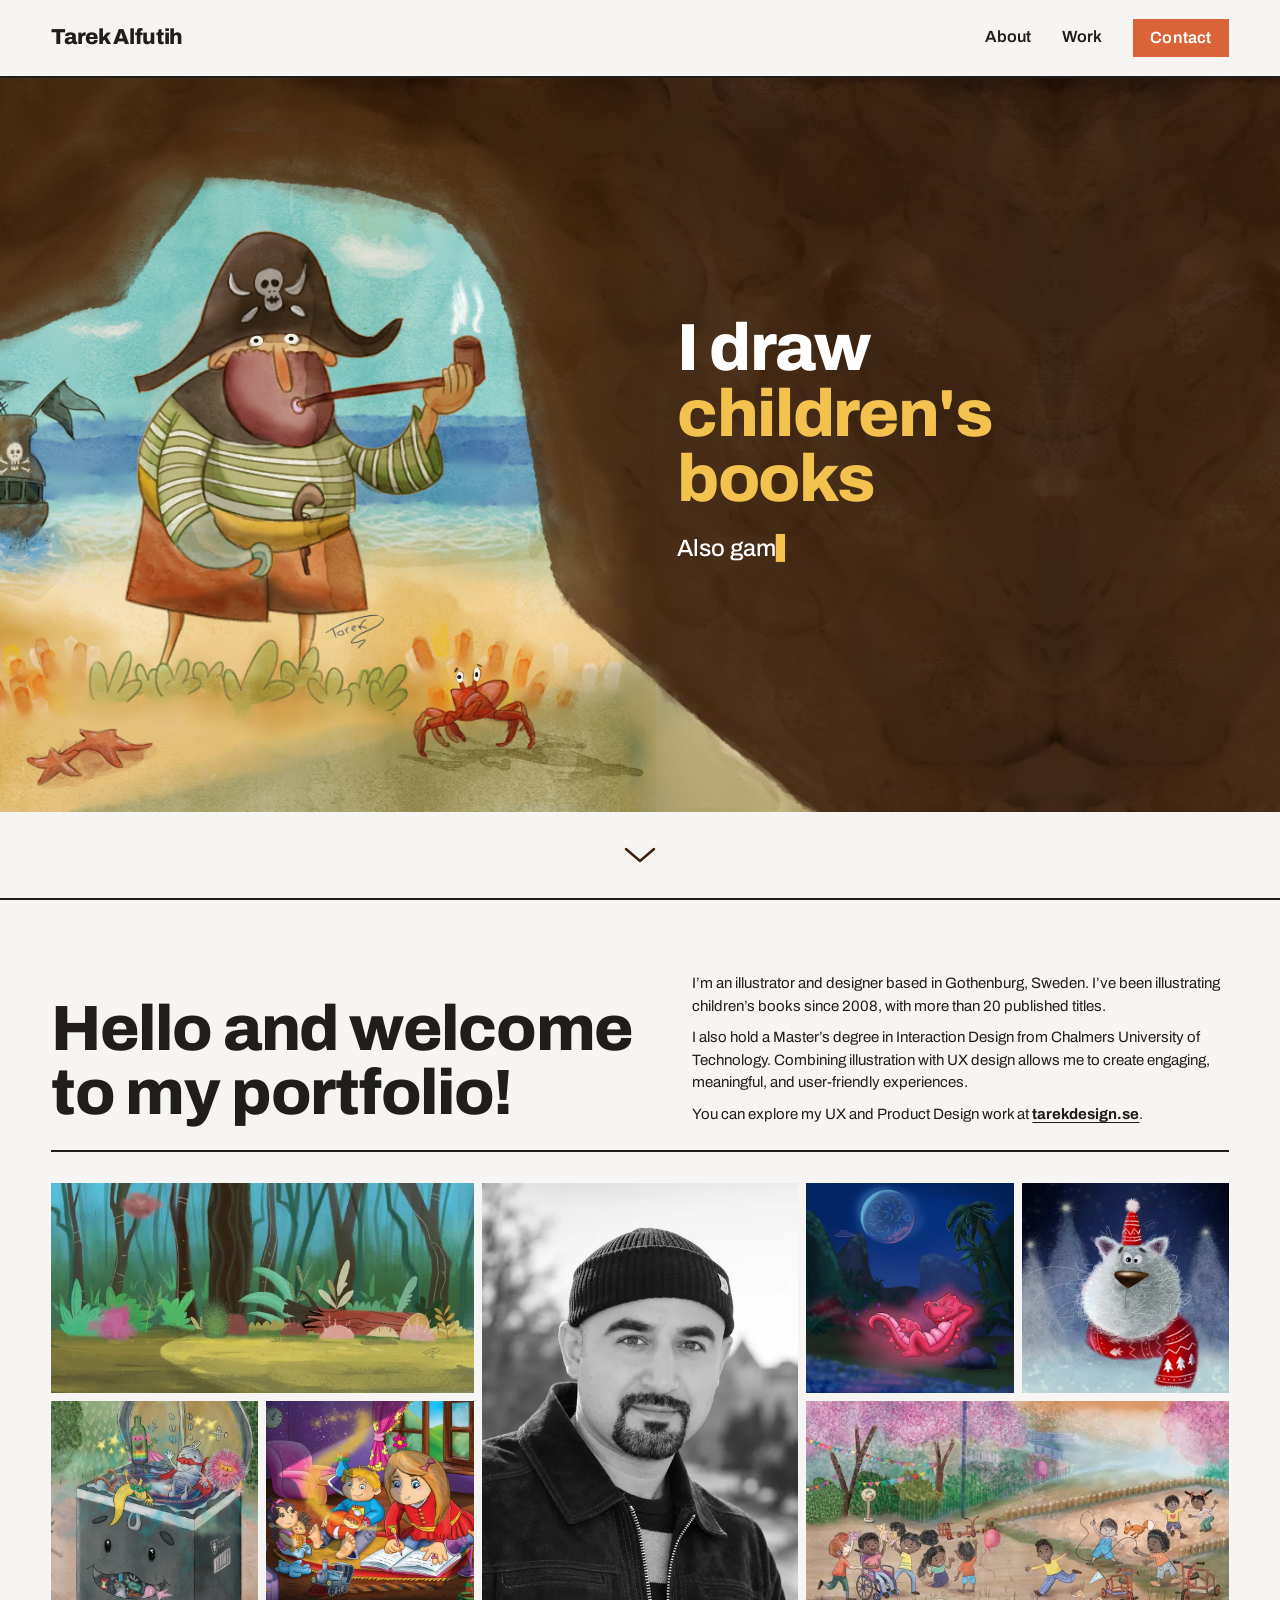
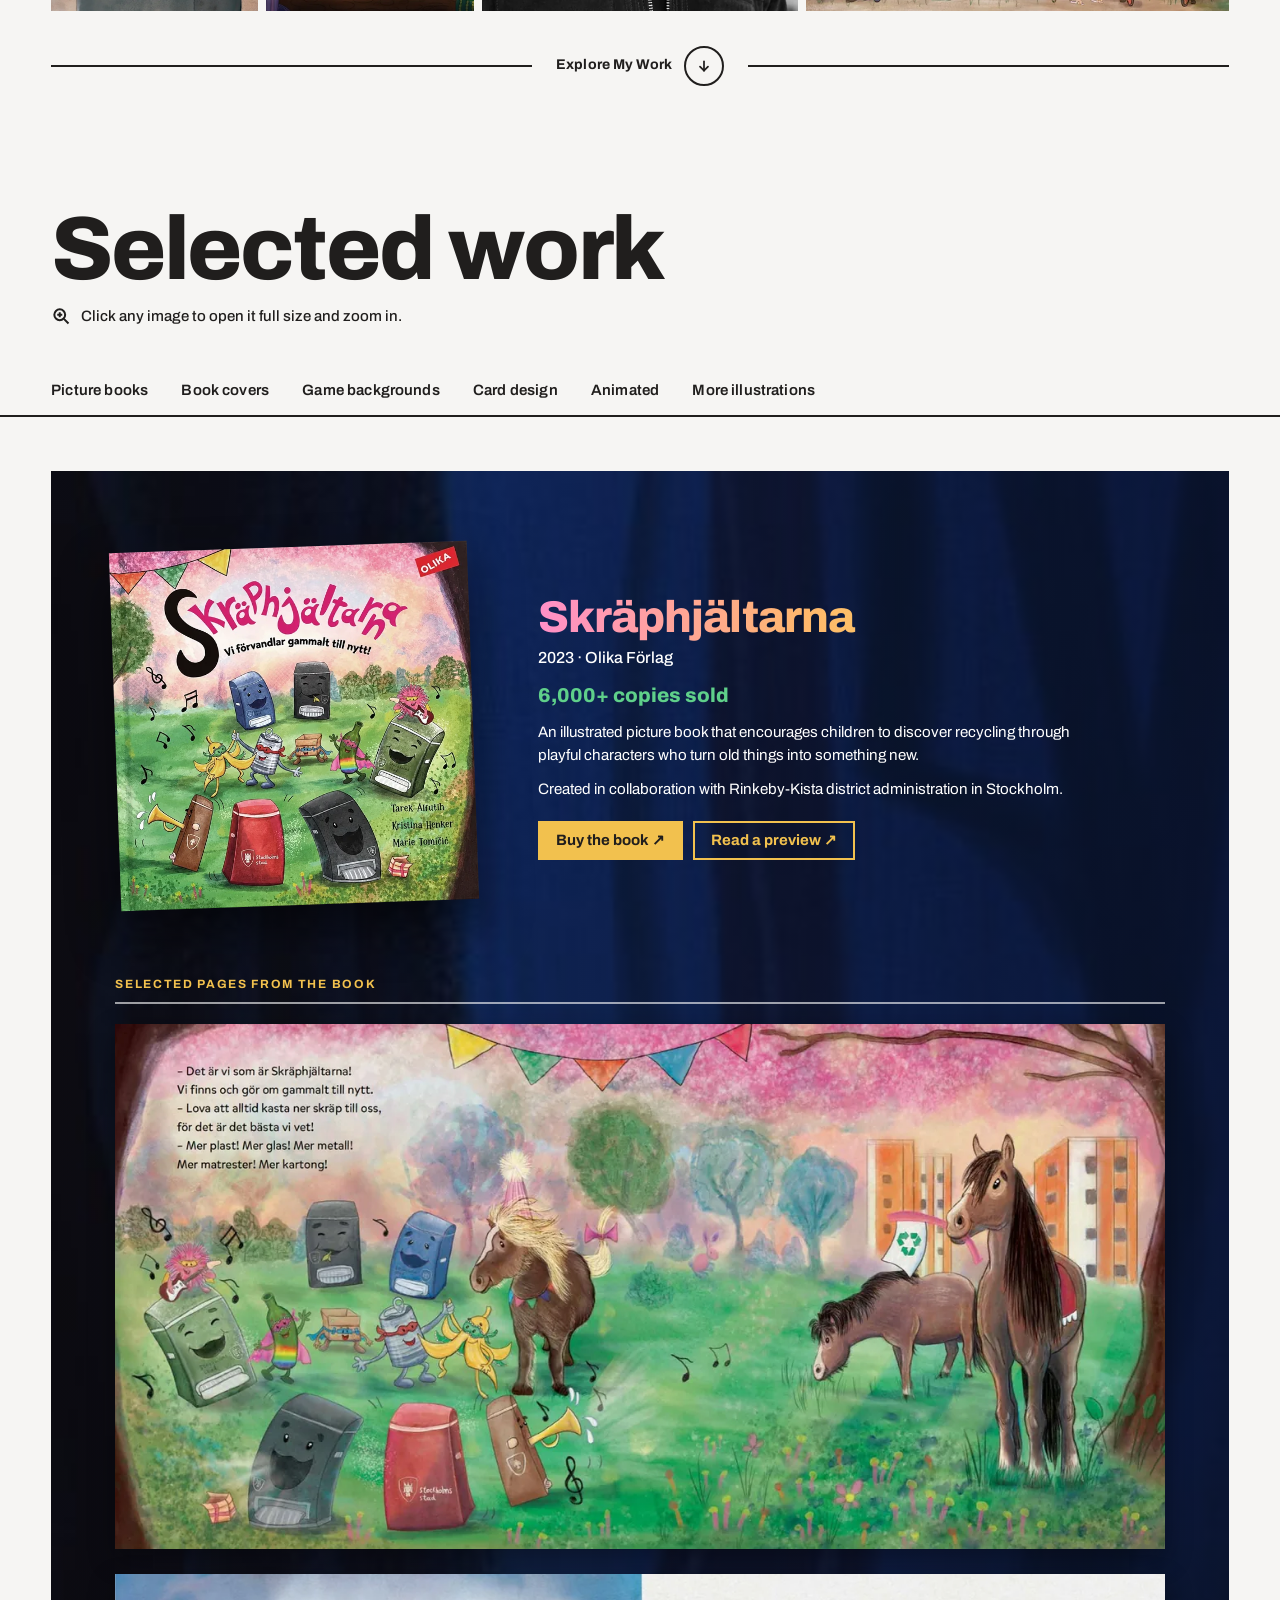
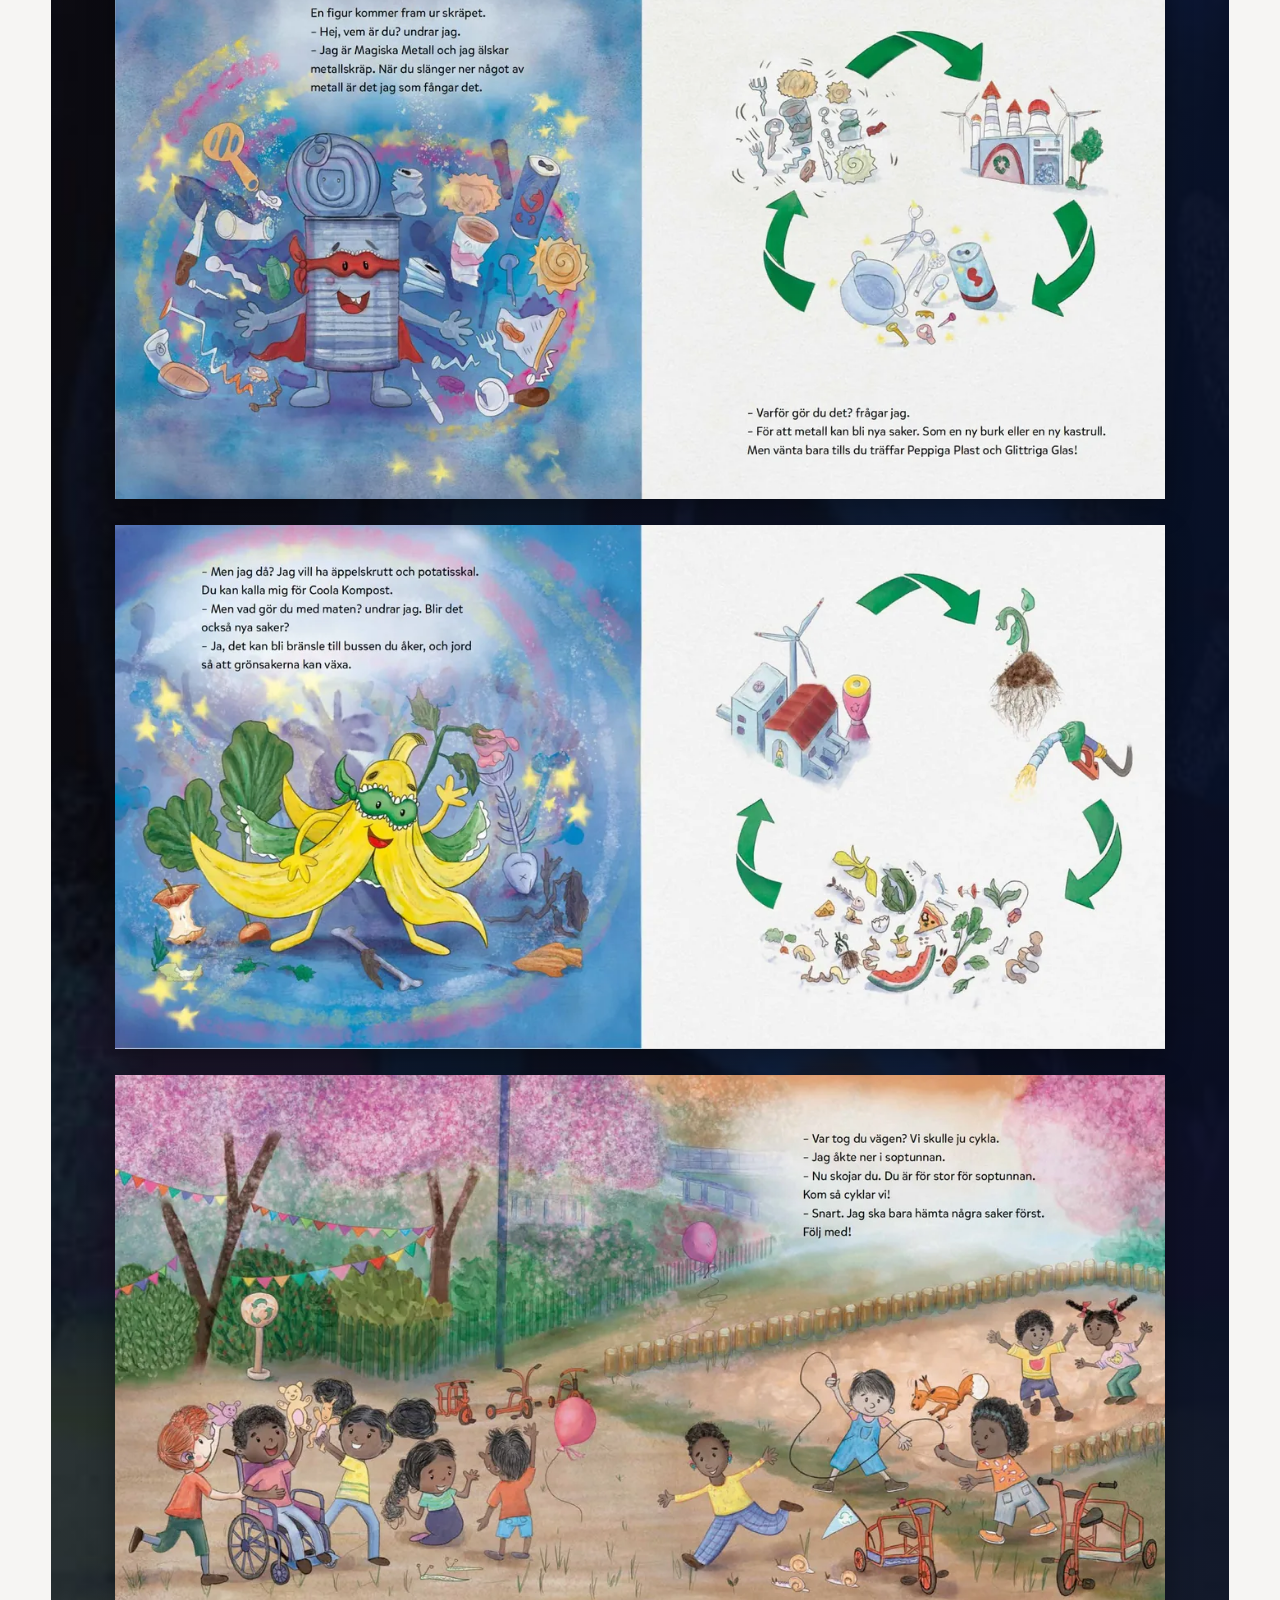
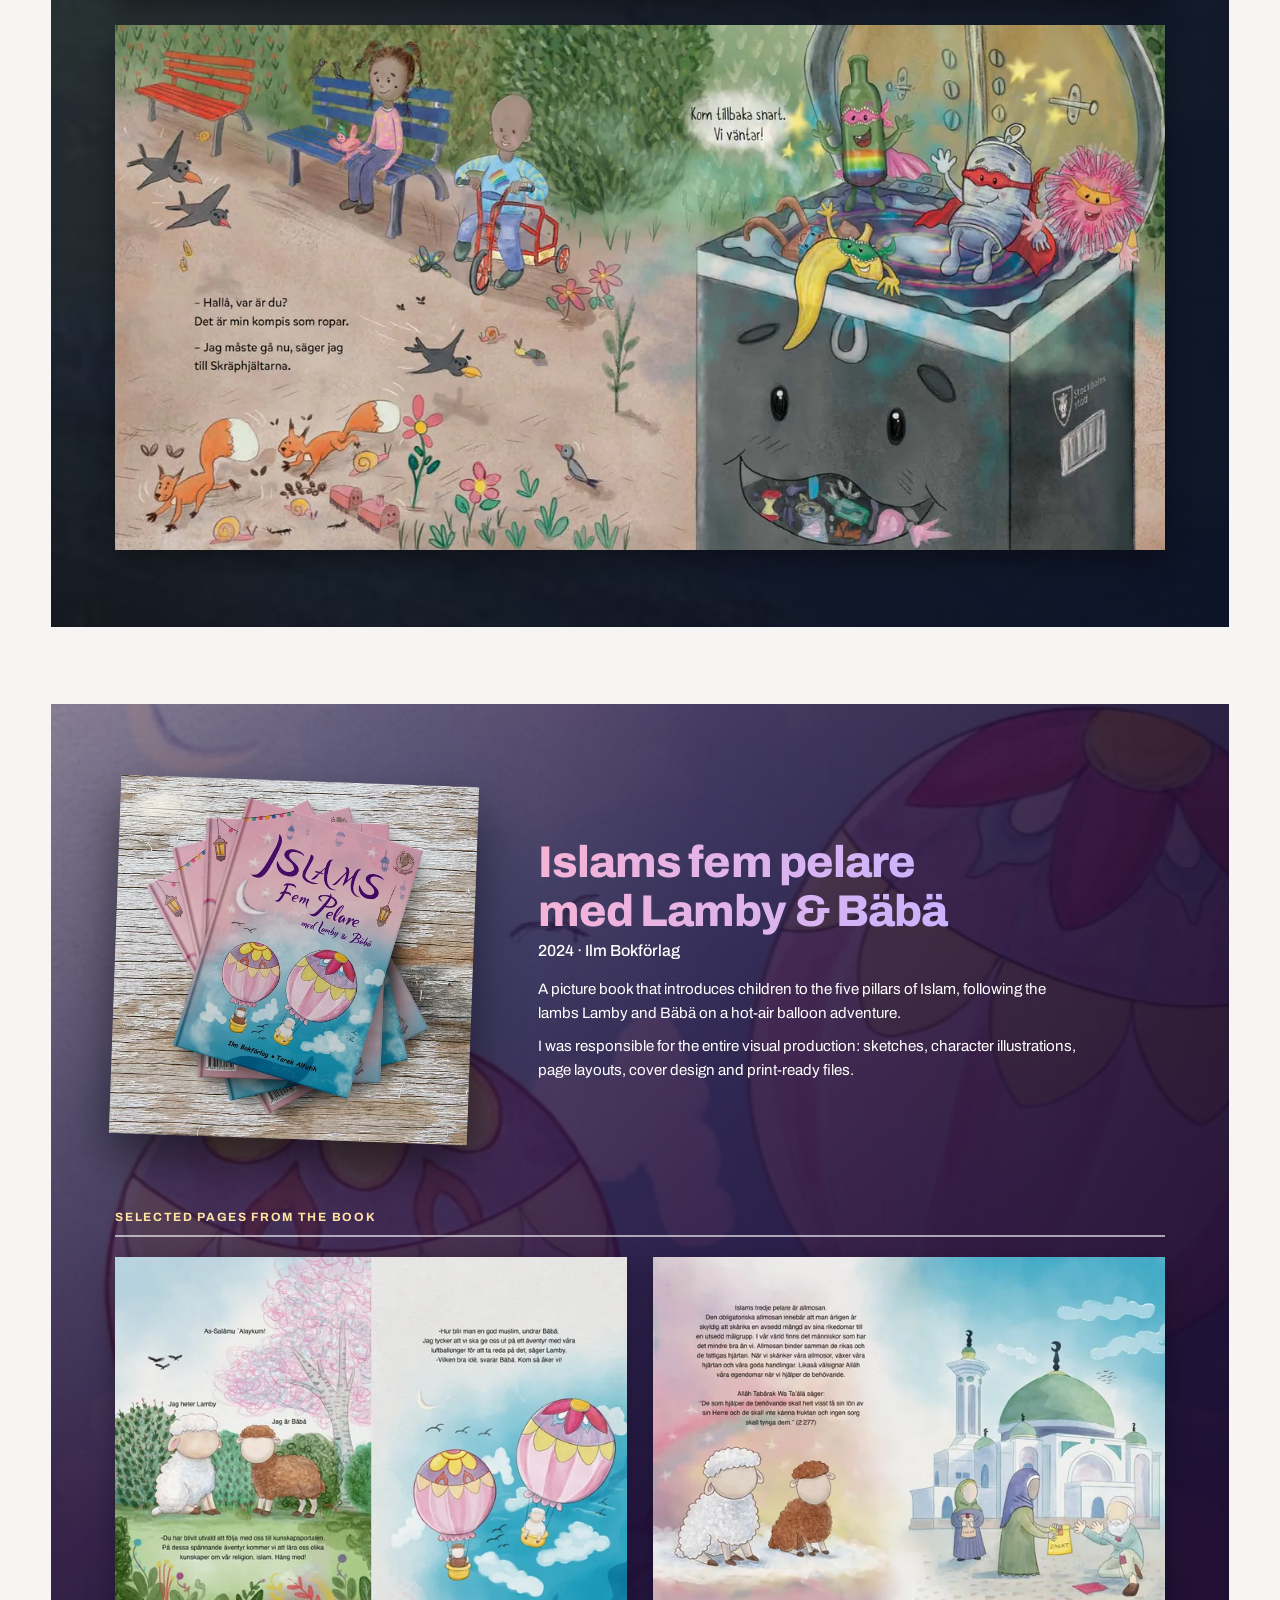
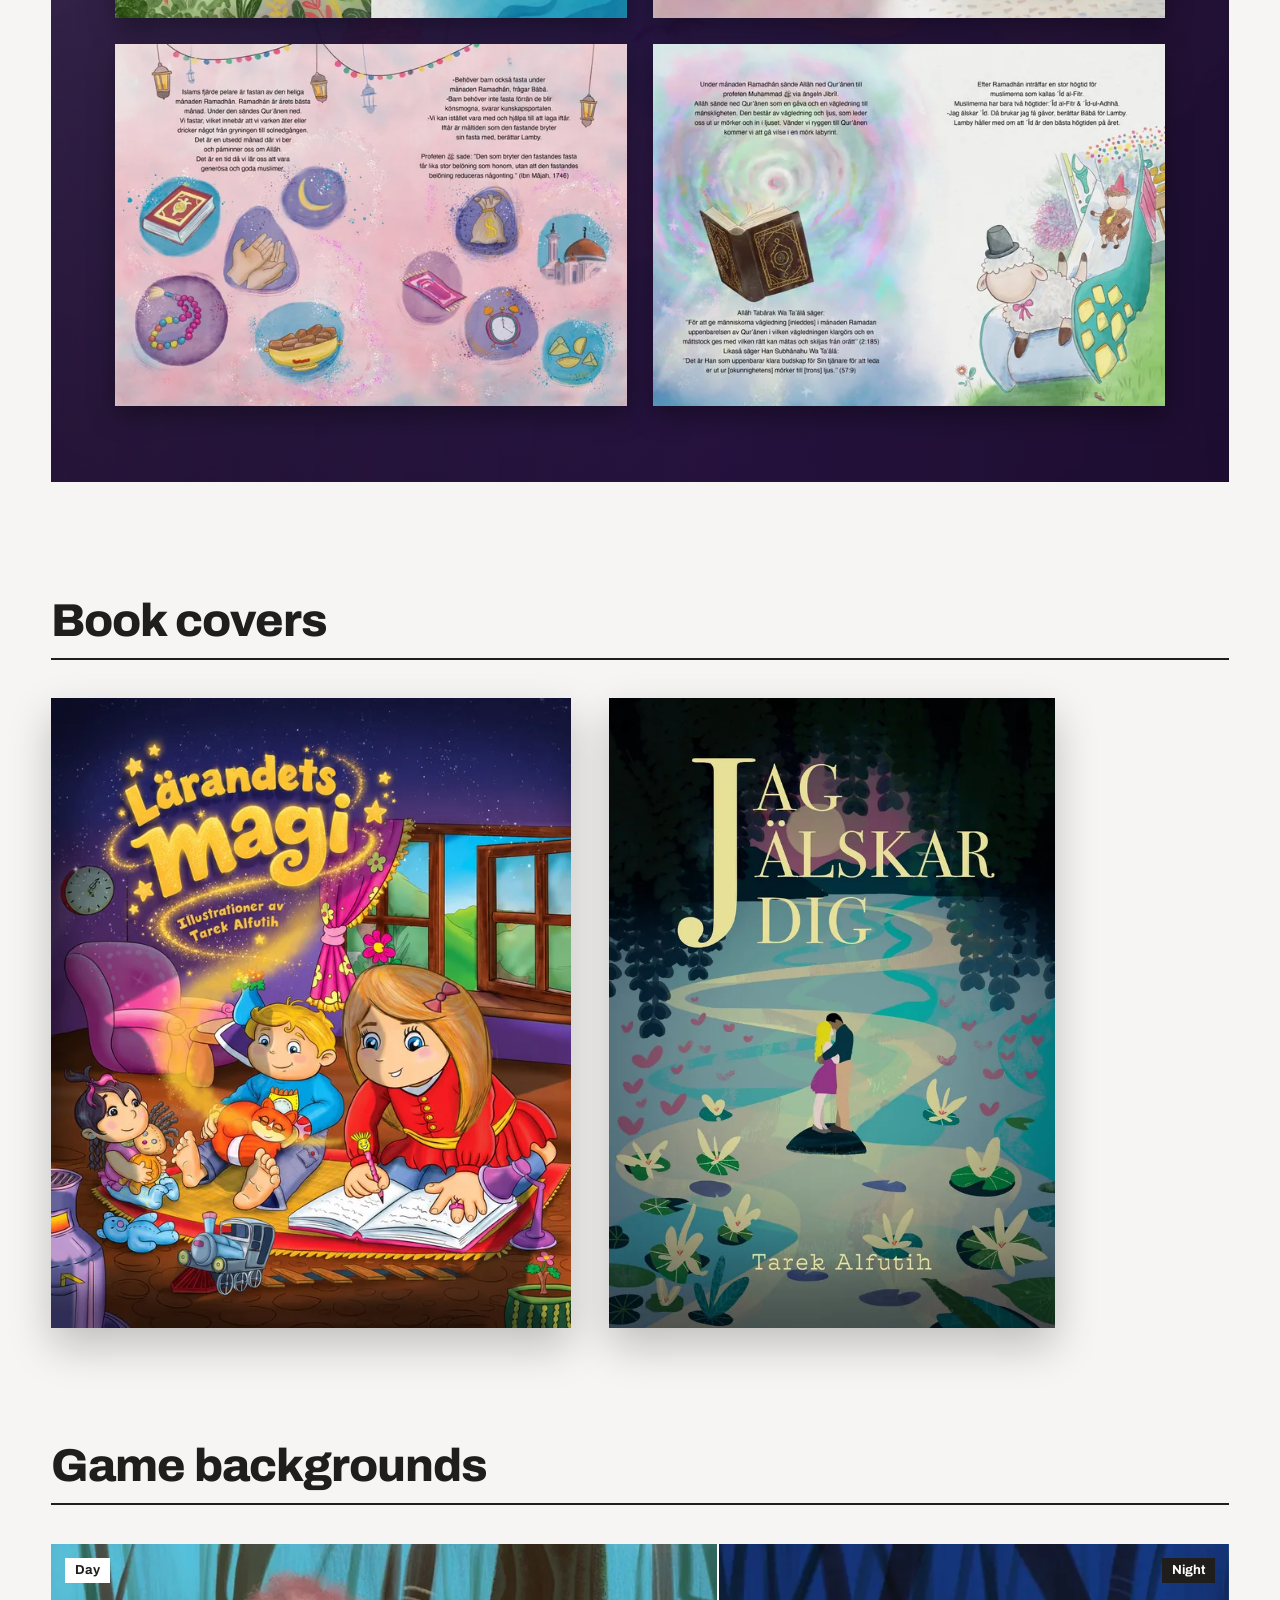
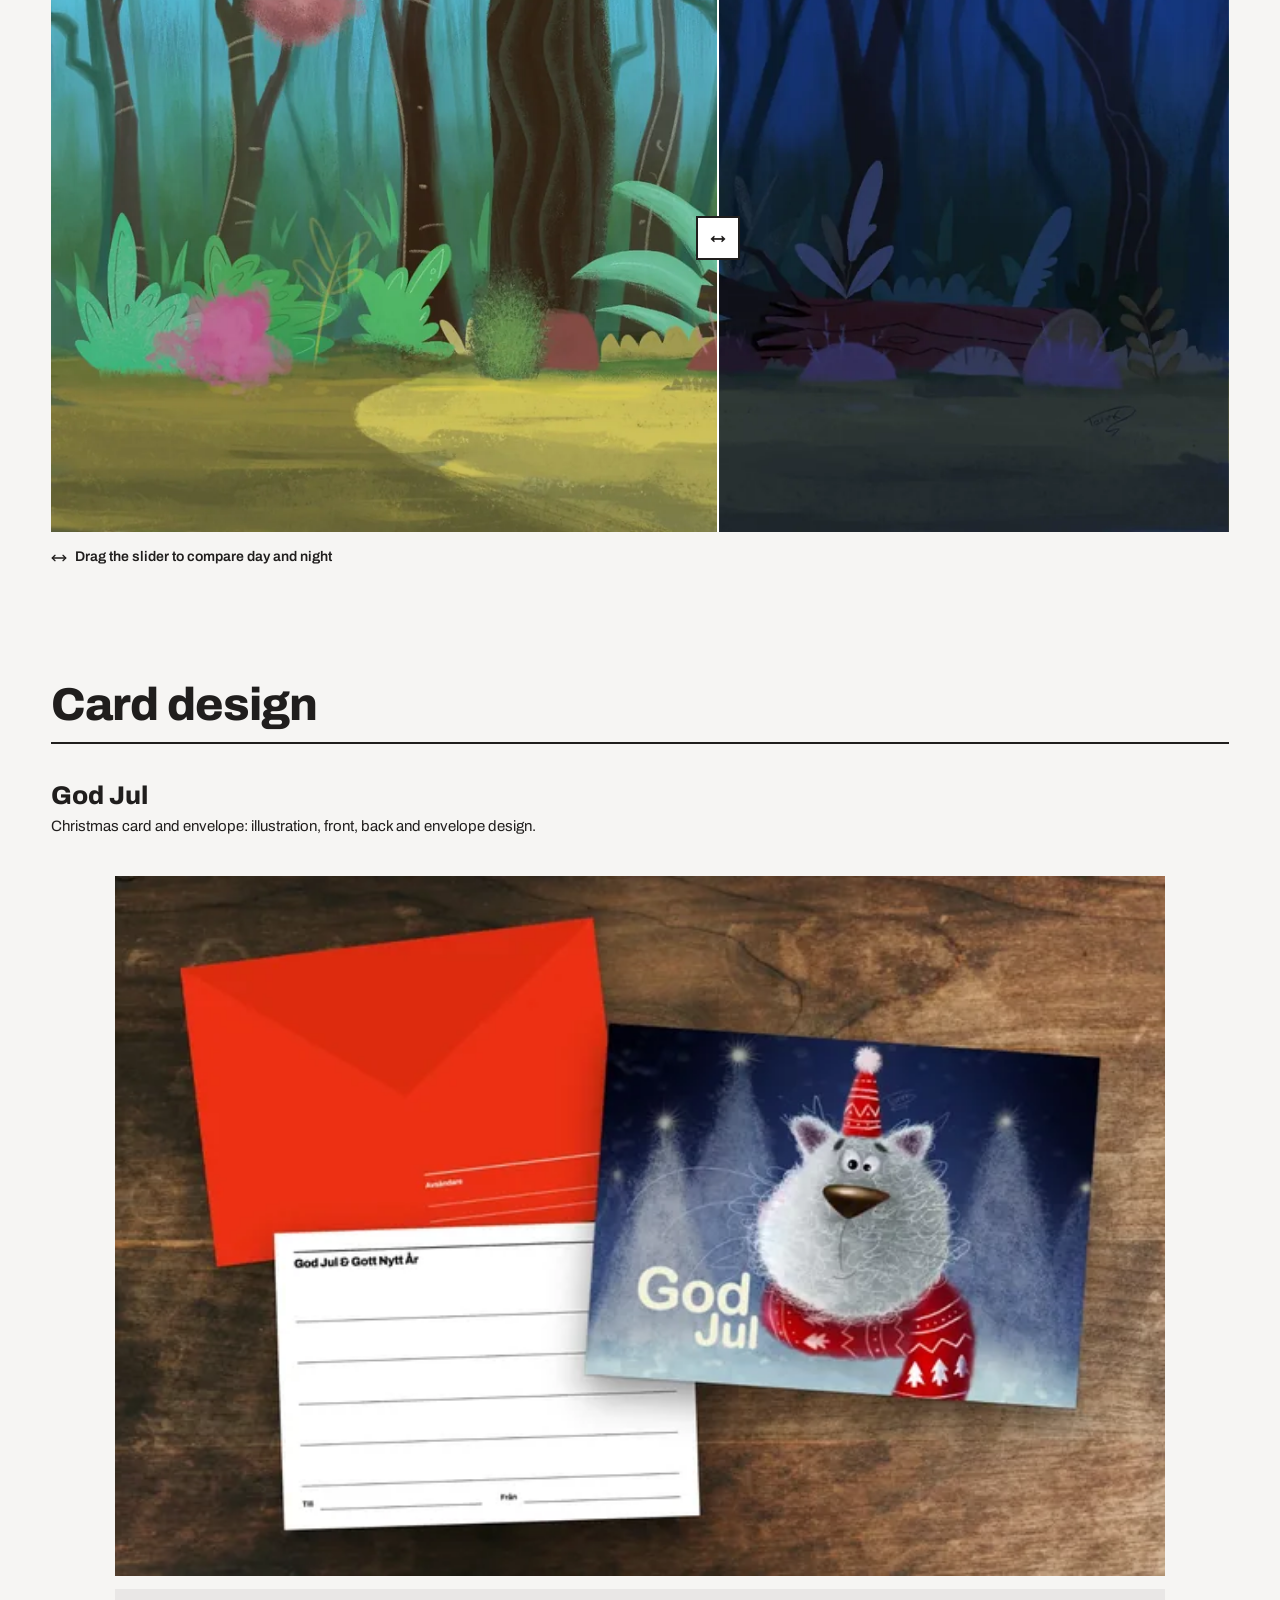
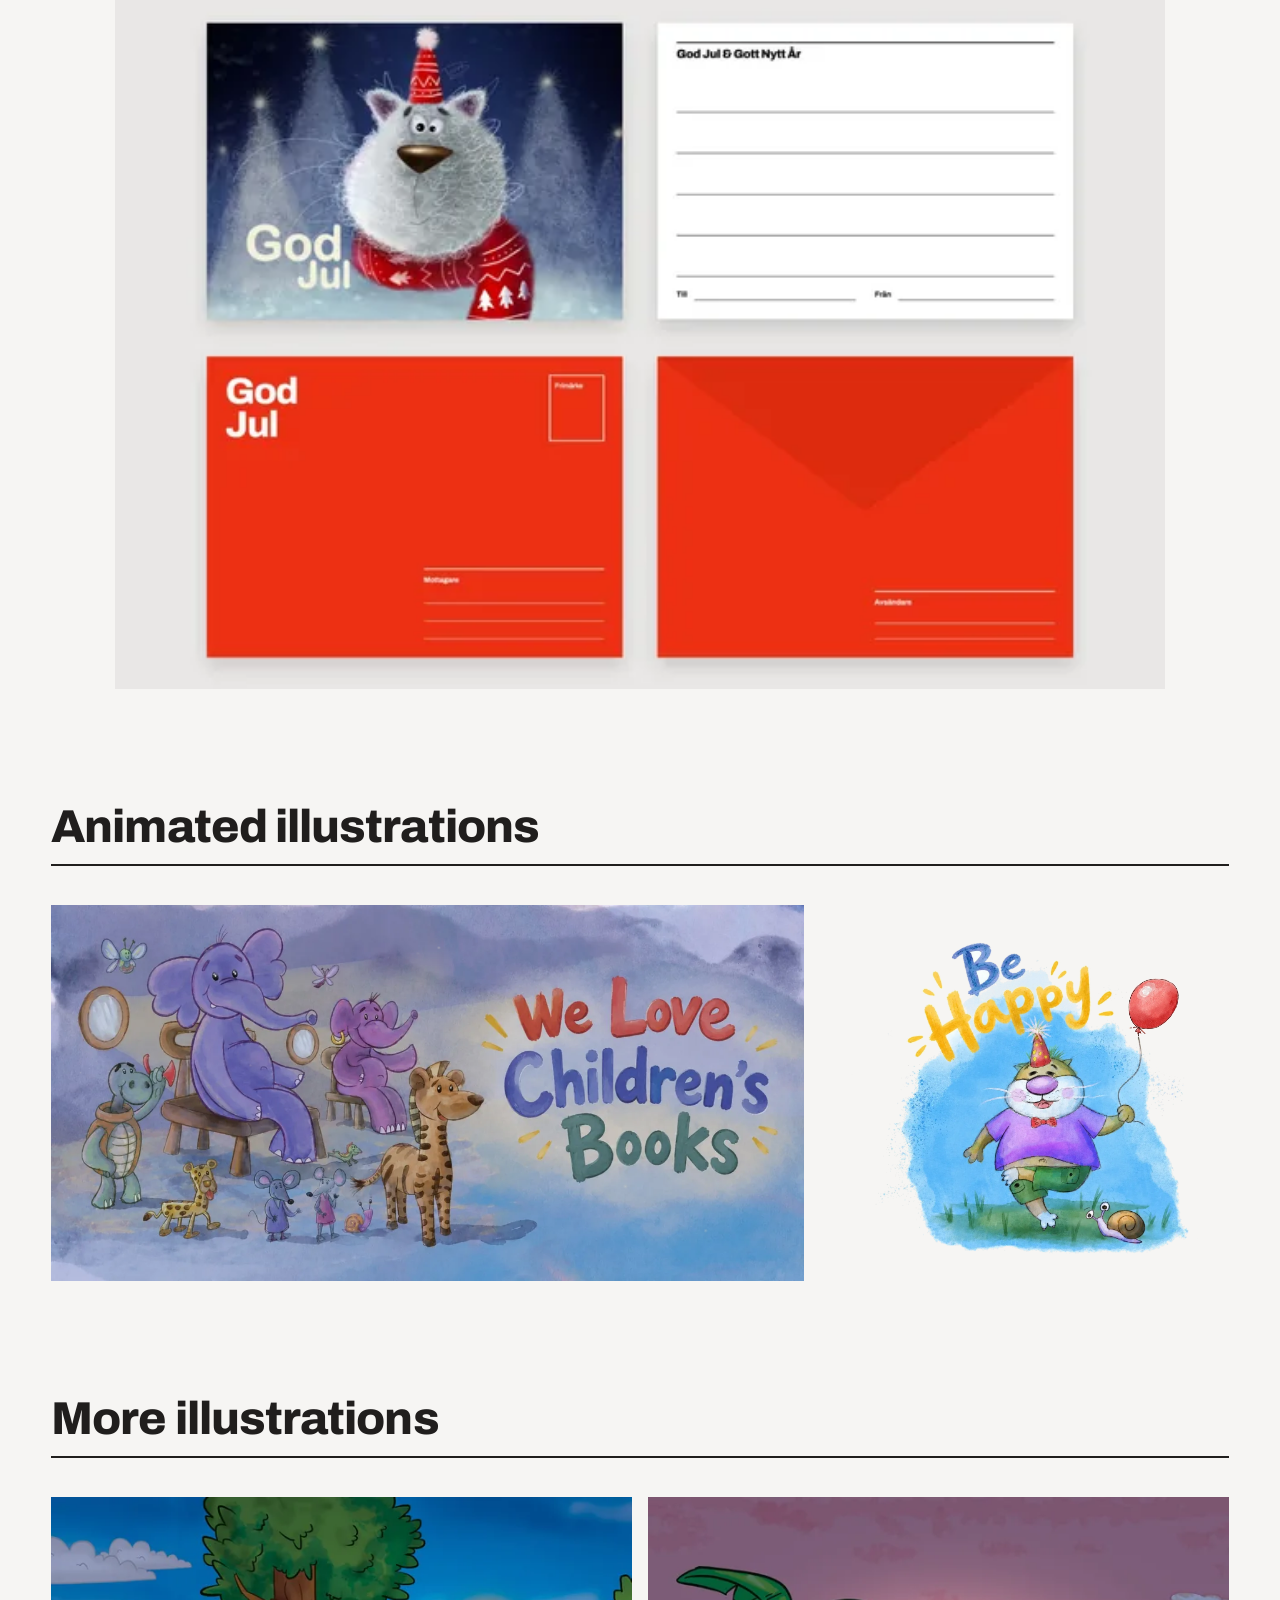
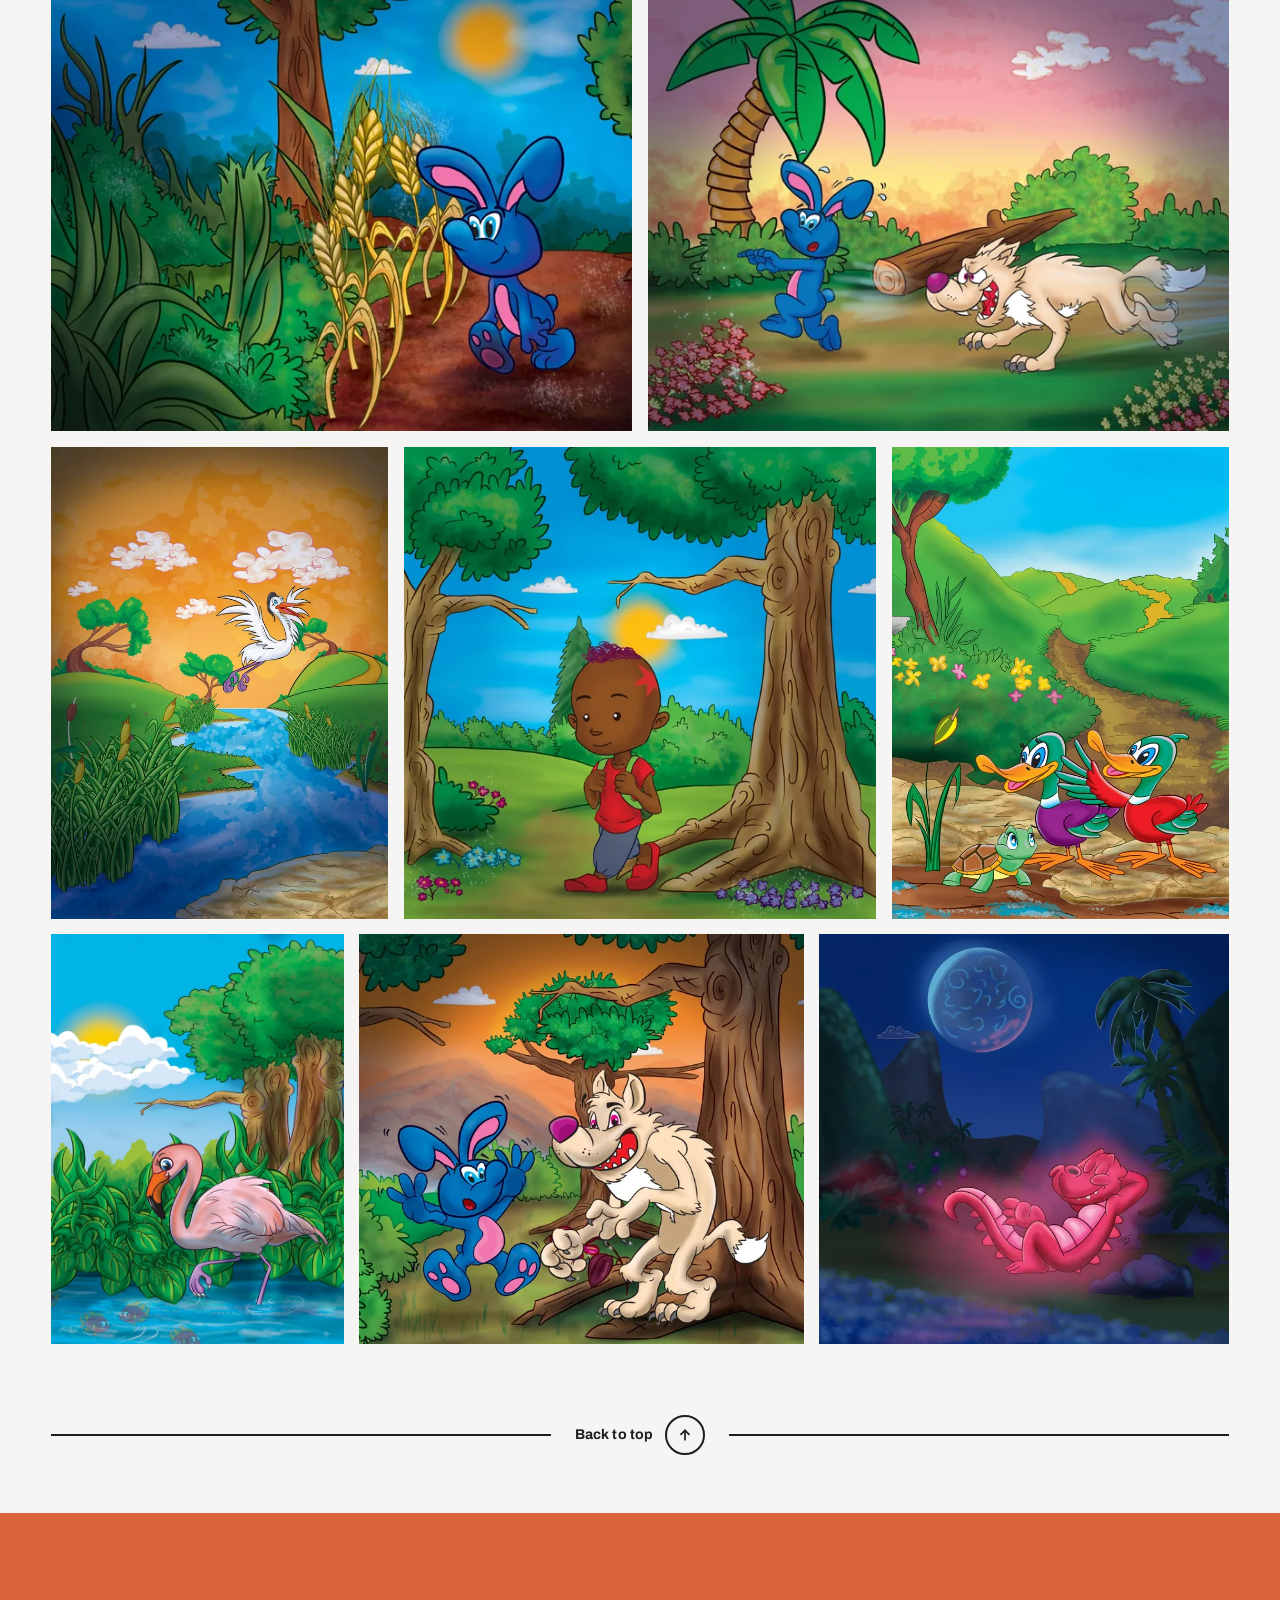
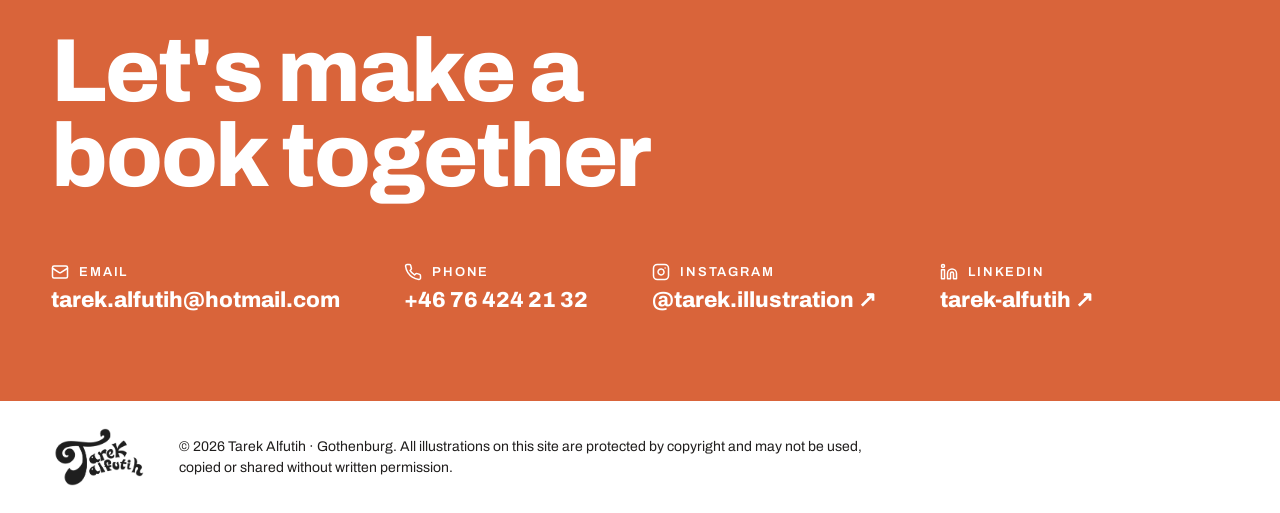
<file: index.html>
<!DOCTYPE html>
<html lang="en">
<head>
<meta charset="utf-8">
<meta name="viewport" content="width=device-width, initial-scale=1">
<title>Tarek Alfutih · Children's book illustrator</title>
<meta name="description" content="Tarek Alfutih is an illustrator and designer in Gothenburg, Sweden, illustrating children's books since 2008, with more than 20 published titles.">
<link rel="icon" href="images/logo.png">
<link rel="preconnect" href="https://fonts.googleapis.com">
<link rel="preconnect" href="https://fonts.gstatic.com" crossorigin>
<link rel="stylesheet" href="https://fonts.googleapis.com/css2?family=Archivo:wght@400;500;600;700;800&display=swap">
<script>
/* Pick the layout before first paint so the header and hero never flash at the wrong size. */
(function () {
  var vw = document.documentElement.clientWidth, vh = window.innerHeight, land = vw > vh;
  var bp = vw >= 1680 ? 0 : vw >= 1300 ? 1 : (vw >= 1000 || (land && vw >= 600)) ? 2 : vw >= 600 ? 3 : land ? 2 : 4;
  var r = document.documentElement;
  var fw = [1920, 1440, 1180, 820, 390][bp], z = Math.min(vw / fw, Math.max(1, vh / (fw * .5625)));
  r.setAttribute('data-bp', bp);
  r.style.setProperty('--z', z);
  r.style.setProperty('--hdrw', vw / z + 'px');
  r.style.setProperty('--hdr', Math.round([80, 80, 72, 72, 60][bp] * z) + 'px');
  /* Screens bigger than 1920x1080 (QHD, 4K, 8K): everything below the hero is zoomed by --s, the same
     factor as the header, so text, buttons and spacing grow with the pictures. Browsers differ in how
     zoom treats vw/vh and getBoundingClientRect, so measure once: --sv divides vw/vh inside the zoom
     only where the browser multiplies them, and data-zl marks rects reported unzoomed (Safari). */
  var k = window.__zk;
  if (!k) {
    var t = document.createElement('div');
    t.style.cssText = 'position:absolute;top:0;left:0;visibility:hidden;pointer-events:none';
    t.innerHTML = '<div style="position:absolute;top:0;left:0"><div style="zoom:2"><div style="width:100px;height:1px"></div></div></div>' +
      '<div style="position:absolute;top:0;left:0"><div style="zoom:2"><div style="width:10vw;height:1px"></div></div></div>';
    r.appendChild(t);
    var px = t.children[0].offsetWidth, v = t.children[1].offsetWidth, ten = vw / 10;
    k = window.__zk = { zoom: Math.abs(px - 200) < 3, vwMul: Math.abs(v - 2 * ten) < Math.abs(v - ten),
      local: t.children[0].firstChild.firstChild.getBoundingClientRect().width < 150 };
    r.removeChild(t);
  }
  window.__scale = function (vw, vh, bp, z) {
    var s = bp === 0 && k.zoom ? Math.max(1, Math.min(vw / 1920, vh / 1080)) : 1;
    r.style.setProperty('--s', s);
    r.style.setProperty('--sv', k.vwMul ? s : 1);
    if (k.local) r.setAttribute('data-zl', ''); else r.removeAttribute('data-zl');
    /* Logo and nav line up with the content edges (the CSS --gutter, in screen px, divided by the
       header zoom). Desktop, laptop and tablet landscape only; the other layouts already line up. */
    if (bp < 3) {
      var w = vw / s, h = vh / s, padx = Math.min(72, Math.max(20, w * .04));
      var g = Math.max(padx, (w - Math.max(1920, h * 1.7778)) / 2 + padx) * s;
      r.style.setProperty('--hdrpad', g / z + 'px');
    } else r.style.removeProperty('--hdrpad');
    return s;
  };
  window.__scale(vw, vh, bp, z);
})();
</script>
<link rel="stylesheet" href="css/site.css?v=f246844c">
</head>
<body>
<main id="top">

<div class="hdr">
  <div class="hdr-art">
    <div class="hdr-bar">
      <a href="#" class="hdr-logo" aria-label="Tarek Alfutih, back to top">Tarek Alfutih</a>
      <nav class="hdr-nav" aria-label="Main">
        <a href="#intro">About</a>
        <a href="#work">Work</a>
        <a href="#contact" class="hdr-cta">Contact</a>
      </nav>
      <button class="hdr-burger" type="button" aria-label="Menu" aria-expanded="false" aria-controls="hdr-menu"><span></span><span></span><span></span></button>
    </div>
    <nav class="hdr-menu" id="hdr-menu" aria-label="Main" hidden>
      <a href="#intro">About</a>
      <a href="#work">Work</a>
      <a href="#contact">Contact</a>
    </nav>
  </div>
</div>

<header class="hero" data-hero>
  <!-- js/hero.js builds the artboard for the current layout -->
</header>

<div class="hero-next zs">
  <button type="button" class="hero-next-btn" data-scroll-intro aria-label="Go to introduction" title="Go to introduction">
    <svg width="34" height="20" viewBox="0 0 34 20" fill="none" stroke="currentColor" stroke-width="2.5" stroke-linecap="round" stroke-linejoin="round" class="bob"><path d="M3 4l14 12L31 4"/></svg>
  </button>
</div>

<section id="intro" class="intro zs" aria-labelledby="intro-h">
  <div class="intro-top" data-intro>
    <h2 id="intro-h" data-anim="head"><span>Hello</span> <span>and</span> <span>welcome</span> <span>to</span> <span>my</span> <span>portfolio!</span></h2>
    <div class="intro-text" data-anim="para">
      <p>I’m an illustrator and designer based in Gothenburg, Sweden. I’ve been illustrating children’s books since 2008, with more than 20 published titles.</p>
      <p>I also hold a Master’s degree in Interaction Design from Chalmers University of Technology. Combining illustration with UX design allows me to create engaging, meaningful, and user-friendly experiences.</p>
      <p>You can explore my UX and Product Design work at <a href="https://tarekdesign.se" target="_blank" rel="noopener">tarekdesign.se</a>.</p>
    </div>
    <div class="intro-rule" data-anim="rule"></div>
  </div>

  <!-- Wide layouts: cropped 2.75:1 grid -->
  <div class="collage collage-wide" data-grid>
    <div class="cg-col">
      <div class="cg-cell"><img src="images/sw-forest.jpg" alt="Forest background" sizes="30vw" srcset="images/w/sw-forest-640.webp 640w, images/w/sw-forest-1200.webp 1200w"></div>
      <div class="cg-pair">
        <div class="cg-cell"><img src="images/sw-akvarel.jpg" alt="Skräphjältarna" sizes="15vw" srcset="images/w/sw-akvarel-640.webp 640w, images/w/sw-akvarel-1200.webp 1200w"></div>
        <div class="cg-cell"><img src="images/sw-maths.jpg" alt="Maths teaching material" sizes="15vw" srcset="images/w/sw-maths-640.webp 640w, images/w/sw-maths-1000.webp 1000w"></div>
      </div>
    </div>
    <div class="cg-cell cg-portrait"><img src="images/portrait.jpg" alt="Tarek Alfutih" sizes="25vw" srcset="images/w/portrait-640.webp 640w, images/w/portrait-1244.webp 1244w"></div>
    <div class="cg-col">
      <div class="cg-pair">
        <div class="cg-cell"><img src="images/sw-crocodile.jpg" alt="Crocodile at night" sizes="15vw" srcset="images/w/sw-crocodile-640.webp 640w, images/w/sw-crocodile-1000.webp 1000w"></div>
        <div class="cg-cell"><img src="images/sw-cat.jpg" alt="God Jul cat card" sizes="15vw" srcset="images/w/sw-cat-640.webp 640w, images/w/sw-cat-1200.webp 1200w"></div>
      </div>
      <div class="cg-cell"><img src="images/sw-redhair-hd.jpg" alt="Children playing in the park" sizes="30vw" srcset="images/w/sw-redhair-hd-640.webp 640w, images/w/sw-redhair-hd-1280.webp 1280w, images/w/sw-redhair-hd-1920.webp 1920w, images/w/sw-redhair-hd-3000.webp 3000w"></div>
    </div>
  </div>

  <!-- Tablet portrait: uncropped rows; the middle row is a grid with a large portrait -->
  <div class="collage collage-tp" data-grid>
    <div class="cr-row">
      <div class="cr-cell" style="--ar:2.0000"><img src="images/sw-forest.jpg" alt="Forest background" sizes="50vw" srcset="images/w/sw-forest-640.webp 640w, images/w/sw-forest-1200.webp 1200w"></div>
      <div class="cr-cell" style="--ar:1.9342"><img src="images/sw-redhair-hd.jpg" alt="Children playing in the park" sizes="50vw" srcset="images/w/sw-redhair-hd-640.webp 640w, images/w/sw-redhair-hd-1280.webp 1280w, images/w/sw-redhair-hd-1920.webp 1920w, images/w/sw-redhair-hd-3000.webp 3000w"></div>
    </div>
    <div class="cg2" style="grid-template-columns:minmax(0,1fr) minmax(0,2fr)">
      <div class="cg2-cell" style="grid-column:1;grid-row:1"><img src="images/sw-akvarel.jpg" alt="Skräphjältarna" style="aspect-ratio:1" sizes="25vw" srcset="images/w/sw-akvarel-640.webp 640w, images/w/sw-akvarel-1200.webp 1200w"></div>
      <div class="cg2-cell" style="grid-column:1;grid-row:2"><img src="images/sw-crocodile.jpg" alt="Crocodile at night" style="aspect-ratio:1" sizes="25vw" srcset="images/w/sw-crocodile-640.webp 640w, images/w/sw-crocodile-1000.webp 1000w"></div>
      <div class="cg2-cell cg-portrait cg2-fill" style="grid-column:2;grid-row:1 / span 2"><img src="images/portrait.jpg" alt="Tarek Alfutih" sizes="50vw" srcset="images/w/portrait-640.webp 640w, images/w/portrait-1244.webp 1244w"></div>
    </div>
    <div class="cr-row">
      <div class="cr-cell" style="--ar:1.0929"><img src="images/sw-maths.jpg" alt="Maths teaching material" sizes="50vw" srcset="images/w/sw-maths-640.webp 640w, images/w/sw-maths-1000.webp 1000w"></div>
      <div class="cr-cell" style="--ar:1.2072"><img src="images/sw-cat.jpg" alt="God Jul cat card" sizes="50vw" srcset="images/w/sw-cat-640.webp 640w, images/w/sw-cat-1200.webp 1200w"></div>
    </div>
  </div>

  <!-- Phone: portrait beside maths/cat, then forest + park -->
  <div class="collage collage-ph" data-grid>
    <div class="cg2" style="grid-template-columns:minmax(0,1.45fr) minmax(0,1fr)">
      <div class="cg2-cell cg-portrait cg2-fill" style="grid-column:1;grid-row:1 / span 2"><img src="images/portrait.jpg" alt="Tarek Alfutih" sizes="60vw" srcset="images/w/portrait-640.webp 640w, images/w/portrait-1244.webp 1244w"></div>
      <div class="cg2-cell" style="grid-column:2;grid-row:1"><img src="images/sw-maths.jpg" alt="Maths teaching material" style="aspect-ratio:1.0929" sizes="40vw" srcset="images/w/sw-maths-640.webp 640w, images/w/sw-maths-1000.webp 1000w"></div>
      <div class="cg2-cell" style="grid-column:2;grid-row:2"><img src="images/sw-cat.jpg" alt="God Jul cat card" style="aspect-ratio:1.2072" sizes="40vw" srcset="images/w/sw-cat-640.webp 640w, images/w/sw-cat-1200.webp 1200w"></div>
    </div>
    <div class="cr-row">
      <div class="cr-cell" style="--ar:2.0000"><img src="images/sw-forest.jpg" alt="Forest background" sizes="50vw" srcset="images/w/sw-forest-640.webp 640w, images/w/sw-forest-1200.webp 1200w"></div>
      <div class="cr-cell" style="--ar:1.9342"><img src="images/sw-redhair-hd.jpg" alt="Children playing in the park" sizes="50vw" srcset="images/w/sw-redhair-hd-640.webp 640w, images/w/sw-redhair-hd-1280.webp 1280w, images/w/sw-redhair-hd-1920.webp 1920w, images/w/sw-redhair-hd-3000.webp 3000w"></div>
    </div>
  </div>

  <div class="ruled-link">
    <span></span>
    <a href="#work" aria-label="Explore my work">Explore My Work<span class="circ"><svg width="16" height="16" viewBox="0 0 24 24" fill="none" stroke="currentColor" stroke-width="2.6" stroke-linecap="round" stroke-linejoin="round" class="bob"><path d="M12 5v14"/><path d="M6 13l6 6 6-6"/></svg></span></a>
    <span></span>
  </div>
</section>

<section id="work" class="work zs" aria-labelledby="work-h">
  <div class="work-head">
    <h2 id="work-h" class="h-xl">Selected work</h2>
    <p class="work-hint"><svg width="20" height="20" viewBox="0 0 24 24" fill="none" stroke="currentColor" stroke-width="2.4" aria-hidden="true"><circle cx="10.5" cy="10.5" r="6.5"/><path d="M15.5 15.5L21 21M10.5 7.5v6M7.5 10.5h6"/></svg>Click any image to open it full size and zoom in.</p>
  </div>

  <div class="cats" data-cats>
    <div class="cats-in">
      <nav class="cats-row" aria-label="Work categories">
        <button type="button" data-chip="picture-books">Picture books</button>
        <button type="button" data-chip="covers">Book covers</button>
        <button type="button" data-chip="backgrounds">Game backgrounds</button>
        <button type="button" data-chip="cards">Card design</button>
        <button type="button" data-chip="animated">Animated</button>
        <button type="button" data-chip="more">More illustrations</button>
      </nav>
    </div>
  </div>

  <div class="work-body">

    <section id="picture-books" class="cat" aria-label="Picture books">
      <div class="books">

        <article class="book book-sk">
          <div class="book-sk-bg" aria-hidden="true"></div>
          <div class="book-top">
            <img data-zoom src="images/skraphjaltarna-cover.png" alt="Skräphjältarna book cover" class="book-cover" style="--rot:-2deg" sizes="(max-width:800px) 80vw, 28vw" srcset="images/w/skraphjaltarna-cover-640.webp 640w, images/w/skraphjaltarna-cover-1254.webp 1254w">
            <div class="book-info">
              <div class="book-title">
                <h3 class="rainbow">Skräphjältarna</h3>
                <span>2023 · Olika Förlag</span>
              </div>
              <span class="book-sold">6,000+ copies sold</span>
              <div class="book-copy">
                <p>An illustrated picture book that encourages children to discover recycling through playful characters who turn old things into something new.</p>
                <p class="not-phone">Created in collaboration with Rinkeby-Kista district administration in Stockholm.</p>
              </div>
              <div class="book-btns">
                <a href="https://olika.nu/products/skraphjaltarna" target="_blank" rel="noopener" class="btn-fill">Buy the book ↗&#xFE0E;</a>
                <a href="https://cdn.shopify.com/s/files/1/0553/0694/4572/files/skraphjaltarna_PROVLAS.pdf" target="_blank" rel="noopener" class="btn-line">Read a preview ↗&#xFE0E;</a>
              </div>
            </div>
          </div>
          <div class="book-pages">
            <span class="eyebrow" style="color:#f2c14e">Selected pages from the book</span>
            <div class="spreads">
              <img data-zoom src="images/sk-spread-party.jpg" alt="Skräphjältarna party in the meadow" loading="lazy" srcset="images/w/sk-spread-party-640.webp 640w, images/w/sk-spread-party-1280.webp 1280w, images/w/sk-spread-party-1920.webp 1920w, images/w/sk-spread-party-2000.webp 2000w" sizes="100vw">
              <img data-zoom src="images/sk-spread-metal.jpg" alt="Magiska Metall and the metal cycle" loading="lazy" srcset="images/w/sk-spread-metal-640.webp 640w, images/w/sk-spread-metal-1280.webp 1280w, images/w/sk-spread-metal-1920.webp 1920w, images/w/sk-spread-metal-2000.webp 2000w" sizes="100vw">
              <img data-zoom src="images/sk-spread-compost.jpg" alt="Coola Kompost and the food-waste cycle" loading="lazy" srcset="images/w/sk-spread-compost-640.webp 640w, images/w/sk-spread-compost-1280.webp 1280w, images/w/sk-spread-compost-1920.webp 1920w, images/w/sk-spread-compost-2000.webp 2000w" sizes="100vw">
              <img data-zoom src="images/sk-spread-redhair.jpg" alt="Children playing together in the park" loading="lazy" srcset="images/w/sk-spread-redhair-640.webp 640w, images/w/sk-spread-redhair-1280.webp 1280w, images/w/sk-spread-redhair-1920.webp 1920w, images/w/sk-spread-redhair-2400.webp 2400w" sizes="100vw">
              <img data-zoom src="images/sk-spread-park.jpg" alt="Saying goodbye to Skräphjältarna in the park" loading="lazy" srcset="images/w/sk-spread-park-640.webp 640w, images/w/sk-spread-park-1280.webp 1280w, images/w/sk-spread-park-1920.webp 1920w, images/w/sk-spread-park-2000.webp 2000w" sizes="100vw">
            </div>
          </div>
        </article>

        <article class="book book-isl">
          <div class="book-isl-bg" aria-hidden="true"></div>
          <div class="book-top">
            <img data-zoom src="images/islams-front-web.jpg" alt="Islams fem pelare med Lamby &amp; Bäbä book cover" class="book-cover" style="--rot:2deg" loading="lazy" sizes="(max-width:800px) 80vw, 28vw" srcset="images/w/islams-front-web-640.webp 640w, images/w/islams-front-web-1280.webp 1280w, images/w/islams-front-web-1596.webp 1596w">
            <div class="book-info">
              <div class="book-title">
                <h3 class="rainbow rainbow-isl">Islams fem pelare med Lamby &amp; Bäbä</h3>
                <span>2024 · Ilm Bokförlag</span>
              </div>
              <div class="book-copy">
                <p>A picture book that introduces children to the five pillars of Islam, following the lambs Lamby and Bäbä on a hot-air balloon adventure.</p>
                <p>I was responsible for the entire visual production: sketches, character illustrations, page layouts, cover design and print-ready files.</p>
              </div>
            </div>
          </div>
          <div class="book-pages">
            <span class="eyebrow" style="color:#ffe3a3">Selected pages from the book</span>
            <div class="isl-grid">
              <img data-zoom src="images/islams-p3.jpg" alt="Lamby and Bäbä introduce themselves" loading="lazy" sizes="(max-width:800px) 100vw, 45vw" srcset="images/w/islams-p3-640.webp 640w, images/w/islams-p3-1280.webp 1280w, images/w/islams-p3-1920.webp 1920w, images/w/islams-p3-2000.webp 2000w">
              <img data-zoom src="images/islams-p8.jpg" alt="The third pillar: almsgiving" loading="lazy" sizes="(max-width:800px) 100vw, 45vw" srcset="images/w/islams-p8-640.webp 640w, images/w/islams-p8-1280.webp 1280w, images/w/islams-p8-1920.webp 1920w, images/w/islams-p8-2000.webp 2000w">
              <img data-zoom src="images/islams-p9.jpg" alt="The fourth pillar: fasting in Ramadan" loading="lazy" sizes="(max-width:800px) 100vw, 45vw" srcset="images/w/islams-p9-640.webp 640w, images/w/islams-p9-1280.webp 1280w, images/w/islams-p9-1920.webp 1920w, images/w/islams-p9-2000.webp 2000w">
              <img data-zoom src="images/islams-p10.jpg" alt="The Qur'an and Eid al-Fitr" loading="lazy" sizes="(max-width:800px) 100vw, 45vw" srcset="images/w/islams-p10-640.webp 640w, images/w/islams-p10-1280.webp 1280w, images/w/islams-p10-1920.webp 1920w, images/w/islams-p10-2000.webp 2000w">
            </div>
          </div>
        </article>

      </div>
    </section>

    <section id="covers" class="cat" aria-labelledby="covers-h">
      <h2 id="covers-h" class="h-sub">Book covers</h2>
      <div class="covers">
        <div class="cover-magi" data-zoom-src="images/larandets-magi-cover.jpg" data-zoom-alt="Lärandets magi, book cover">
          <div class="anim" data-anim-piece="magi">
            <img src="images/larandets-magi-cover.jpg" alt="Lärandets magi, book cover illustrated by Tarek Alfutih" loading="lazy" sizes="(max-width:800px) 100vw, 40vw" srcset="images/w/larandets-magi-cover-640.webp 640w, images/w/larandets-magi-cover-1139.webp 1139w">
            <canvas aria-hidden="true"></canvas>
          </div>
        </div>
        <img data-zoom src="images/cv-jag-alskar-dig.jpg" alt="Jag älskar dig book cover" class="cover-jag" loading="lazy" sizes="(max-width:800px) 100vw, 40vw" srcset="images/w/cv-jag-alskar-dig-640.webp 640w, images/w/cv-jag-alskar-dig-1273.webp 1273w">
      </div>
    </section>

    <section id="backgrounds" class="cat" aria-labelledby="bg-h">
      <h2 id="bg-h" class="h-sub">Game backgrounds</h2>
      <figure class="compare-fig">
      <div class="compare" data-compare style="--split:50%">
        <img src="images/bg-forest-day.jpg" alt="Forest background, day" loading="lazy" srcset="images/w/bg-forest-day-640.webp 640w, images/w/bg-forest-day-1280.webp 1280w, images/w/bg-forest-day-1800.webp 1800w" sizes="100vw">
        <img src="images/bg-forest-night.jpg" alt="Forest background, night" loading="lazy" class="compare-night" srcset="images/w/bg-forest-night-640.webp 640w, images/w/bg-forest-night-1280.webp 1280w, images/w/bg-forest-night-1800.webp 1800w" sizes="100vw">
        <div class="compare-line" aria-hidden="true"><div>↔</div></div>
        <span class="compare-tag compare-day" aria-hidden="true">Day</span>
        <span class="compare-tag compare-nt" aria-hidden="true">Night</span>
        <input type="range" min="0" max="100" value="50" aria-label="Compare day and night">
      </div>
      <figcaption class="compare-cap"><svg width="16" height="16" viewBox="0 0 24 24" fill="none" stroke="currentColor" stroke-width="2" stroke-linecap="round" stroke-linejoin="round" aria-hidden="true"><polyline points="18 8 22 12 18 16"/><polyline points="6 8 2 12 6 16"/><line x1="2" x2="22" y1="12" y2="12"/></svg>Drag the slider to compare day and night</figcaption>
      </figure>
    </section>

    <section id="cards" class="cat" aria-labelledby="cards-h">
      <h2 id="cards-h" class="h-sub">Card design</h2>
      <div class="card-head">
        <h3>God Jul</h3>
        <span>Christmas card and envelope: illustration, front, back and envelope design.</span>
      </div>
      <div class="cards">
        <img data-zoom src="images/xm-mockup-1-wood-table.jpg" alt="God Jul card and envelope on a wooden table" loading="lazy" sizes="50vw" style="background:#5a3b26" srcset="images/w/xm-mockup-1-wood-table-640.webp 640w, images/w/xm-mockup-1-wood-table-1280.webp 1280w, images/w/xm-mockup-1-wood-table-1600.webp 1600w">
        <img data-zoom src="images/xm-mockup-2-set.jpg" alt="Card front, card back, envelope front and envelope back" loading="lazy" sizes="50vw" style="background:#e8e6e4" srcset="images/w/xm-mockup-2-set-640.webp 640w, images/w/xm-mockup-2-set-1280.webp 1280w, images/w/xm-mockup-2-set-1600.webp 1600w">
      </div>
    </section>

    <section id="animated" class="cat" aria-labelledby="anim-h">
      <h2 id="anim-h" class="h-sub">Animated illustrations</h2>
      <div class="anim-row">
      <figure class="anim-fig anim-friends" data-zoom-src="images/we-love-books.jpg" data-zoom-alt="Animal friends">
        <div class="anim" data-anim-piece="friends">
          <img src="images/we-love-books.jpg" alt="We Love Children's Books: animal friends gathered on chairs, illustrated by Tarek Alfutih" loading="lazy" srcset="images/w/we-love-books-640.webp 640w, images/w/we-love-books-1280.webp 1280w, images/w/we-love-books-1800.webp 1800w" sizes="100vw">
          <canvas aria-hidden="true"></canvas>
        </div>
      </figure>
      <figure class="anim-fig anim-happy" data-zoom-src="images/be-happy-anim.jpg" data-zoom-alt="Be Happy">
        <div class="anim" data-anim-piece="happy">
          <img src="images/be-happy-cutout.png" alt="Be Happy: a cheerful hamster in a party hat holding a red balloon, illustrated by Tarek Alfutih" loading="lazy" srcset="images/w/be-happy-cutout-640.webp 640w, images/w/be-happy-cutout-1280.webp 1280w, images/w/be-happy-cutout-1293.webp 1293w" sizes="100vw">
          <canvas aria-hidden="true"></canvas>
        </div>
      </figure>
      </div>
    </section>

    <section id="more" class="cat" aria-labelledby="more-h">
      <h2 id="more-h" class="h-sub">More illustrations</h2>
      <div class="more more-wide">
        <div class="more-row" style="--sum:2.174;--gaps:1">
          <img data-zoom src="images/br-wheat.jpg" alt="Blue rabbit in the wheat field" loading="lazy" style="--ar:1.087;aspect-ratio:1800/1656" sizes="(max-width:600px) 100vw, 50vw" srcset="images/w/br-wheat-640.webp 640w, images/w/br-wheat-1280.webp 1280w, images/w/br-wheat-1800.webp 1800w">
          <img data-zoom src="images/br-palm.jpg" alt="Blue rabbit running from the wolf" loading="lazy" style="--ar:1.087;aspect-ratio:1800/1656" sizes="(max-width:600px) 100vw, 50vw" srcset="images/w/br-palm-640.webp 640w, images/w/br-palm-1280.webp 1280w, images/w/br-palm-1800.webp 1800w">
        </div>
        <div class="more-row" style="--sum:2.428;--gaps:2">
          <img data-zoom src="images/ani-stork.jpg" alt="Stork flying over the river" loading="lazy" style="--ar:.714;aspect-ratio:1286/1800" sizes="(max-width:600px) 50vw, 33vw" srcset="images/w/ani-stork-640.webp 640w, images/w/ani-stork-1280.webp 1280w, images/w/ani-stork-1286.webp 1286w">
          <img data-zoom src="images/ani-boy-forest.jpg" alt="A boy with a backpack walking through the forest" loading="lazy" style="--ar:1;aspect-ratio:1600/1600" sizes="(max-width:600px) 50vw, 33vw" srcset="images/w/ani-boy-forest-640.webp 640w, images/w/ani-boy-forest-1280.webp 1280w, images/w/ani-boy-forest-1600.webp 1600w">
          <img data-zoom src="images/ani-ducks.jpg" alt="Two ducks and a turtle" loading="lazy" style="--ar:.714;aspect-ratio:1286/1800" sizes="(max-width:600px) 50vw, 33vw" srcset="images/w/ani-ducks-640.webp 640w, images/w/ani-ducks-1280.webp 1280w, images/w/ani-ducks-1286.webp 1286w">
        </div>
        <div class="more-row" style="--sum:2.801;--gaps:2">
          <img data-zoom src="images/ani-flamingo.jpg" alt="Flamingo in the lake" loading="lazy" style="--ar:.714;aspect-ratio:1286/1800" sizes="(max-width:600px) 50vw, 25vw" srcset="images/w/ani-flamingo-640.webp 640w, images/w/ani-flamingo-1280.webp 1280w, images/w/ani-flamingo-1286.webp 1286w">
          <img data-zoom src="images/br-tree.jpg" alt="Blue rabbit meets the wolf under the tree" loading="lazy" style="--ar:1.087;aspect-ratio:1800/1656" sizes="(max-width:600px) 100vw, 40vw" srcset="images/w/br-tree-640.webp 640w, images/w/br-tree-1280.webp 1280w, images/w/br-tree-1800.webp 1800w">
          <img data-zoom src="images/sw-crocodile.jpg" alt="Pink crocodile resting under the moon" loading="lazy" style="--ar:1;aspect-ratio:1;background:#1b2550" sizes="(max-width:600px) 100vw, 35vw" srcset="images/w/sw-crocodile-640.webp 640w, images/w/sw-crocodile-1000.webp 1000w">
        </div>
      </div>
      <!-- Phone: 4 rows of 2 -->
      <div class="more more-ph">
        <div class="more-row">
          <img data-zoom src="images/br-wheat.jpg" alt="Blue rabbit in the wheat field" loading="lazy" style="--ar:1.087;aspect-ratio:1800/1656" sizes="50vw" srcset="images/w/br-wheat-640.webp 640w, images/w/br-wheat-1280.webp 1280w, images/w/br-wheat-1800.webp 1800w">
          <img data-zoom src="images/br-palm.jpg" alt="Blue rabbit running from the wolf" loading="lazy" style="--ar:1.087;aspect-ratio:1800/1656" sizes="50vw" srcset="images/w/br-palm-640.webp 640w, images/w/br-palm-1280.webp 1280w, images/w/br-palm-1800.webp 1800w">
        </div>
        <div class="more-row">
          <img data-zoom src="images/ani-stork.jpg" alt="Stork flying over the river" loading="lazy" style="--ar:.714;aspect-ratio:1286/1800" sizes="50vw" srcset="images/w/ani-stork-640.webp 640w, images/w/ani-stork-1280.webp 1280w, images/w/ani-stork-1286.webp 1286w">
          <img data-zoom src="images/ani-boy-forest.jpg" alt="A boy with a backpack walking through the forest" loading="lazy" style="--ar:1;aspect-ratio:1600/1600" sizes="50vw" srcset="images/w/ani-boy-forest-640.webp 640w, images/w/ani-boy-forest-1280.webp 1280w, images/w/ani-boy-forest-1600.webp 1600w">
        </div>
        <div class="more-row">
          <img data-zoom src="images/ani-ducks.jpg" alt="Two ducks and a turtle" loading="lazy" style="--ar:.714;aspect-ratio:1286/1800" sizes="50vw" srcset="images/w/ani-ducks-640.webp 640w, images/w/ani-ducks-1280.webp 1280w, images/w/ani-ducks-1286.webp 1286w">
          <img data-zoom src="images/ani-flamingo.jpg" alt="Flamingo in the lake" loading="lazy" style="--ar:.714;aspect-ratio:1286/1800" sizes="50vw" srcset="images/w/ani-flamingo-640.webp 640w, images/w/ani-flamingo-1280.webp 1280w, images/w/ani-flamingo-1286.webp 1286w">
        </div>
        <div class="more-row">
          <img data-zoom src="images/br-tree.jpg" alt="Blue rabbit meets the wolf under the tree" loading="lazy" style="--ar:1.087;aspect-ratio:1800/1656" sizes="50vw" srcset="images/w/br-tree-640.webp 640w, images/w/br-tree-1280.webp 1280w, images/w/br-tree-1800.webp 1800w">
          <img data-zoom src="images/sw-crocodile.jpg" alt="Pink crocodile resting under the moon" loading="lazy" style="--ar:1;aspect-ratio:1;background:#1b2550" sizes="50vw" srcset="images/w/sw-crocodile-640.webp 640w, images/w/sw-crocodile-1000.webp 1000w">
        </div>
      </div>
    </section>

  </div>
</section>

<div class="ruled-link to-top zs">
  <span></span>
  <button type="button" data-to-top aria-label="Back to top">Back to top<span class="circ"><svg width="16" height="16" viewBox="0 0 24 24" fill="none" stroke="currentColor" stroke-width="2.6" stroke-linecap="round" stroke-linejoin="round"><path d="M12 19V5"/><path d="M6 11l6-6 6 6"/></svg></span></button>
  <span></span>
</div>

<section id="contact" class="contact zs" aria-labelledby="contact-h">
  <h2 id="contact-h" class="h-xl">Let's make a book together</h2>
  <div class="contact-grid">
    <a href="mailto:tarek.alfutih@hotmail.com"><span class="c-lbl"><svg width="18" height="18" viewBox="0 0 24 24" fill="none" stroke="currentColor" stroke-width="2" stroke-linecap="round" stroke-linejoin="round" aria-hidden="true"><rect width="20" height="16" x="2" y="4" rx="2"/><path d="m22 7-8.97 5.7a1.94 1.94 0 0 1-2.06 0L2 7"/></svg>Email</span><span class="c-val" style="word-break:break-word">tarek.alfutih@hotmail.com</span></a>
    <a href="tel:+46764242132"><span class="c-lbl"><svg width="18" height="18" viewBox="0 0 24 24" fill="none" stroke="currentColor" stroke-width="2" stroke-linecap="round" stroke-linejoin="round" aria-hidden="true"><path d="M22 16.92v3a2 2 0 0 1-2.18 2 19.79 19.79 0 0 1-8.63-3.07 19.5 19.5 0 0 1-6-6 19.79 19.79 0 0 1-3.07-8.67A2 2 0 0 1 4.11 2h3a2 2 0 0 1 2 1.72 12.84 12.84 0 0 0 .7 2.81 2 2 0 0 1-.45 2.11L8.09 9.91a16 16 0 0 0 6 6l1.27-1.27a2 2 0 0 1 2.11-.45 12.84 12.84 0 0 0 2.81.7A2 2 0 0 1 22 16.92z"/></svg>Phone</span><span class="c-val">+46 76 424 21 32</span></a>
    <a href="https://www.instagram.com/tarek.illustration/" target="_blank" rel="noopener"><span class="c-lbl"><svg width="18" height="18" viewBox="0 0 24 24" fill="none" stroke="currentColor" stroke-width="2" stroke-linecap="round" stroke-linejoin="round" aria-hidden="true"><rect width="20" height="20" x="2" y="2" rx="5" ry="5"/><path d="M16 11.37A4 4 0 1 1 12.63 8 4 4 0 0 1 16 11.37z"/><line x1="17.5" x2="17.51" y1="6.5" y2="6.5"/></svg>Instagram</span><span class="c-val">@tarek.illustration ↗&#xFE0E;</span></a>
    <a href="http://www.linkedin.com/in/tarek-alfutih" target="_blank" rel="noopener"><span class="c-lbl"><svg width="18" height="18" viewBox="0 0 24 24" fill="none" stroke="currentColor" stroke-width="2" stroke-linecap="round" stroke-linejoin="round" aria-hidden="true"><path d="M16 8a6 6 0 0 1 6 6v7h-4v-7a2 2 0 0 0-2-2 2 2 0 0 0-2 2v7h-4v-7a6 6 0 0 1 6-6z"/><rect width="4" height="12" x="2" y="9"/><circle cx="4" cy="4" r="2"/></svg>LinkedIn</span><span class="c-val">tarek-alfutih ↗&#xFE0E;</span></a>
  </div>
  <footer class="foot">
    <img src="images/logo.png" alt="Tarek Alfutih logo" width="96" loading="lazy" sizes="96px" srcset="images/w/logo-510.webp 510w">
    <span>© 2026 Tarek Alfutih · Gothenburg. All illustrations on this site are protected by copyright and may not be used, copied or shared without written permission.</span>
  </footer>
</section>

</main>

<div class="lb" role="dialog" aria-modal="true" aria-label="Image viewer" hidden>
  <div class="lb-sc"><img alt="" draggable="false"></div>
  <div class="lb-top zs">
    <span class="lb-cap"></span>
    <div class="lb-tools">
      <button type="button" class="lb-btn" data-lb="out" aria-label="Zoom out" title="Zoom out"><svg width="20" height="20" viewBox="0 0 24 24" fill="none" stroke="currentColor" stroke-width="2.6" stroke-linecap="square"><path d="M5 12h14"/></svg></button>
      <span class="lb-pct">100%</span>
      <button type="button" class="lb-btn" data-lb="in" aria-label="Zoom in" title="Zoom in"><svg width="20" height="20" viewBox="0 0 24 24" fill="none" stroke="currentColor" stroke-width="2.6" stroke-linecap="square"><path d="M5 12h14M12 5v14"/></svg></button>
      <button type="button" class="lb-btn lb-close" data-lb="close" aria-label="Close" title="Close"><svg width="20" height="20" viewBox="0 0 24 24" fill="none" stroke="currentColor" stroke-width="2.6" stroke-linecap="square"><path d="M6 6l12 12M18 6L6 18"/></svg></button>
    </div>
  </div>
  <button type="button" class="lb-btn lb-arrow lb-prev zs" data-lb="prev" aria-label="Previous image" title="Previous image"><svg width="20" height="20" viewBox="0 0 24 24" fill="none" stroke="currentColor" stroke-width="2.6" stroke-linecap="square"><path d="M15 5l-7 7 7 7"/></svg></button>
  <button type="button" class="lb-btn lb-arrow lb-next zs" data-lb="next" aria-label="Next image" title="Next image"><svg width="20" height="20" viewBox="0 0 24 24" fill="none" stroke="currentColor" stroke-width="2.6" stroke-linecap="square"><path d="M9 5l7 7-7 7"/></svg></button>
  <div class="lb-hint zs"></div>
</div>

<script src="js/hero.js?v=30976c58" defer></script>
<script src="js/main.js?v=dac85925" defer></script>
<script src="js/anim.js?v=c4879432" defer></script>
</body>
</html>
</file>
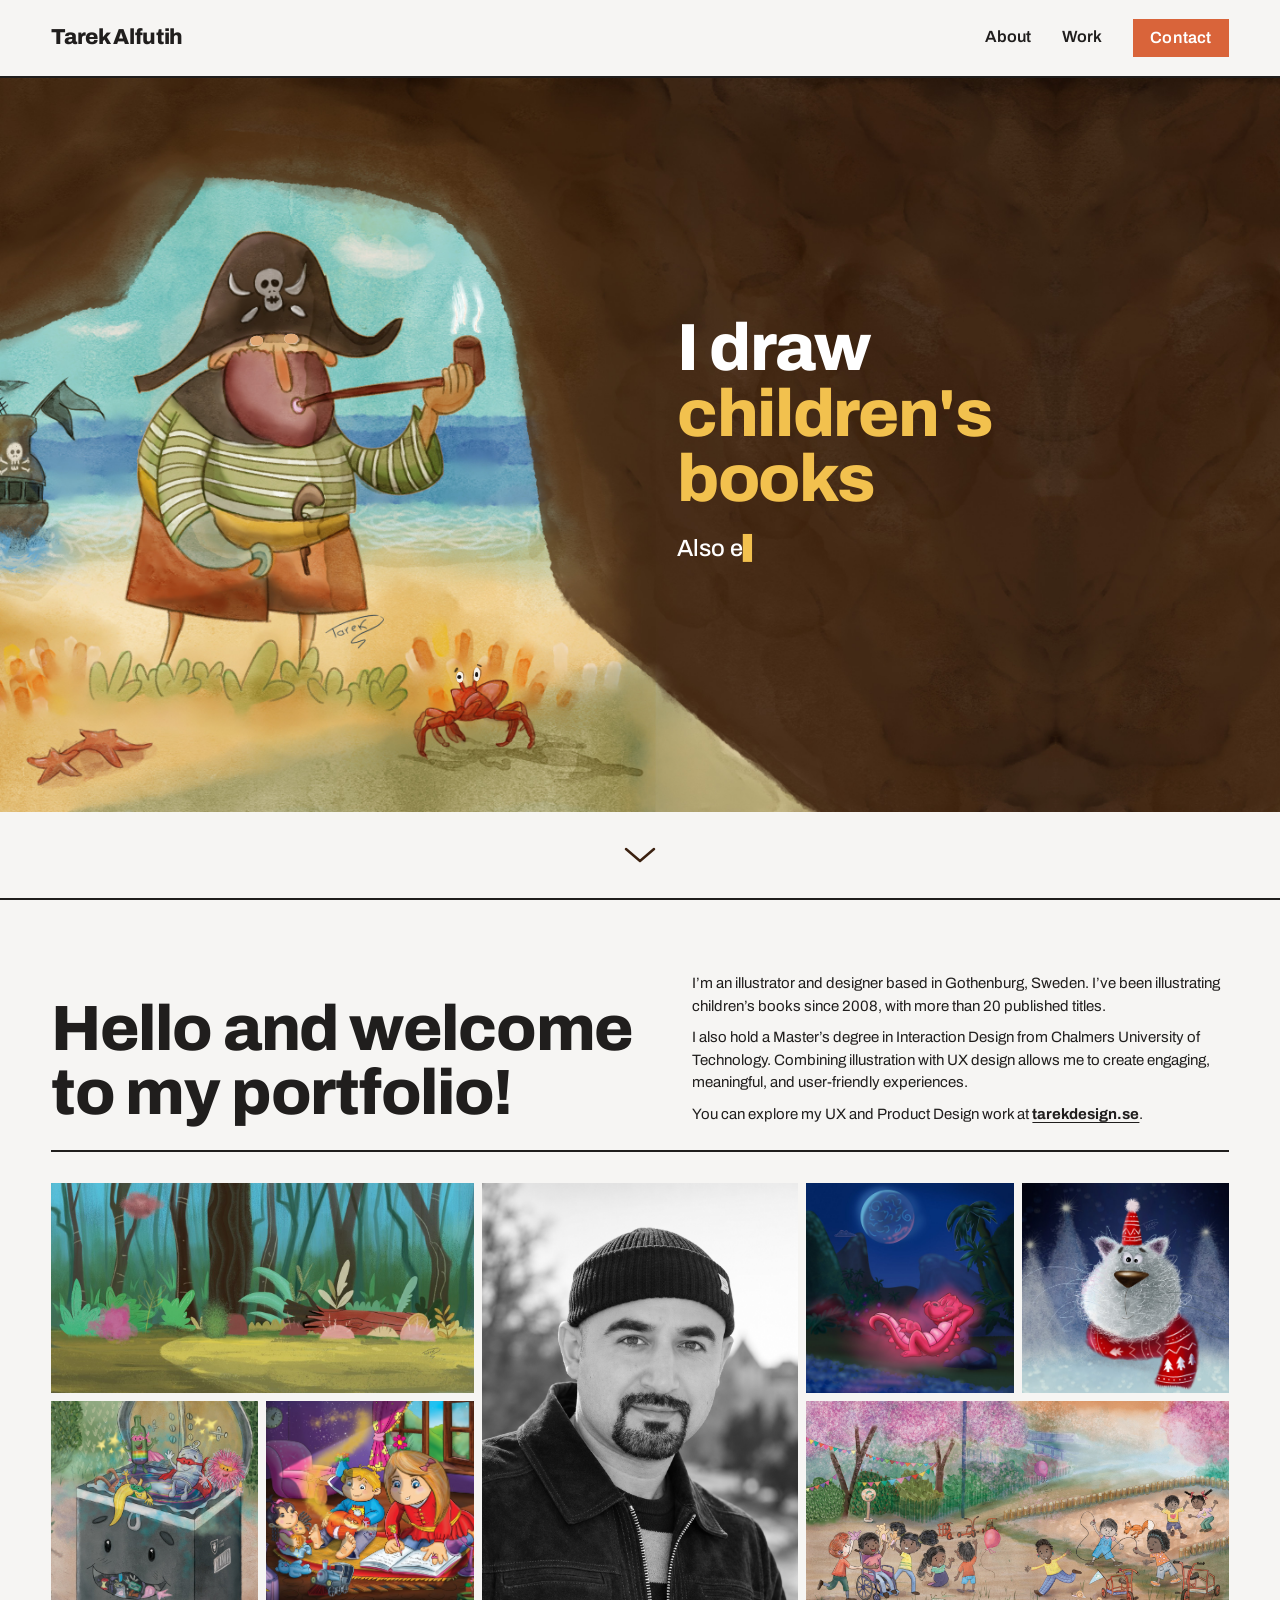
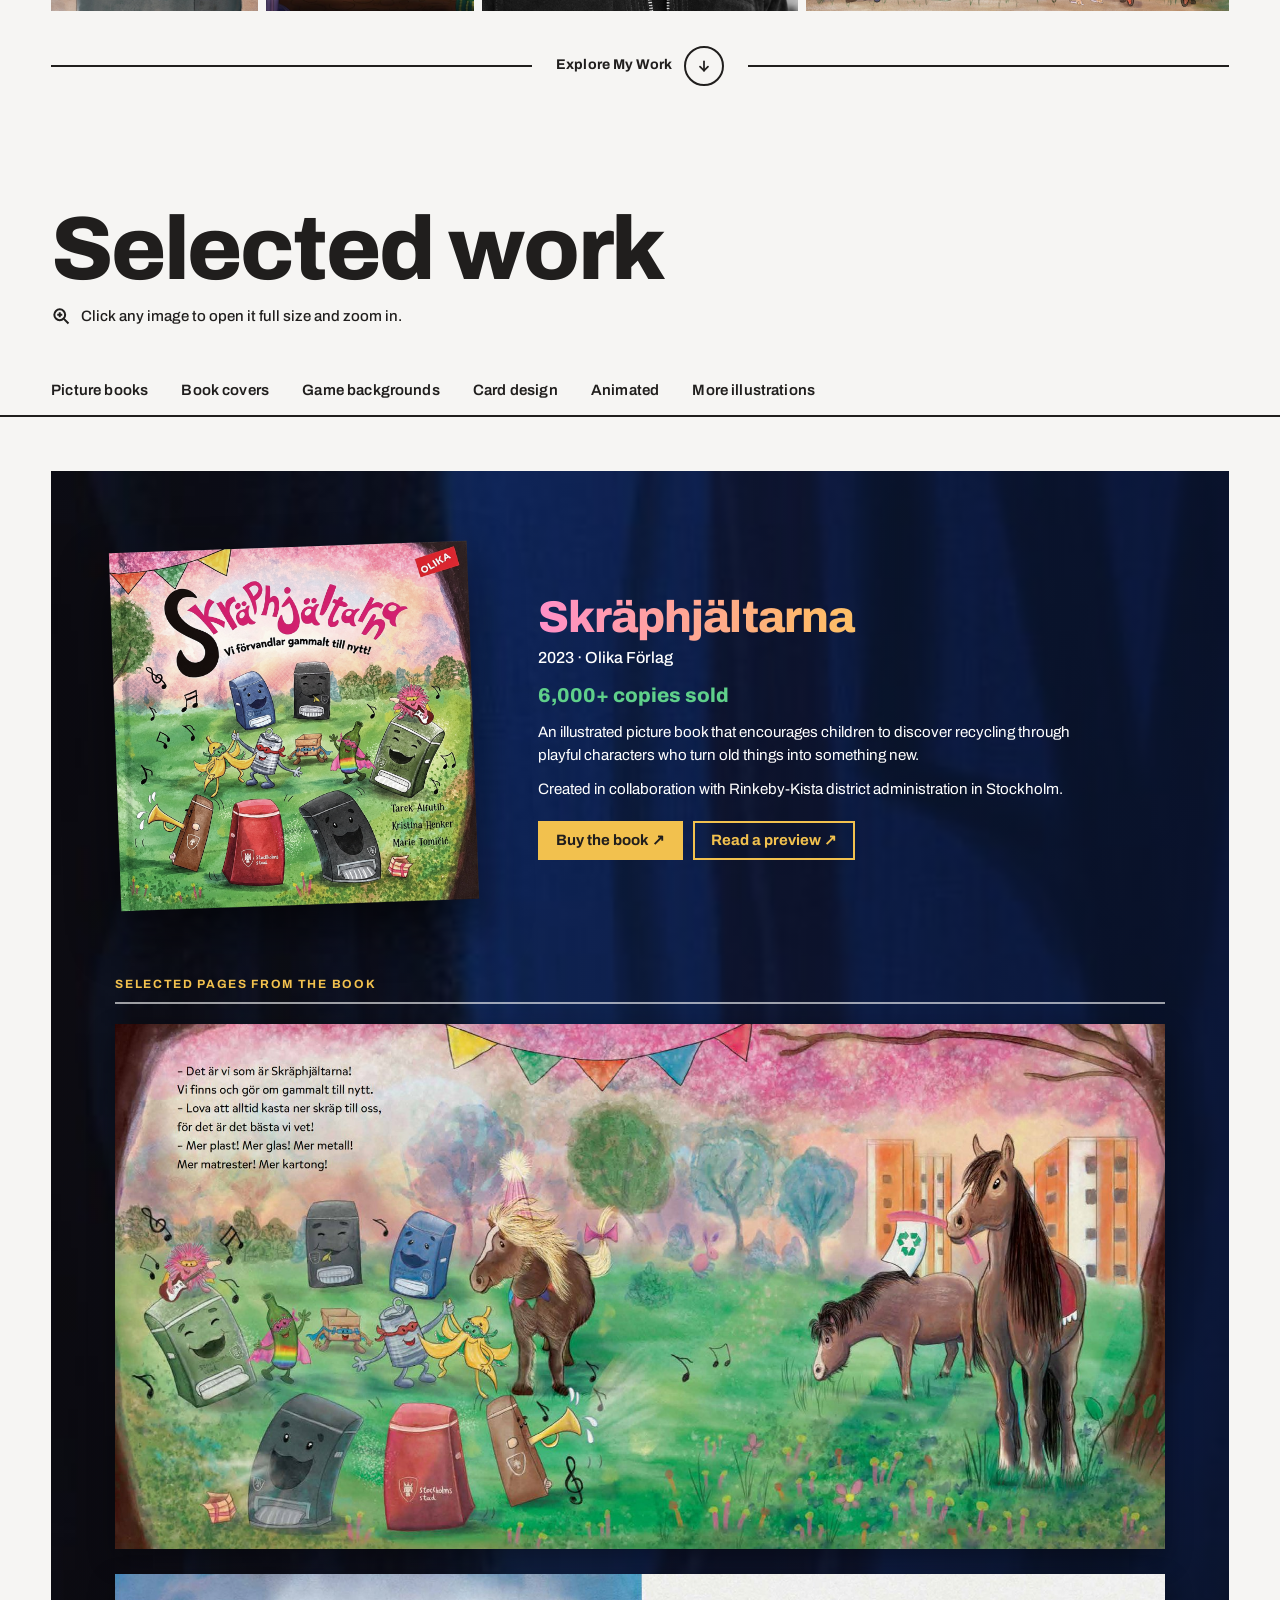
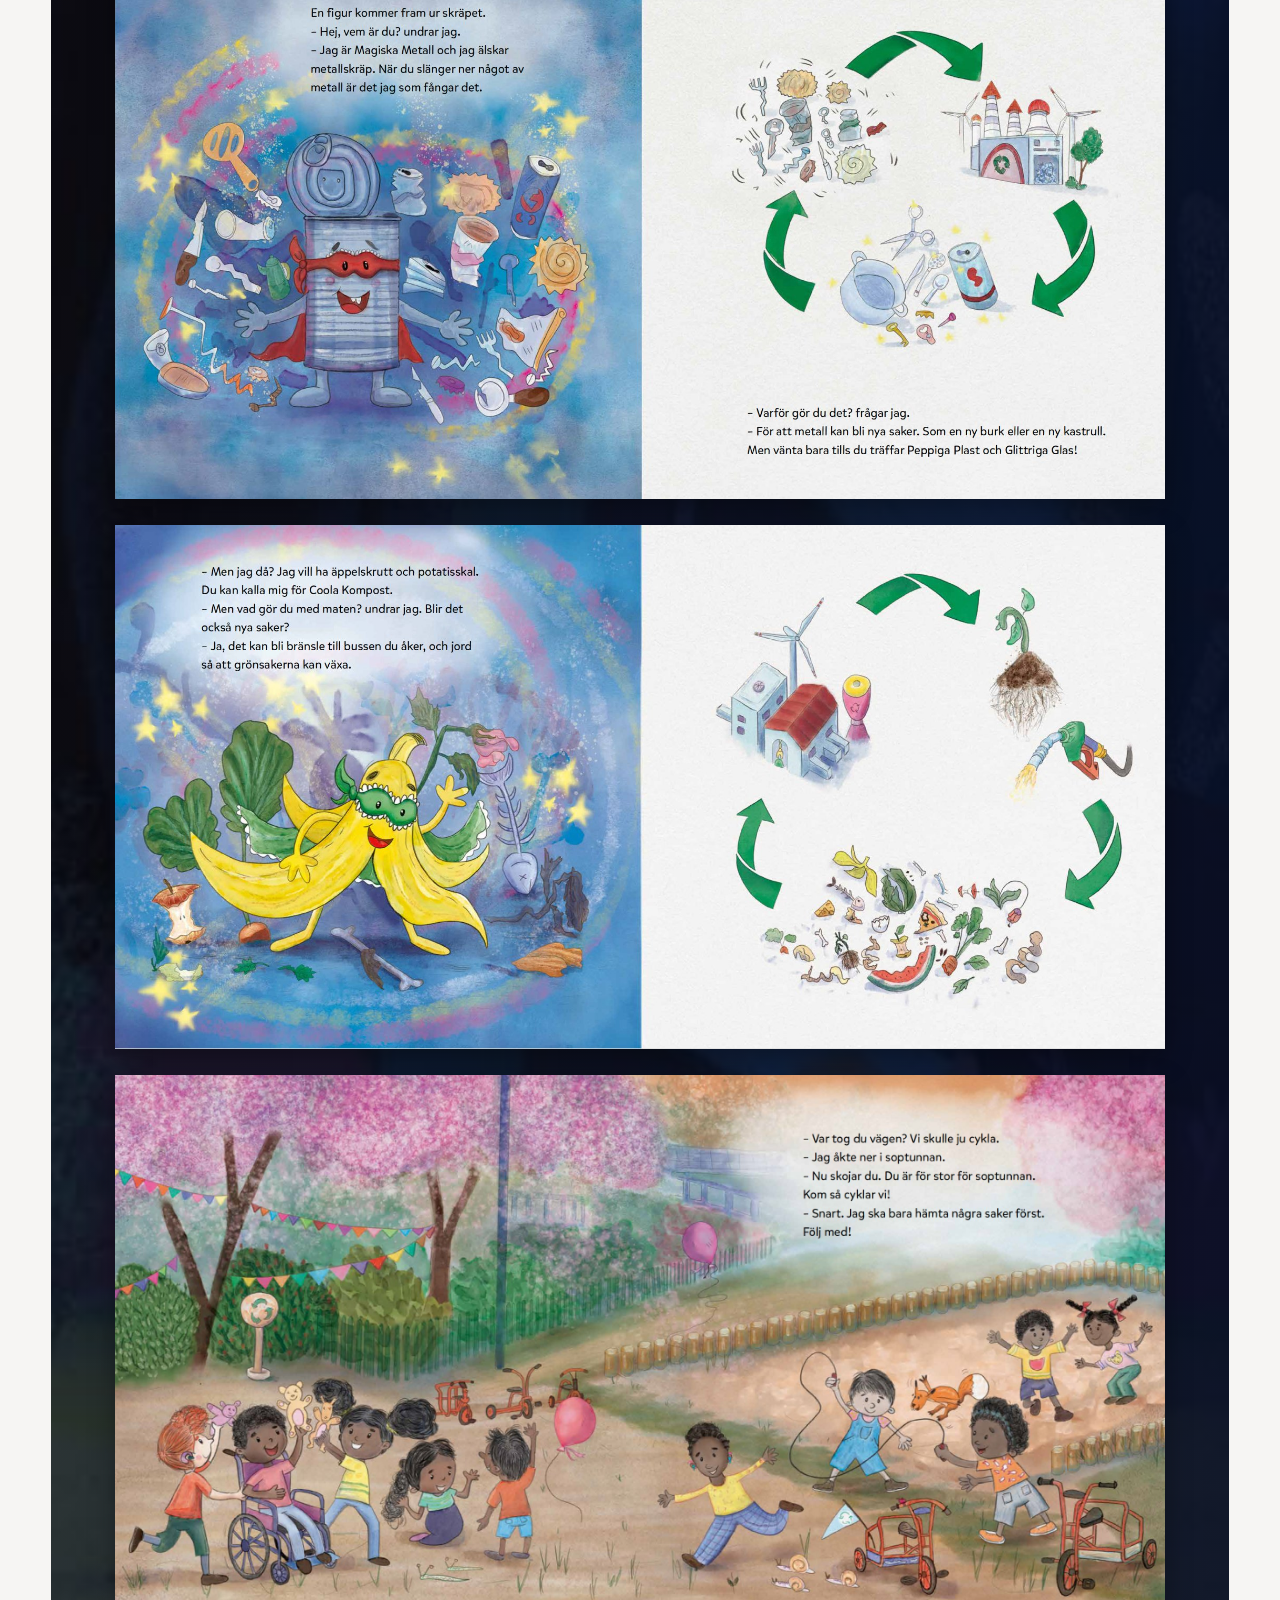
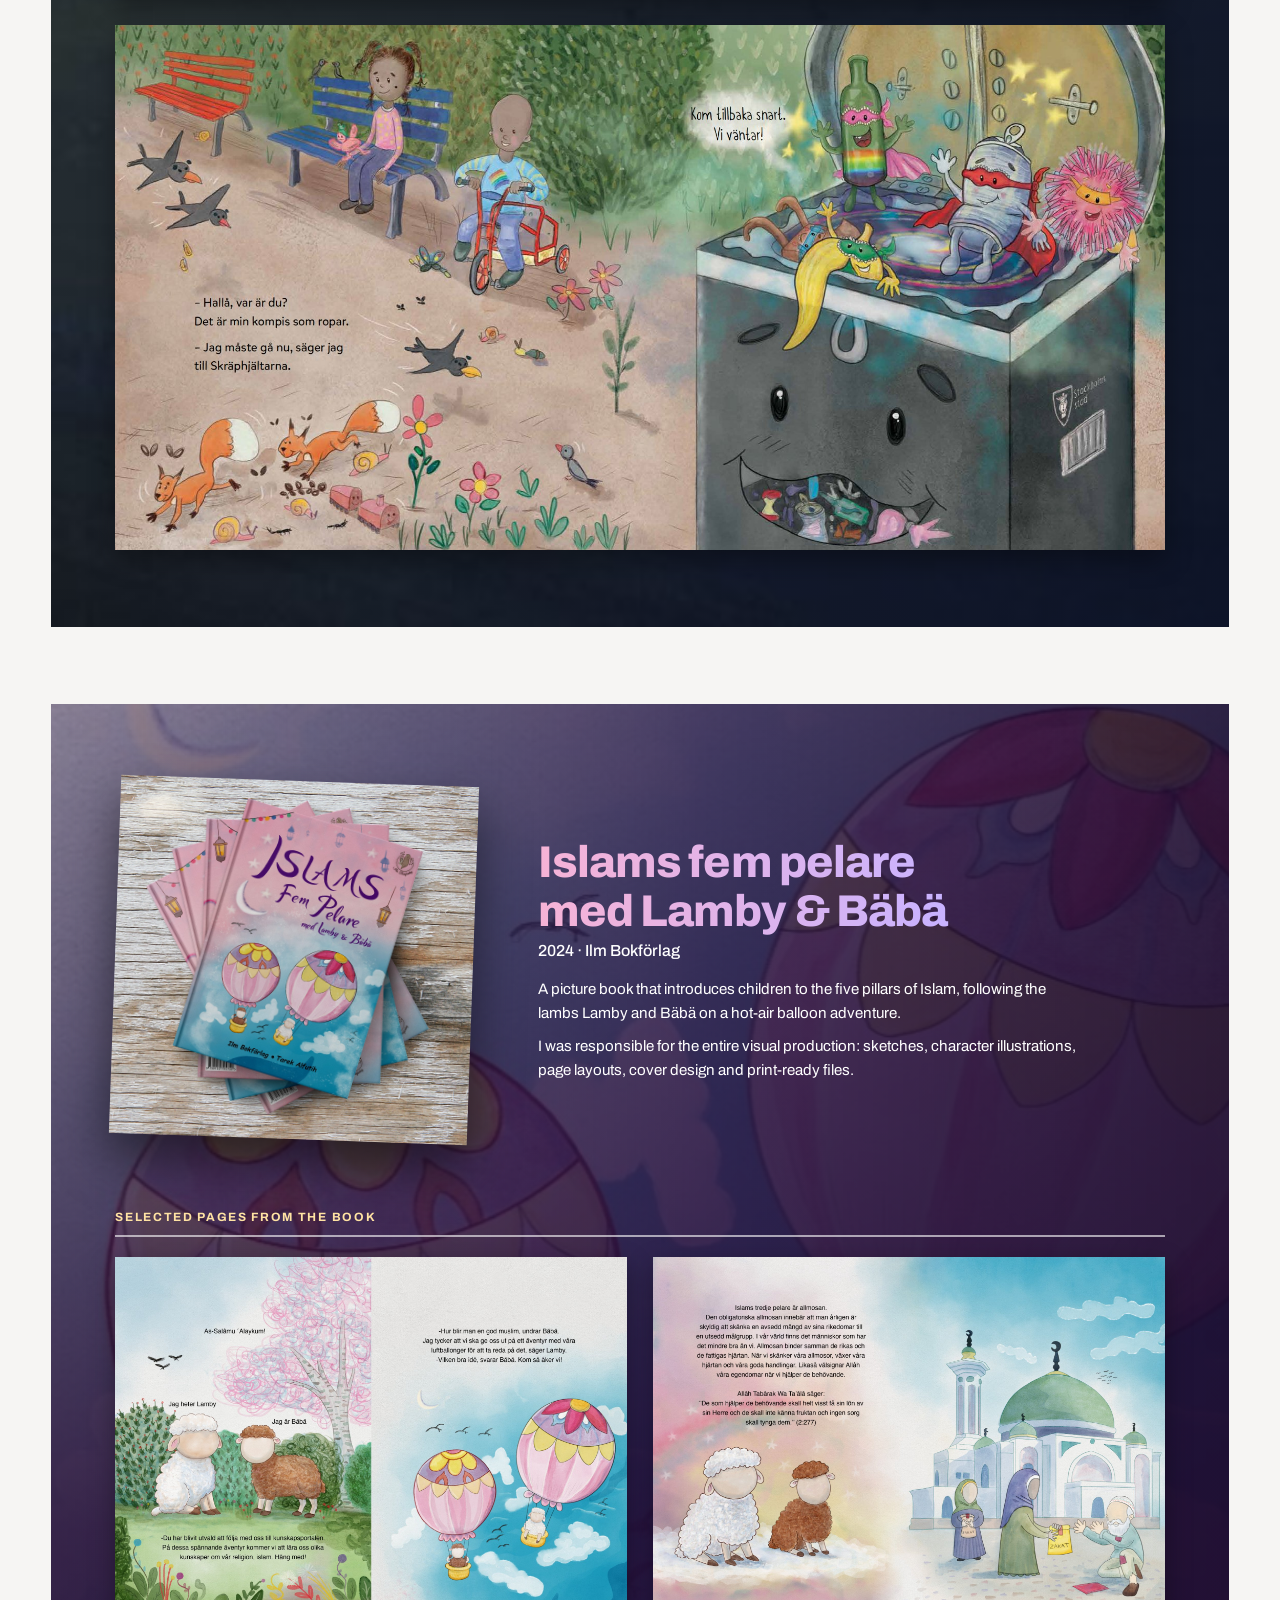
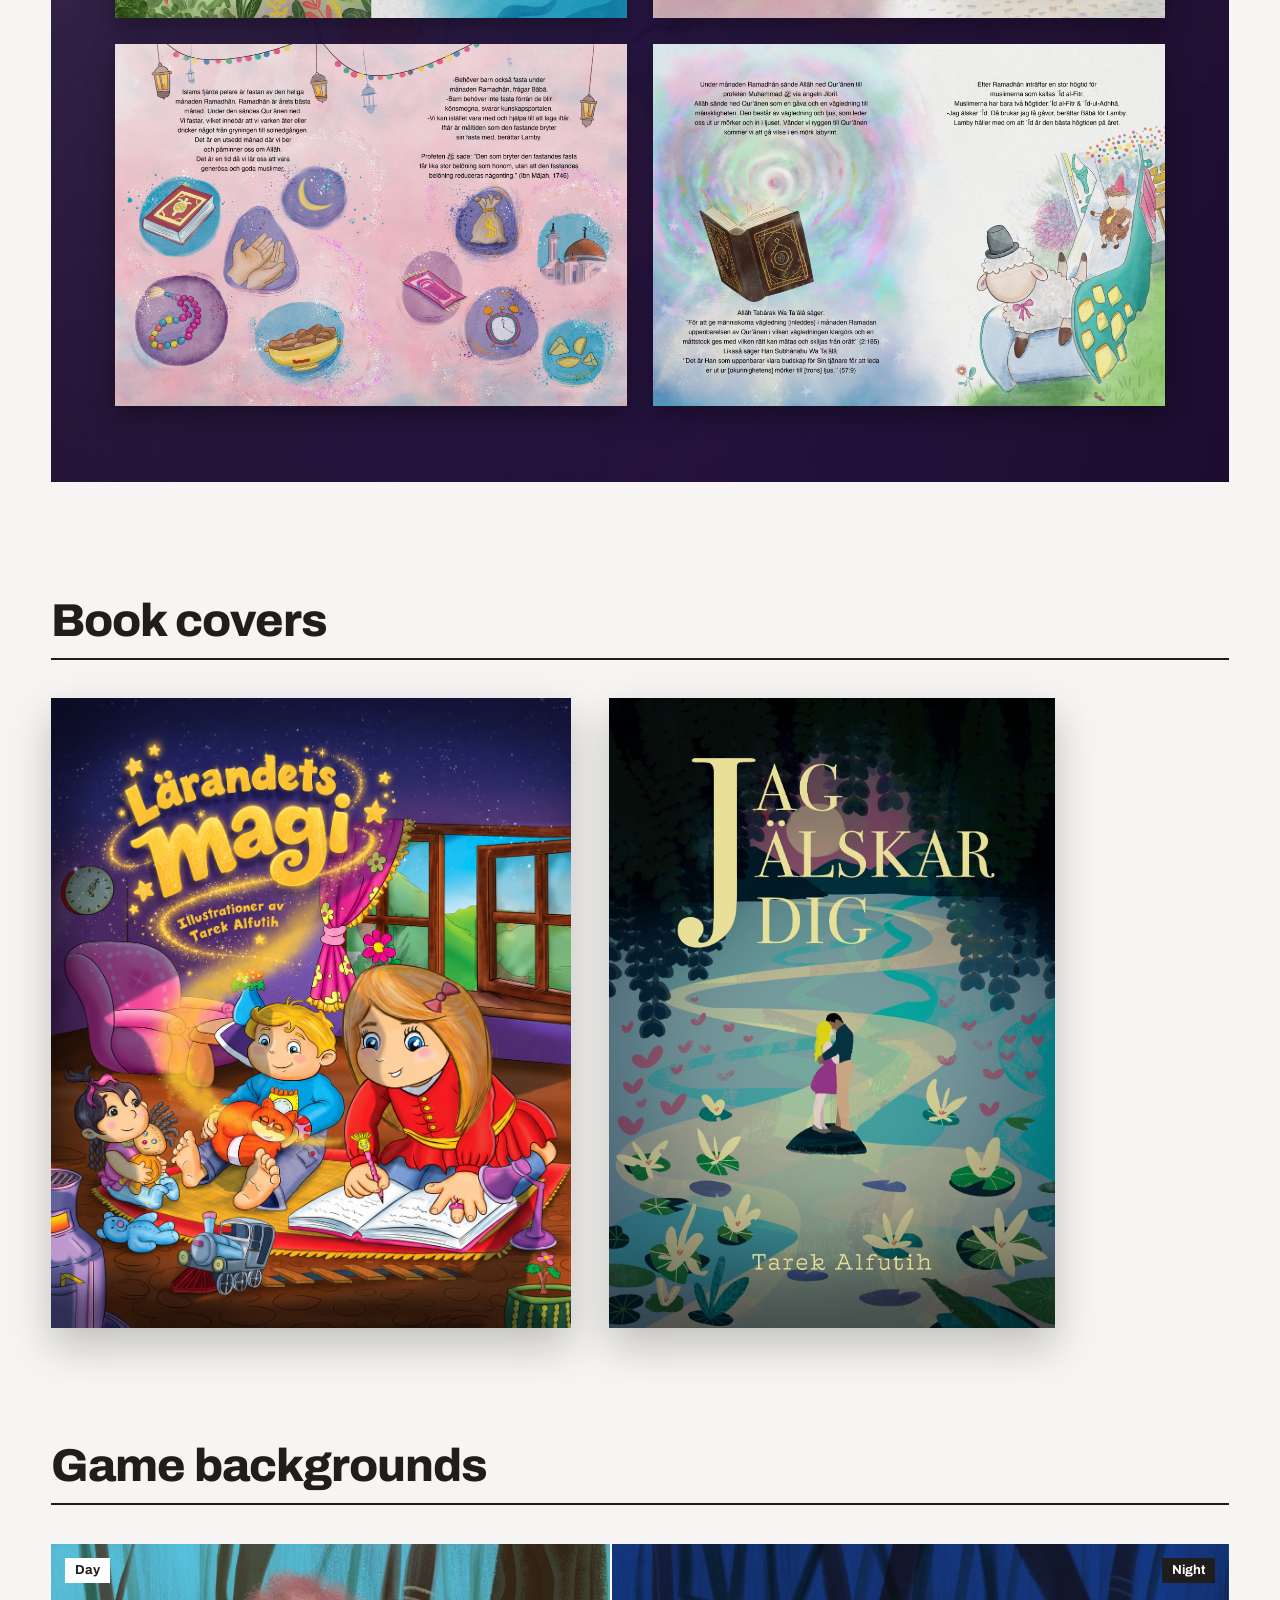
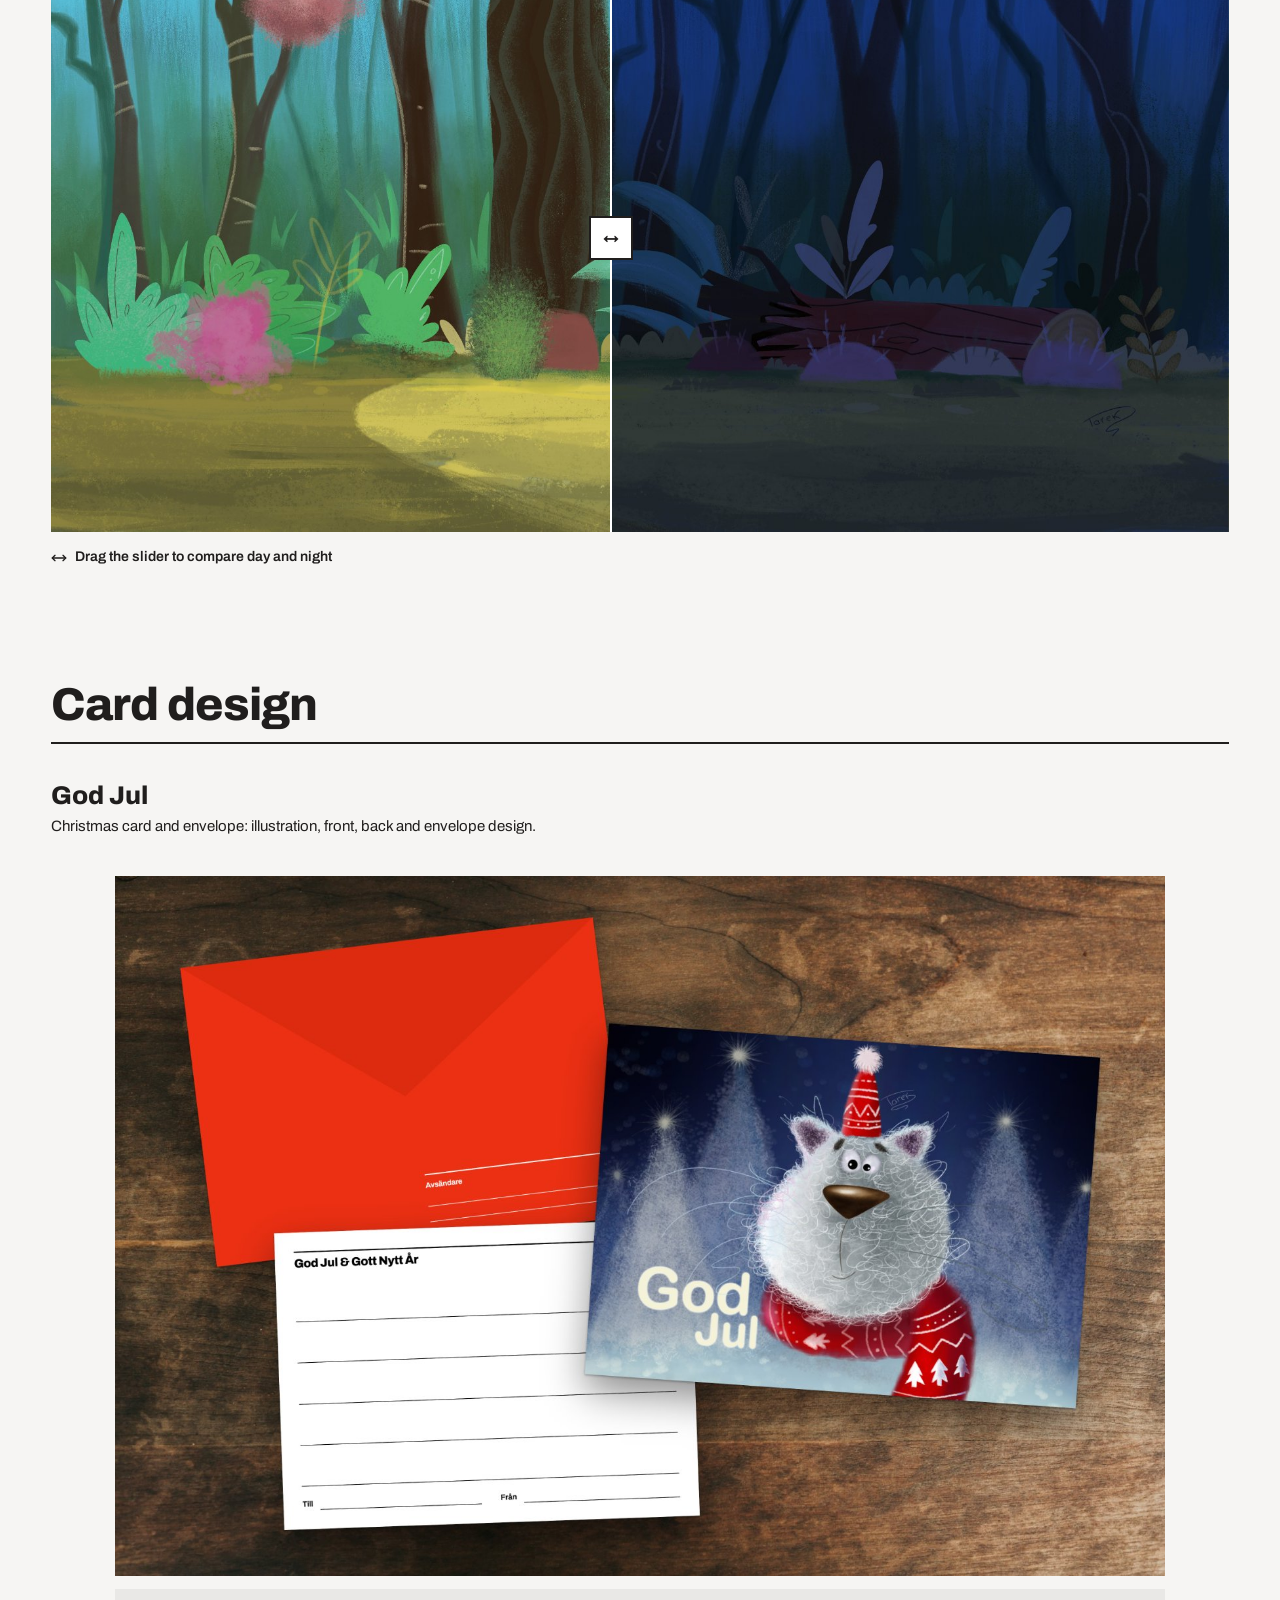
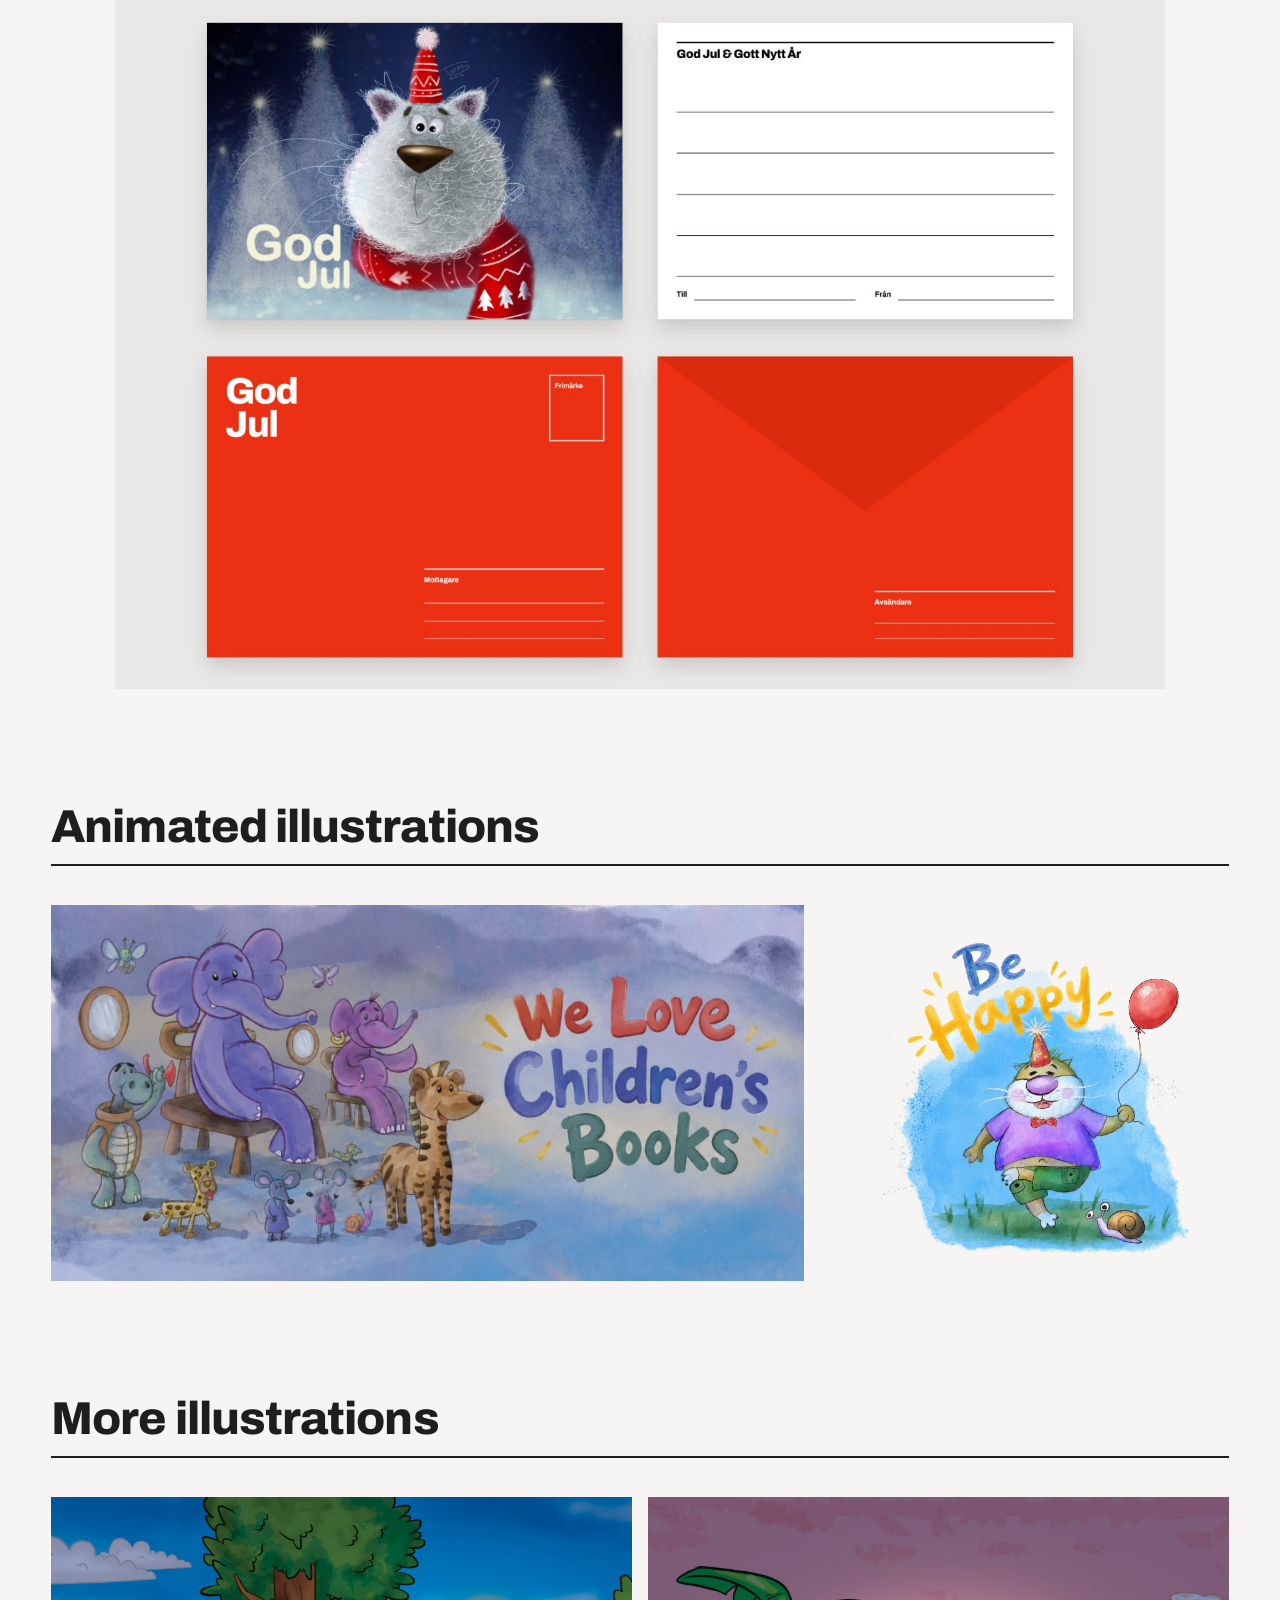
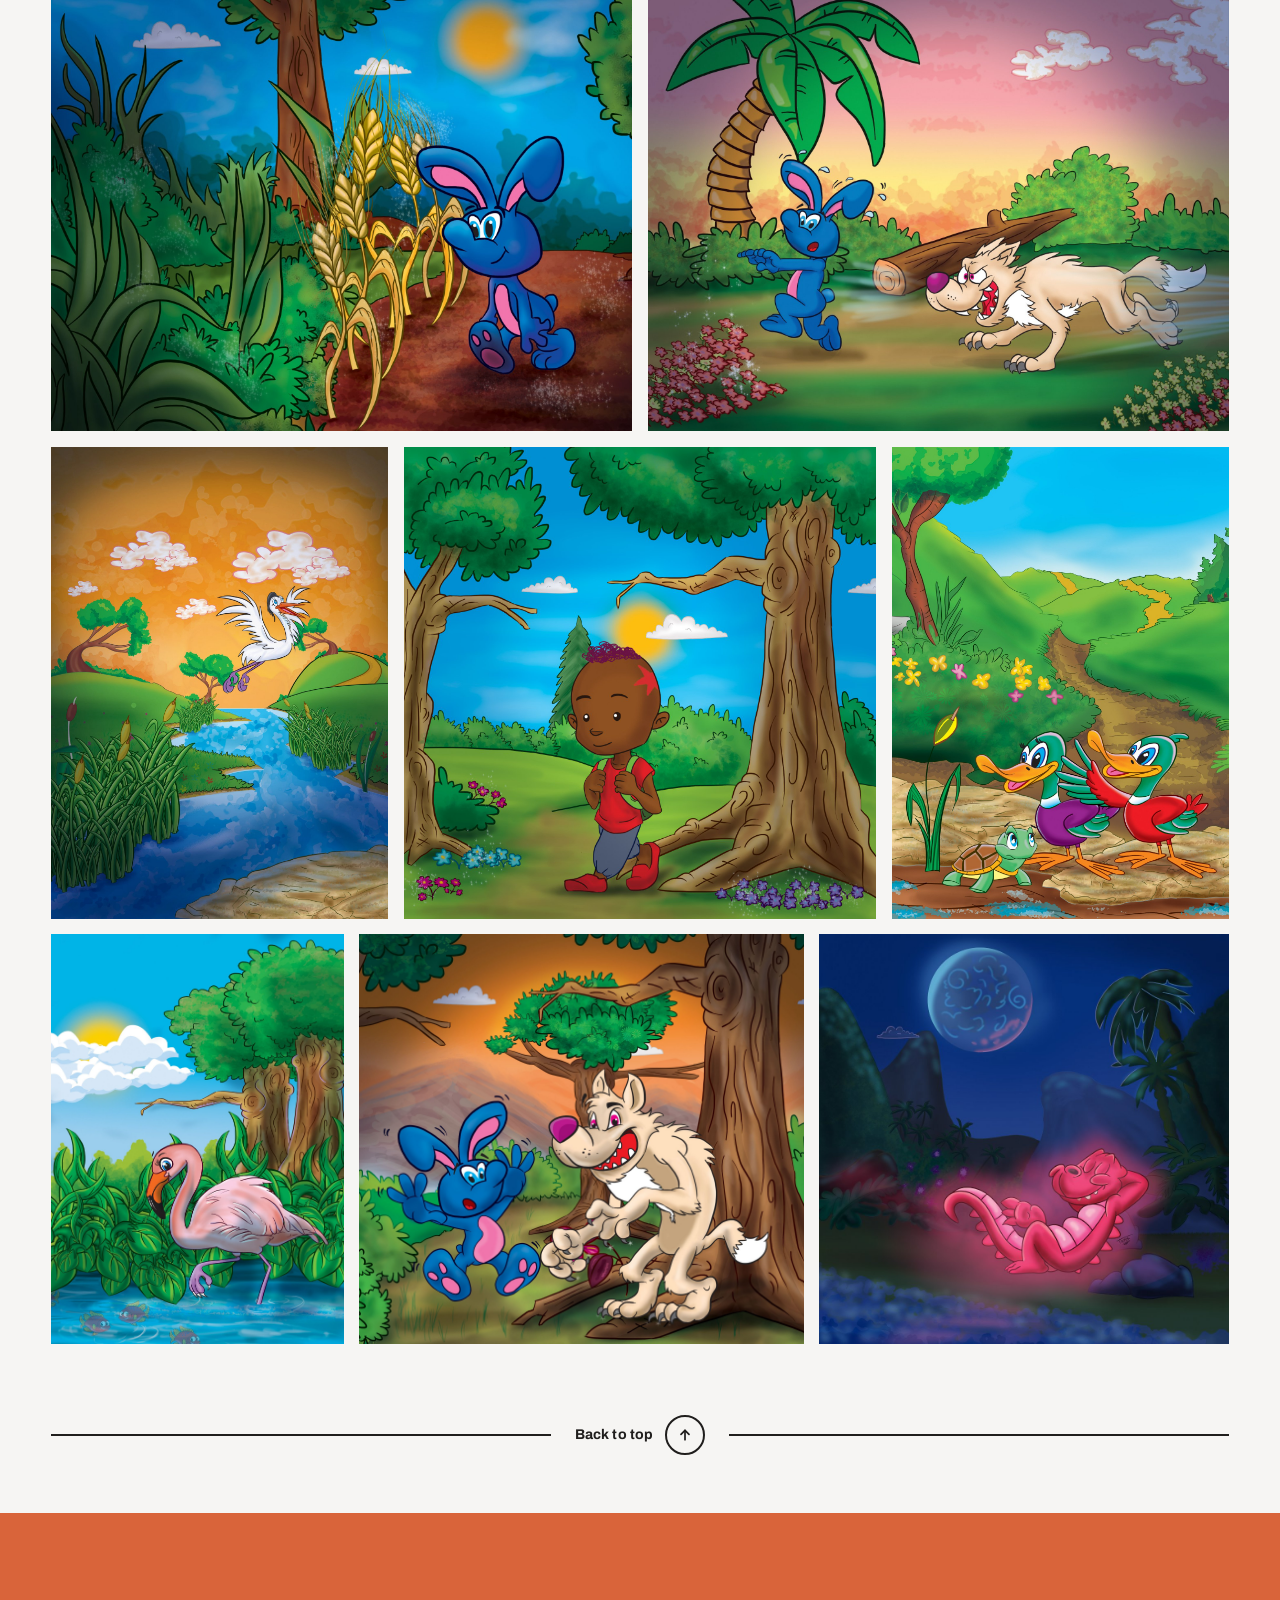
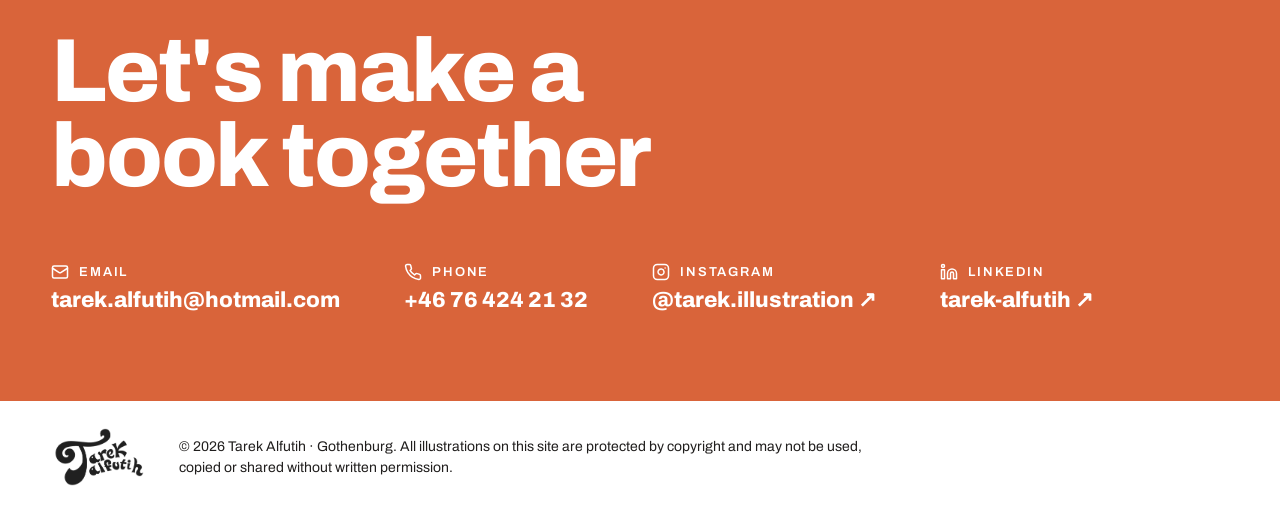
<file: src/index.html>
<!DOCTYPE html>
<html lang="en">
<head>
<meta charset="utf-8">
<meta name="viewport" content="width=device-width, initial-scale=1">
<title>Tarek Alfutih · Children's book illustrator</title>
<meta name="description" content="Tarek Alfutih is an illustrator and designer in Gothenburg, Sweden, illustrating children's books since 2008, with more than 20 published titles.">
<link rel="icon" href="images/logo.png">
<link rel="preconnect" href="https://fonts.googleapis.com">
<link rel="preconnect" href="https://fonts.gstatic.com" crossorigin>
<link rel="stylesheet" href="https://fonts.googleapis.com/css2?family=Archivo:wght@400;500;600;700;800&display=swap">
<script>
/* Pick the layout before first paint so the header and hero never flash at the wrong size. */
(function () {
  var vw = document.documentElement.clientWidth, vh = window.innerHeight, land = vw > vh;
  var bp = vw >= 1680 ? 0 : vw >= 1300 ? 1 : (vw >= 1000 || (land && vw >= 600)) ? 2 : vw >= 600 ? 3 : land ? 2 : 4;
  var r = document.documentElement;
  var fw = [1920, 1440, 1180, 820, 390][bp], z = Math.min(vw / fw, Math.max(1, vh / (fw * .5625)));
  r.setAttribute('data-bp', bp);
  r.style.setProperty('--z', z);
  r.style.setProperty('--hdrw', vw / z + 'px');
  r.style.setProperty('--hdr', Math.round([80, 80, 72, 72, 60][bp] * z) + 'px');
  /* Screens bigger than 1920x1080 (QHD, 4K, 8K): everything below the hero is zoomed by --s, the same
     factor as the header, so text, buttons and spacing grow with the pictures. Browsers differ in how
     zoom treats vw/vh and getBoundingClientRect, so measure once: --sv divides vw/vh inside the zoom
     only where the browser multiplies them, and data-zl marks rects reported unzoomed (Safari). */
  var k = window.__zk;
  if (!k) {
    var t = document.createElement('div');
    t.style.cssText = 'position:absolute;top:0;left:0;visibility:hidden;pointer-events:none';
    t.innerHTML = '<div style="position:absolute;top:0;left:0"><div style="zoom:2"><div style="width:100px;height:1px"></div></div></div>' +
      '<div style="position:absolute;top:0;left:0"><div style="zoom:2"><div style="width:10vw;height:1px"></div></div></div>';
    r.appendChild(t);
    var px = t.children[0].offsetWidth, v = t.children[1].offsetWidth, ten = vw / 10;
    k = window.__zk = { zoom: Math.abs(px - 200) < 3, vwMul: Math.abs(v - 2 * ten) < Math.abs(v - ten),
      local: t.children[0].firstChild.firstChild.getBoundingClientRect().width < 150 };
    r.removeChild(t);
  }
  window.__scale = function (vw, vh, bp, z) {
    var s = bp === 0 && k.zoom ? Math.max(1, Math.min(vw / 1920, vh / 1080)) : 1;
    r.style.setProperty('--s', s);
    r.style.setProperty('--sv', k.vwMul ? s : 1);
    if (k.local) r.setAttribute('data-zl', ''); else r.removeAttribute('data-zl');
    /* Logo and nav line up with the content edges (the CSS --gutter, in screen px, divided by the
       header zoom). Desktop, laptop and tablet landscape only; the other layouts already line up. */
    if (bp < 3) {
      var w = vw / s, h = vh / s, padx = Math.min(72, Math.max(20, w * .04));
      var g = Math.max(padx, (w - Math.max(1920, h * 1.7778)) / 2 + padx) * s;
      r.style.setProperty('--hdrpad', g / z + 'px');
    } else r.style.removeProperty('--hdrpad');
    return s;
  };
  window.__scale(vw, vh, bp, z);
})();
</script>
<link rel="stylesheet" href="css/site.css">
</head>
<body>
<main id="top">

<div class="hdr">
  <div class="hdr-art">
    <div class="hdr-bar">
      <a href="#" class="hdr-logo" aria-label="Tarek Alfutih, back to top">Tarek Alfutih</a>
      <nav class="hdr-nav" aria-label="Main">
        <a href="#intro">About</a>
        <a href="#work">Work</a>
        <a href="#contact" class="hdr-cta">Contact</a>
      </nav>
      <button class="hdr-burger" type="button" aria-label="Menu" aria-expanded="false" aria-controls="hdr-menu"><span></span><span></span><span></span></button>
    </div>
    <nav class="hdr-menu" id="hdr-menu" aria-label="Main" hidden>
      <a href="#intro">About</a>
      <a href="#work">Work</a>
      <a href="#contact">Contact</a>
    </nav>
  </div>
</div>

<header class="hero" data-hero>
  <!-- js/hero.js builds the artboard for the current layout -->
</header>

<div class="hero-next zs">
  <button type="button" class="hero-next-btn" data-scroll-intro aria-label="Go to introduction" title="Go to introduction">
    <svg width="34" height="20" viewBox="0 0 34 20" fill="none" stroke="currentColor" stroke-width="2.5" stroke-linecap="round" stroke-linejoin="round" class="bob"><path d="M3 4l14 12L31 4"/></svg>
  </button>
</div>

<section id="intro" class="intro zs" aria-labelledby="intro-h">
  <div class="intro-top" data-intro>
    <h2 id="intro-h" data-anim="head"><span>Hello</span> <span>and</span> <span>welcome</span> <span>to</span> <span>my</span> <span>portfolio!</span></h2>
    <div class="intro-text" data-anim="para">
      <p>I’m an illustrator and designer based in Gothenburg, Sweden. I’ve been illustrating children’s books since 2008, with more than 20 published titles.</p>
      <p>I also hold a Master’s degree in Interaction Design from Chalmers University of Technology. Combining illustration with UX design allows me to create engaging, meaningful, and user-friendly experiences.</p>
      <p>You can explore my UX and Product Design work at <a href="https://tarekdesign.se" target="_blank" rel="noopener">tarekdesign.se</a>.</p>
    </div>
    <div class="intro-rule" data-anim="rule"></div>
  </div>

  <!-- Wide layouts: cropped 2.75:1 grid -->
  <div class="collage collage-wide" data-grid>
    <div class="cg-col">
      <div class="cg-cell"><img src="images/sw-forest.jpg" alt="Forest background" sizes="30vw"></div>
      <div class="cg-pair">
        <div class="cg-cell"><img src="images/sw-akvarel.jpg" alt="Skräphjältarna" sizes="15vw"></div>
        <div class="cg-cell"><img src="images/sw-maths.jpg" alt="Maths teaching material" sizes="15vw"></div>
      </div>
    </div>
    <div class="cg-cell cg-portrait"><img src="images/portrait.jpg" alt="Tarek Alfutih" sizes="25vw"></div>
    <div class="cg-col">
      <div class="cg-pair">
        <div class="cg-cell"><img src="images/sw-crocodile.jpg" alt="Crocodile at night" sizes="15vw"></div>
        <div class="cg-cell"><img src="images/sw-cat.jpg" alt="God Jul cat card" sizes="15vw"></div>
      </div>
      <div class="cg-cell"><img src="images/sw-redhair-hd.jpg" alt="Children playing in the park" sizes="30vw"></div>
    </div>
  </div>

  <!-- Tablet portrait: uncropped rows; the middle row is a grid with a large portrait -->
  <div class="collage collage-tp" data-grid>
    <div class="cr-row">
      <div class="cr-cell" style="--ar:2.0000"><img src="images/sw-forest.jpg" alt="Forest background" sizes="50vw"></div>
      <div class="cr-cell" style="--ar:1.9342"><img src="images/sw-redhair-hd.jpg" alt="Children playing in the park" sizes="50vw"></div>
    </div>
    <div class="cg2" style="grid-template-columns:minmax(0,1fr) minmax(0,2fr)">
      <div class="cg2-cell" style="grid-column:1;grid-row:1"><img src="images/sw-akvarel.jpg" alt="Skräphjältarna" style="aspect-ratio:1" sizes="25vw"></div>
      <div class="cg2-cell" style="grid-column:1;grid-row:2"><img src="images/sw-crocodile.jpg" alt="Crocodile at night" style="aspect-ratio:1" sizes="25vw"></div>
      <div class="cg2-cell cg-portrait cg2-fill" style="grid-column:2;grid-row:1 / span 2"><img src="images/portrait.jpg" alt="Tarek Alfutih" sizes="50vw"></div>
    </div>
    <div class="cr-row">
      <div class="cr-cell" style="--ar:1.0929"><img src="images/sw-maths.jpg" alt="Maths teaching material" sizes="50vw"></div>
      <div class="cr-cell" style="--ar:1.2072"><img src="images/sw-cat.jpg" alt="God Jul cat card" sizes="50vw"></div>
    </div>
  </div>

  <!-- Phone: portrait beside maths/cat, then forest + park -->
  <div class="collage collage-ph" data-grid>
    <div class="cg2" style="grid-template-columns:minmax(0,1.45fr) minmax(0,1fr)">
      <div class="cg2-cell cg-portrait cg2-fill" style="grid-column:1;grid-row:1 / span 2"><img src="images/portrait.jpg" alt="Tarek Alfutih" sizes="60vw"></div>
      <div class="cg2-cell" style="grid-column:2;grid-row:1"><img src="images/sw-maths.jpg" alt="Maths teaching material" style="aspect-ratio:1.0929" sizes="40vw"></div>
      <div class="cg2-cell" style="grid-column:2;grid-row:2"><img src="images/sw-cat.jpg" alt="God Jul cat card" style="aspect-ratio:1.2072" sizes="40vw"></div>
    </div>
    <div class="cr-row">
      <div class="cr-cell" style="--ar:2.0000"><img src="images/sw-forest.jpg" alt="Forest background" sizes="50vw"></div>
      <div class="cr-cell" style="--ar:1.9342"><img src="images/sw-redhair-hd.jpg" alt="Children playing in the park" sizes="50vw"></div>
    </div>
  </div>

  <div class="ruled-link">
    <span></span>
    <a href="#work" aria-label="Explore my work">Explore My Work<span class="circ"><svg width="16" height="16" viewBox="0 0 24 24" fill="none" stroke="currentColor" stroke-width="2.6" stroke-linecap="round" stroke-linejoin="round" class="bob"><path d="M12 5v14"/><path d="M6 13l6 6 6-6"/></svg></span></a>
    <span></span>
  </div>
</section>

<section id="work" class="work zs" aria-labelledby="work-h">
  <div class="work-head">
    <h2 id="work-h" class="h-xl">Selected work</h2>
    <p class="work-hint"><svg width="20" height="20" viewBox="0 0 24 24" fill="none" stroke="currentColor" stroke-width="2.4" aria-hidden="true"><circle cx="10.5" cy="10.5" r="6.5"/><path d="M15.5 15.5L21 21M10.5 7.5v6M7.5 10.5h6"/></svg>Click any image to open it full size and zoom in.</p>
  </div>

  <div class="cats" data-cats>
    <div class="cats-in">
      <nav class="cats-row" aria-label="Work categories">
        <button type="button" data-chip="picture-books">Picture books</button>
        <button type="button" data-chip="covers">Book covers</button>
        <button type="button" data-chip="backgrounds">Game backgrounds</button>
        <button type="button" data-chip="cards">Card design</button>
        <button type="button" data-chip="animated">Animated</button>
        <button type="button" data-chip="more">More illustrations</button>
      </nav>
    </div>
  </div>

  <div class="work-body">

    <section id="picture-books" class="cat" aria-label="Picture books">
      <div class="books">

        <article class="book book-sk">
          <div class="book-sk-bg" aria-hidden="true"></div>
          <div class="book-top">
            <img data-zoom src="images/skraphjaltarna-cover.png" alt="Skräphjältarna book cover" class="book-cover" style="--rot:-2deg" sizes="(max-width:800px) 80vw, 28vw">
            <div class="book-info">
              <div class="book-title">
                <h3 class="rainbow">Skräphjältarna</h3>
                <span>2023 · Olika Förlag</span>
              </div>
              <span class="book-sold">6,000+ copies sold</span>
              <div class="book-copy">
                <p>An illustrated picture book that encourages children to discover recycling through playful characters who turn old things into something new.</p>
                <p class="not-phone">Created in collaboration with Rinkeby-Kista district administration in Stockholm.</p>
              </div>
              <div class="book-btns">
                <a href="https://olika.nu/products/skraphjaltarna" target="_blank" rel="noopener" class="btn-fill">Buy the book ↗&#xFE0E;</a>
                <a href="https://cdn.shopify.com/s/files/1/0553/0694/4572/files/skraphjaltarna_PROVLAS.pdf" target="_blank" rel="noopener" class="btn-line">Read a preview ↗&#xFE0E;</a>
              </div>
            </div>
          </div>
          <div class="book-pages">
            <span class="eyebrow" style="color:#f2c14e">Selected pages from the book</span>
            <div class="spreads">
              <img data-zoom src="images/sk-spread-party.jpg" alt="Skräphjältarna party in the meadow" loading="lazy">
              <img data-zoom src="images/sk-spread-metal.jpg" alt="Magiska Metall and the metal cycle" loading="lazy">
              <img data-zoom src="images/sk-spread-compost.jpg" alt="Coola Kompost and the food-waste cycle" loading="lazy">
              <img data-zoom src="images/sk-spread-redhair.jpg" alt="Children playing together in the park" loading="lazy">
              <img data-zoom src="images/sk-spread-park.jpg" alt="Saying goodbye to Skräphjältarna in the park" loading="lazy">
            </div>
          </div>
        </article>

        <article class="book book-isl">
          <div class="book-isl-bg" aria-hidden="true"></div>
          <div class="book-top">
            <img data-zoom src="images/islams-front-web.jpg" alt="Islams fem pelare med Lamby &amp; Bäbä book cover" class="book-cover" style="--rot:2deg" loading="lazy" sizes="(max-width:800px) 80vw, 28vw">
            <div class="book-info">
              <div class="book-title">
                <h3 class="rainbow rainbow-isl">Islams fem pelare med Lamby &amp; Bäbä</h3>
                <span>2024 · Ilm Bokförlag</span>
              </div>
              <div class="book-copy">
                <p>A picture book that introduces children to the five pillars of Islam, following the lambs Lamby and Bäbä on a hot-air balloon adventure.</p>
                <p>I was responsible for the entire visual production: sketches, character illustrations, page layouts, cover design and print-ready files.</p>
              </div>
            </div>
          </div>
          <div class="book-pages">
            <span class="eyebrow" style="color:#ffe3a3">Selected pages from the book</span>
            <div class="isl-grid">
              <img data-zoom src="images/islams-p3.jpg" alt="Lamby and Bäbä introduce themselves" loading="lazy" sizes="(max-width:800px) 100vw, 45vw">
              <img data-zoom src="images/islams-p8.jpg" alt="The third pillar: almsgiving" loading="lazy" sizes="(max-width:800px) 100vw, 45vw">
              <img data-zoom src="images/islams-p9.jpg" alt="The fourth pillar: fasting in Ramadan" loading="lazy" sizes="(max-width:800px) 100vw, 45vw">
              <img data-zoom src="images/islams-p10.jpg" alt="The Qur'an and Eid al-Fitr" loading="lazy" sizes="(max-width:800px) 100vw, 45vw">
            </div>
          </div>
        </article>

      </div>
    </section>

    <section id="covers" class="cat" aria-labelledby="covers-h">
      <h2 id="covers-h" class="h-sub">Book covers</h2>
      <div class="covers">
        <div class="cover-magi" data-zoom-src="images/larandets-magi-cover.jpg" data-zoom-alt="Lärandets magi, book cover">
          <div class="anim" data-anim-piece="magi">
            <img src="images/larandets-magi-cover.jpg" alt="Lärandets magi, book cover illustrated by Tarek Alfutih" loading="lazy" sizes="(max-width:800px) 100vw, 40vw">
            <canvas aria-hidden="true"></canvas>
          </div>
        </div>
        <img data-zoom src="images/cv-jag-alskar-dig.jpg" alt="Jag älskar dig book cover" class="cover-jag" loading="lazy" sizes="(max-width:800px) 100vw, 40vw">
      </div>
    </section>

    <section id="backgrounds" class="cat" aria-labelledby="bg-h">
      <h2 id="bg-h" class="h-sub">Game backgrounds</h2>
      <figure class="compare-fig">
      <div class="compare" data-compare style="--split:50%">
        <img src="images/bg-forest-day.jpg" alt="Forest background, day" loading="lazy">
        <img src="images/bg-forest-night.jpg" alt="Forest background, night" loading="lazy" class="compare-night">
        <div class="compare-line" aria-hidden="true"><div>↔</div></div>
        <span class="compare-tag compare-day" aria-hidden="true">Day</span>
        <span class="compare-tag compare-nt" aria-hidden="true">Night</span>
        <input type="range" min="0" max="100" value="50" aria-label="Compare day and night">
      </div>
      <figcaption class="compare-cap"><svg width="16" height="16" viewBox="0 0 24 24" fill="none" stroke="currentColor" stroke-width="2" stroke-linecap="round" stroke-linejoin="round" aria-hidden="true"><polyline points="18 8 22 12 18 16"/><polyline points="6 8 2 12 6 16"/><line x1="2" x2="22" y1="12" y2="12"/></svg>Drag the slider to compare day and night</figcaption>
      </figure>
    </section>

    <section id="cards" class="cat" aria-labelledby="cards-h">
      <h2 id="cards-h" class="h-sub">Card design</h2>
      <div class="card-head">
        <h3>God Jul</h3>
        <span>Christmas card and envelope: illustration, front, back and envelope design.</span>
      </div>
      <div class="cards">
        <img data-zoom src="images/xm-mockup-1-wood-table.jpg" alt="God Jul card and envelope on a wooden table" loading="lazy" sizes="50vw" style="background:#5a3b26">
        <img data-zoom src="images/xm-mockup-2-set.jpg" alt="Card front, card back, envelope front and envelope back" loading="lazy" sizes="50vw" style="background:#e8e6e4">
      </div>
    </section>

    <section id="animated" class="cat" aria-labelledby="anim-h">
      <h2 id="anim-h" class="h-sub">Animated illustrations</h2>
      <div class="anim-row">
      <figure class="anim-fig anim-friends" data-zoom-src="images/we-love-books.jpg" data-zoom-alt="Animal friends">
        <div class="anim" data-anim-piece="friends">
          <img src="images/we-love-books.jpg" alt="We Love Children's Books: animal friends gathered on chairs, illustrated by Tarek Alfutih" loading="lazy">
          <canvas aria-hidden="true"></canvas>
        </div>
      </figure>
      <figure class="anim-fig anim-happy" data-zoom-src="images/be-happy-anim.jpg" data-zoom-alt="Be Happy">
        <div class="anim" data-anim-piece="happy">
          <img src="images/be-happy-cutout.png" alt="Be Happy: a cheerful hamster in a party hat holding a red balloon, illustrated by Tarek Alfutih" loading="lazy">
          <canvas aria-hidden="true"></canvas>
        </div>
      </figure>
      </div>
    </section>

    <section id="more" class="cat" aria-labelledby="more-h">
      <h2 id="more-h" class="h-sub">More illustrations</h2>
      <div class="more more-wide">
        <div class="more-row" style="--sum:2.174;--gaps:1">
          <img data-zoom src="images/br-wheat.jpg" alt="Blue rabbit in the wheat field" loading="lazy" style="--ar:1.087;aspect-ratio:1800/1656" sizes="(max-width:600px) 100vw, 50vw">
          <img data-zoom src="images/br-palm.jpg" alt="Blue rabbit running from the wolf" loading="lazy" style="--ar:1.087;aspect-ratio:1800/1656" sizes="(max-width:600px) 100vw, 50vw">
        </div>
        <div class="more-row" style="--sum:2.428;--gaps:2">
          <img data-zoom src="images/ani-stork.jpg" alt="Stork flying over the river" loading="lazy" style="--ar:.714;aspect-ratio:1286/1800" sizes="(max-width:600px) 50vw, 33vw">
          <img data-zoom src="images/ani-boy-forest.jpg" alt="A boy with a backpack walking through the forest" loading="lazy" style="--ar:1;aspect-ratio:1600/1600" sizes="(max-width:600px) 50vw, 33vw">
          <img data-zoom src="images/ani-ducks.jpg" alt="Two ducks and a turtle" loading="lazy" style="--ar:.714;aspect-ratio:1286/1800" sizes="(max-width:600px) 50vw, 33vw">
        </div>
        <div class="more-row" style="--sum:2.801;--gaps:2">
          <img data-zoom src="images/ani-flamingo.jpg" alt="Flamingo in the lake" loading="lazy" style="--ar:.714;aspect-ratio:1286/1800" sizes="(max-width:600px) 50vw, 25vw">
          <img data-zoom src="images/br-tree.jpg" alt="Blue rabbit meets the wolf under the tree" loading="lazy" style="--ar:1.087;aspect-ratio:1800/1656" sizes="(max-width:600px) 100vw, 40vw">
          <img data-zoom src="images/sw-crocodile.jpg" alt="Pink crocodile resting under the moon" loading="lazy" style="--ar:1;aspect-ratio:1;background:#1b2550" sizes="(max-width:600px) 100vw, 35vw">
        </div>
      </div>
      <!-- Phone: 4 rows of 2 -->
      <div class="more more-ph">
        <div class="more-row">
          <img data-zoom src="images/br-wheat.jpg" alt="Blue rabbit in the wheat field" loading="lazy" style="--ar:1.087;aspect-ratio:1800/1656" sizes="50vw">
          <img data-zoom src="images/br-palm.jpg" alt="Blue rabbit running from the wolf" loading="lazy" style="--ar:1.087;aspect-ratio:1800/1656" sizes="50vw">
        </div>
        <div class="more-row">
          <img data-zoom src="images/ani-stork.jpg" alt="Stork flying over the river" loading="lazy" style="--ar:.714;aspect-ratio:1286/1800" sizes="50vw">
          <img data-zoom src="images/ani-boy-forest.jpg" alt="A boy with a backpack walking through the forest" loading="lazy" style="--ar:1;aspect-ratio:1600/1600" sizes="50vw">
        </div>
        <div class="more-row">
          <img data-zoom src="images/ani-ducks.jpg" alt="Two ducks and a turtle" loading="lazy" style="--ar:.714;aspect-ratio:1286/1800" sizes="50vw">
          <img data-zoom src="images/ani-flamingo.jpg" alt="Flamingo in the lake" loading="lazy" style="--ar:.714;aspect-ratio:1286/1800" sizes="50vw">
        </div>
        <div class="more-row">
          <img data-zoom src="images/br-tree.jpg" alt="Blue rabbit meets the wolf under the tree" loading="lazy" style="--ar:1.087;aspect-ratio:1800/1656" sizes="50vw">
          <img data-zoom src="images/sw-crocodile.jpg" alt="Pink crocodile resting under the moon" loading="lazy" style="--ar:1;aspect-ratio:1;background:#1b2550" sizes="50vw">
        </div>
      </div>
    </section>

  </div>
</section>

<div class="ruled-link to-top zs">
  <span></span>
  <button type="button" data-to-top aria-label="Back to top">Back to top<span class="circ"><svg width="16" height="16" viewBox="0 0 24 24" fill="none" stroke="currentColor" stroke-width="2.6" stroke-linecap="round" stroke-linejoin="round"><path d="M12 19V5"/><path d="M6 11l6-6 6 6"/></svg></span></button>
  <span></span>
</div>

<section id="contact" class="contact zs" aria-labelledby="contact-h">
  <h2 id="contact-h" class="h-xl">Let's make a book together</h2>
  <div class="contact-grid">
    <a href="mailto:tarek.alfutih@hotmail.com"><span class="c-lbl"><svg width="18" height="18" viewBox="0 0 24 24" fill="none" stroke="currentColor" stroke-width="2" stroke-linecap="round" stroke-linejoin="round" aria-hidden="true"><rect width="20" height="16" x="2" y="4" rx="2"/><path d="m22 7-8.97 5.7a1.94 1.94 0 0 1-2.06 0L2 7"/></svg>Email</span><span class="c-val" style="word-break:break-word">tarek.alfutih@hotmail.com</span></a>
    <a href="tel:+46764242132"><span class="c-lbl"><svg width="18" height="18" viewBox="0 0 24 24" fill="none" stroke="currentColor" stroke-width="2" stroke-linecap="round" stroke-linejoin="round" aria-hidden="true"><path d="M22 16.92v3a2 2 0 0 1-2.18 2 19.79 19.79 0 0 1-8.63-3.07 19.5 19.5 0 0 1-6-6 19.79 19.79 0 0 1-3.07-8.67A2 2 0 0 1 4.11 2h3a2 2 0 0 1 2 1.72 12.84 12.84 0 0 0 .7 2.81 2 2 0 0 1-.45 2.11L8.09 9.91a16 16 0 0 0 6 6l1.27-1.27a2 2 0 0 1 2.11-.45 12.84 12.84 0 0 0 2.81.7A2 2 0 0 1 22 16.92z"/></svg>Phone</span><span class="c-val">+46 76 424 21 32</span></a>
    <a href="https://www.instagram.com/tarek.illustration/" target="_blank" rel="noopener"><span class="c-lbl"><svg width="18" height="18" viewBox="0 0 24 24" fill="none" stroke="currentColor" stroke-width="2" stroke-linecap="round" stroke-linejoin="round" aria-hidden="true"><rect width="20" height="20" x="2" y="2" rx="5" ry="5"/><path d="M16 11.37A4 4 0 1 1 12.63 8 4 4 0 0 1 16 11.37z"/><line x1="17.5" x2="17.51" y1="6.5" y2="6.5"/></svg>Instagram</span><span class="c-val">@tarek.illustration ↗&#xFE0E;</span></a>
    <a href="http://www.linkedin.com/in/tarek-alfutih" target="_blank" rel="noopener"><span class="c-lbl"><svg width="18" height="18" viewBox="0 0 24 24" fill="none" stroke="currentColor" stroke-width="2" stroke-linecap="round" stroke-linejoin="round" aria-hidden="true"><path d="M16 8a6 6 0 0 1 6 6v7h-4v-7a2 2 0 0 0-2-2 2 2 0 0 0-2 2v7h-4v-7a6 6 0 0 1 6-6z"/><rect width="4" height="12" x="2" y="9"/><circle cx="4" cy="4" r="2"/></svg>LinkedIn</span><span class="c-val">tarek-alfutih ↗&#xFE0E;</span></a>
  </div>
  <footer class="foot">
    <img src="images/logo.png" alt="Tarek Alfutih logo" width="96" loading="lazy" sizes="96px">
    <span>© 2026 Tarek Alfutih · Gothenburg. All illustrations on this site are protected by copyright and may not be used, copied or shared without written permission.</span>
  </footer>
</section>

</main>

<div class="lb" role="dialog" aria-modal="true" aria-label="Image viewer" hidden>
  <div class="lb-sc"><img alt="" draggable="false"></div>
  <div class="lb-top zs">
    <span class="lb-cap"></span>
    <div class="lb-tools">
      <button type="button" class="lb-btn" data-lb="out" aria-label="Zoom out" title="Zoom out"><svg width="20" height="20" viewBox="0 0 24 24" fill="none" stroke="currentColor" stroke-width="2.6" stroke-linecap="square"><path d="M5 12h14"/></svg></button>
      <span class="lb-pct">100%</span>
      <button type="button" class="lb-btn" data-lb="in" aria-label="Zoom in" title="Zoom in"><svg width="20" height="20" viewBox="0 0 24 24" fill="none" stroke="currentColor" stroke-width="2.6" stroke-linecap="square"><path d="M5 12h14M12 5v14"/></svg></button>
      <button type="button" class="lb-btn lb-close" data-lb="close" aria-label="Close" title="Close"><svg width="20" height="20" viewBox="0 0 24 24" fill="none" stroke="currentColor" stroke-width="2.6" stroke-linecap="square"><path d="M6 6l12 12M18 6L6 18"/></svg></button>
    </div>
  </div>
  <button type="button" class="lb-btn lb-arrow lb-prev zs" data-lb="prev" aria-label="Previous image" title="Previous image"><svg width="20" height="20" viewBox="0 0 24 24" fill="none" stroke="currentColor" stroke-width="2.6" stroke-linecap="square"><path d="M15 5l-7 7 7 7"/></svg></button>
  <button type="button" class="lb-btn lb-arrow lb-next zs" data-lb="next" aria-label="Next image" title="Next image"><svg width="20" height="20" viewBox="0 0 24 24" fill="none" stroke="currentColor" stroke-width="2.6" stroke-linecap="square"><path d="M9 5l7 7-7 7"/></svg></button>
  <div class="lb-hint zs"></div>
</div>

<script src="js/hero.js" defer></script>
<script src="js/main.js" defer></script>
<script src="js/anim.js" defer></script>
</body>
</html>
</file>
<file: css/site.css>
/* Tarek Alfutih — illustration portfolio.
   Layout ids on <html data-bp>: 0 desktop, 1 laptop, 2 tablet landscape, 3 tablet portrait, 4 phone.
   The header and hero are fixed-size artboards scaled with CSS zoom (--z, --zh); everything below is fluid. */

:root {
  --bg: #f6f5f3;
  --ink: #201e1d;
  --accent: #d9643a;
  --accent-dk: #b84f2a;
  --hdr: 80px;
  --hdr0: var(--hdr);
  --s: 1;
  --sv: 1;
  --vw: 1vw;
  --vh: 1vh;
}
/* Older browsers (some TVs) don't know svh, aspect-ratio, inset or overflow:clip; each has a fallback here. */
@supports (height: 1svh) { :root { --vh: 1svh; } }
/* Screens bigger than 1920x1080: every section below the hero (.zs) is zoomed by --s (set in the head
   script, the same factor as the header), so the page looks like the 1920 desktop, only bigger. Inside
   the zoom, --vw/--vh and the header height are given in the section's own units. At --s 1 nothing changes. */
.zs { zoom: var(--s); --vw: calc(1vw / var(--sv)); --vh: calc(1vh / var(--sv)); --hdr: calc(var(--hdr0) / var(--s)); }
@supports (height: 1svh) { .zs { --vh: calc(1svh / var(--sv)); } }
:root, .zs {
  --padx: clamp(20px, calc(4 * var(--vw)), 72px);
  /* Content width stops growing past 16:9 (ultrawide gets centred content).
     --u is "1vw" capped the same way, for vw-scaled sizes. */
  --pagew: max(1920px, calc(177.78 * var(--vh)));
  --u: min(calc(1 * var(--vw)), max(19.2px, calc(1.7778 * var(--vh))));
  --gutter: max(var(--padx), calc((calc(100 * var(--vw)) - var(--pagew)) / 2 + var(--padx)));
  --cgutter: max(clamp(20px, calc(4 * var(--vw)), 56px), calc((calc(100 * var(--vw)) - var(--pagew)) / 2 + clamp(20px, calc(4 * var(--vw)), 56px)));
  /* Height you can see below the sticky header and category bar: artwork is never taller than this,
     so a piece never has to be scrolled to be seen whole (short TV/zoomed windows, ultrawide). */
  --avail: calc((100 * var(--vh)) - var(--hdr) - 96px);
}
*, *::before, *::after { box-sizing: border-box; }
html { scroll-behavior: smooth; }
body { margin: 0; background: var(--bg); color: var(--ink); font-family: Archivo, system-ui, sans-serif; -webkit-font-smoothing: antialiased; }
body { overflow-x: hidden; }
main { width: 100%; overflow-x: clip; }
a { color: var(--ink); }
a:hover { color: var(--accent); }
img, canvas, .hero, .book, .compare, .anim { -webkit-user-drag: none; user-select: none; -webkit-touch-callout: none; }
button { font: inherit; }
.sr-only { position: absolute; width: 1px; height: 1px; overflow: hidden; clip: rect(0 0 0 0); white-space: nowrap; }

@keyframes hmHue { to { background-position: 300% 0; } }
@keyframes hmBob { 0%, 100% { transform: translateY(-3px); } 50% { transform: translateY(4px); } }
@keyframes pfWisp { 0% { transform: translateY(30px) scaleY(.6); opacity: 0; } 20% { opacity: 1; } 100% { transform: translateY(-170px) scaleY(1.3); opacity: 0; } }
.bob { display: block; animation: hmBob 1.6s ease-in-out infinite; }

/* ---------- Header ---------- */
.hdr { position: sticky; top: 0; z-index: 50; }
/* width = viewport / zoom, so the bar always spans the screen even when the zoom is capped (ultrawide) */
.hdr-art { position: relative; width: var(--hdrw, 1920px); height: 80px; zoom: var(--z, 1); }
.hdr-bar { position: absolute; top: 0; right: 0; bottom: 0; left: 0; z-index: 2; display: flex; justify-content: space-between; align-items: center; padding: 0 var(--hdrpad, 48px); background: var(--bg); border-bottom: 2px solid var(--ink); }
.hdr-logo { font: 800 24px/1 Archivo; letter-spacing: -.015em; color: var(--ink); text-decoration: none; white-space: nowrap; }
.hdr-nav { display: flex; align-items: center; gap: 36px; }
.hdr-nav a { font: 600 16px/1 Archivo; letter-spacing: .01em; color: var(--ink); text-decoration: none; padding: 6px 0; border-bottom: 2px solid transparent; }
.hdr-nav a:hover { color: var(--accent); border-bottom-color: var(--accent); }
.hdr-nav a.hdr-cta { color: #fff; background: var(--accent); padding: 12px 20px; border: 0; }
.hdr-nav a.hdr-cta:hover { background: var(--accent-dk); color: #fff; }
.hdr-burger { all: unset; display: none; }
.hdr-menu { display: none; }

[data-bp="1"] .hdr-bar { padding: 0 var(--hdrpad, 40px); }
[data-bp="1"] .hdr-logo { font-size: 22px; }
[data-bp="1"] .hdr-nav { gap: 32px; }
[data-bp="1"] .hdr-nav a { font-size: 15px; }
[data-bp="1"] .hdr-nav a.hdr-cta { padding: 11px 18px; }

[data-bp="2"] .hdr-art, [data-bp="3"] .hdr-art { height: 72px; }
[data-bp="2"] .hdr-bar, [data-bp="3"] .hdr-bar { padding: 0 var(--hdrpad, 32px); }
[data-bp="2"] .hdr-logo, [data-bp="3"] .hdr-logo { font-size: 20px; }
[data-bp="2"] .hdr-nav, [data-bp="3"] .hdr-nav { gap: 28px; }
[data-bp="2"] .hdr-nav a, [data-bp="3"] .hdr-nav a { font-size: 15px; }
[data-bp="2"] .hdr-nav a.hdr-cta, [data-bp="3"] .hdr-nav a.hdr-cta { padding: 10px 16px; }

[data-bp="4"] .hdr-art { height: 60px; }
[data-bp="4"] .hdr-bar { padding: 0 20px; }
[data-bp="4"] .hdr-logo { font-size: 18px; }
[data-bp="4"] .hdr-nav { display: none; }
[data-bp="4"] .hdr-burger { all: unset; cursor: pointer; width: 44px; height: 44px; margin-right: -10px; display: flex; flex-direction: column; justify-content: center; align-items: center; gap: 5px; }
.hdr-burger span { width: 24px; height: 2px; background: var(--ink); }
.hdr-burger:focus-visible { outline: 2px solid var(--accent); outline-offset: 2px; }
[data-bp="4"] .hdr-menu:not([hidden]) { display: flex; flex-direction: column; position: absolute; left: 0; right: 0; top: 60px; background: var(--bg); border-bottom: 2px solid var(--ink); }
.hdr-menu a { font: 700 22px/1 Archivo; color: var(--ink); text-decoration: none; padding: 18px 20px; border-bottom: 2px solid var(--ink); }

/* ---------- Hero ---------- */
.hero { position: relative; max-width: var(--pagew); margin: 0 auto; height: calc((100 * var(--vh)) - var(--hdr) - 88px * var(--s)); min-height: 360px; overflow: hidden; background: #37200f; display: flex; flex-direction: column; justify-content: flex-end; }
[data-bp="3"] .hero, [data-bp="4"] .hero { height: calc((100 * var(--vh)) - var(--hdr) - 72px); justify-content: flex-start; }
.hero-art { flex: none; position: relative; zoom: var(--zh, 1); }
.hero-pic, .hero-strip { position: absolute; background-repeat: no-repeat; }
.hero-strip.flip { transform: scaleX(-1); }
.hero-eye { position: absolute; transform: translate(-50%, -50%); border-radius: 50%; overflow: hidden; }
.hero-eye > i { position: absolute; left: 50%; top: 50%; border-radius: 50%; background: #1d1a18; transform: translate(calc(-50% + var(--px, 0) * 1%), calc(-50% + var(--py, 0) * 1%)); }
.hero-eye > b { position: absolute; left: 0; right: 0; top: 0; height: 0; transition: height .07s; }
.hero-eye.shut > b { height: 100%; }
.hero-txt { position: absolute; display: flex; flex-direction: column; color: #fff; }
.hero-h { font-weight: 800; color: #fff; }
.hero-h .y { color: #f2c14e; }
.hero-t { font-weight: 500; line-height: 1.3; color: #fff; }
.hero-t .caret { color: #f2c14e; }
.hero-smoke { position: absolute; overflow: visible; pointer-events: none; }
.hero-smoke g { opacity: 0; transform-box: fill-box; transform-origin: 50% 100%; }

.hero-next { height: 88px; background: var(--bg); border-bottom: 2px solid var(--ink); display: flex; align-items: center; justify-content: center; }
[data-bp="3"] .hero-next, [data-bp="4"] .hero-next { height: 72px; }
.hero-next-btn { all: unset; cursor: pointer; width: 56px; height: 56px; display: flex; align-items: center; justify-content: center; color: #3b2110; transition: color .2s; }
.hero-next-btn:hover { color: var(--accent); }
.hero-next-btn:focus-visible { outline: 2px solid var(--accent); outline-offset: 2px; }

/* ---------- Intro ---------- */
.intro { background: var(--bg); padding: clamp(40px, calc(8 * var(--vh)), 104px) var(--gutter) clamp(16px, calc(3 * var(--vh)), 32px); display: flex; flex-direction: column; gap: clamp(18px, calc(3.4 * var(--vh)), 36px); }
.intro-top { position: relative; display: grid; grid-template-columns: minmax(0, 1.1fr) minmax(0, 1fr); gap: clamp(14px, calc(2.4 * var(--vh)), 24px) clamp(24px, calc(4 * var(--vw)), 72px); align-items: end; padding-bottom: clamp(16px, calc(3 * var(--vh)), 28px); }
.intro h2 { margin: 0; font: 800 clamp(40px, calc(5 * var(--vw)), 84px)/1 Archivo; letter-spacing: -.02em; text-wrap: balance; }
.intro h2 > span { display: inline-block; }
.intro-text { max-width: 720px; display: flex; flex-direction: column; gap: .6em; font: 400 clamp(15px, calc(1.15 * var(--vw)), 19px)/1.5 Archivo; }
.intro-text p { margin: 0; text-wrap: pretty; }
.intro-text a { font-weight: 700; text-decoration: underline; text-underline-offset: 3px; }
.intro-rule { position: absolute; left: 0; right: 0; bottom: 0; height: 2px; background: var(--ink); transform-origin: 0 50%; }

[data-bp="3"] .intro, [data-bp="4"] .intro { padding: clamp(20px, calc(3 * var(--vh)), 48px) var(--gutter) clamp(12px, calc(2 * var(--vh)), 24px); gap: clamp(12px, calc(2 * var(--vh)), 28px); }
[data-bp="3"] .intro-top, [data-bp="4"] .intro-top { grid-template-columns: minmax(0, 1fr); gap: clamp(10px, calc(1.6 * var(--vh)), 20px) clamp(24px, calc(4 * var(--vw)), 72px); padding-bottom: clamp(12px, calc(2 * var(--vh)), 24px); }
[data-bp="3"] .intro h2, [data-bp="4"] .intro h2 { font-size: clamp(28px, calc(6.4 * var(--vw)), 52px); }
[data-bp="3"] .intro-text, [data-bp="4"] .intro-text { max-width: 640px; gap: .5em; font-size: clamp(14px, calc(2.1 * var(--vw)), 18px); line-height: 1.45; }

.collage { margin: 0 auto; }
.collage img { display: block; width: 100%; object-fit: cover; transition: transform .4s; }
.collage img:hover { transform: scale(1.04); }
.collage .cg-portrait { background: #cfcdcb; }
.collage .cg-portrait img { object-position: 50% 25%; filter: grayscale(1); }
.collage .cg-portrait img:hover { transform: none; }

.collage-wide { width: min(100%, max(calc(((100 * var(--vh)) - var(--hdr) - var(--extra, 280px)) * 2.75), 50%)); aspect-ratio: 2.75; display: grid; grid-template-columns: 2fr 1.5fr 2fr; gap: 8px; }
.cg-col { display: grid; grid-template-rows: 1fr 1fr; gap: 8px; min-height: 0; }
.cg-pair { display: grid; grid-template-columns: 1fr 1fr; gap: 8px; min-height: 0; }
.cg-cell { position: relative; overflow: hidden; min-width: 0; min-height: 0; background: #e8e6e4; }
.cg-cell img { position: absolute; top: 0; right: 0; bottom: 0; left: 0; height: 100%; }

.collage-tp, .collage-ph { display: none; flex-direction: column; gap: 6px; }
.collage-tp { width: min(100%, 460px); }
.collage-ph { width: 100%; }
.cr-row { display: flex; gap: 6px; }
.cr-cell { flex: var(--ar) 1 0; min-width: 0; overflow: hidden; background: #e8e6e4; }
.cr-cell img { height: auto; aspect-ratio: var(--ar); }
.cg2 { display: grid; gap: 6px; }
.cg2-cell { min-width: 0; overflow: hidden; background: #e8e6e4; }
.cg2-cell img { height: auto; }
.cg2-fill { position: relative; }
.cg2-fill img { position: absolute; top: 0; right: 0; bottom: 0; left: 0; height: 100%; }
[data-bp="3"] .collage-wide, [data-bp="4"] .collage-wide { display: none; }
[data-bp="3"] .collage-tp, [data-bp="4"] .collage-ph { display: flex; }

.ruled-link { display: flex; align-items: center; gap: clamp(12px, calc(2 * var(--vw)), 24px); }
.ruled-link > span { flex: 1; height: 2px; background: var(--ink); }
.ruled-link > a, .ruled-link > button { all: unset; cursor: pointer; display: flex; align-items: center; gap: 12px; padding: 4px 0; color: var(--ink); font: 700 clamp(14px, calc(1.1 * var(--vw)), 16px)/1 Archivo; letter-spacing: .01em; transition: color .2s; }
.ruled-link > a:hover, .ruled-link > button:hover { color: var(--accent); }
.ruled-link > a:focus-visible, .ruled-link > button:focus-visible { outline: 2px solid var(--accent); outline-offset: 4px; }
.circ { width: 40px; height: 40px; border: 2px solid currentColor; border-radius: 50%; display: flex; align-items: center; justify-content: center; }
.to-top { background: var(--bg); padding: clamp(40px, calc(6 * var(--vh)), 72px) var(--gutter); }

/* ---------- Work ---------- */
.work { background: var(--bg); }
.work-head { padding: clamp(56px, calc(10 * var(--vh)), 120px) var(--gutter) clamp(24px, calc(4 * var(--vh)), 40px); }
.h-xl { margin: 0; font: 800 clamp(44px, calc(7 * var(--vw)), 104px)/.95 Archivo; letter-spacing: -.025em; }
.work-hint { margin: 14px 0 0; display: flex; align-items: center; gap: 10px; font: 500 clamp(15px, calc(1.1 * var(--vw)), 17px)/1.4 Archivo; }
.work-hint svg { flex: none; }

.cats { position: sticky; top: var(--hdr); z-index: 40; }
.cats-in { background: var(--bg); border-bottom: 2px solid var(--ink); padding: 0 var(--gutter); }
.cats-row { position: relative; display: flex; gap: clamp(20px, calc(2.6 * var(--vw)), 40px); overflow-x: auto; scrollbar-width: none; }
.cats-row::-webkit-scrollbar { display: none; }
.cats-row button { all: unset; flex: none; cursor: pointer; white-space: nowrap; font: 600 15px/1 Archivo; letter-spacing: .01em; padding: 20px 0 16px; margin-bottom: -2px; border-bottom: 3px solid transparent; color: var(--ink); transition: color .2s, border-color .2s; }
.cats-row button:hover, .cats-row button[aria-current="true"] { color: var(--accent); border-bottom-color: var(--accent); }
.cats-row button:focus-visible { outline: 2px solid var(--accent); outline-offset: 2px; }
/* Phone: a sideways-scrolling row of square chips; the half-visible chip at the edge shows there's more. */
[data-bp="4"] .cats-in { padding: 0; }
[data-bp="4"] .cats-row { gap: 8px; padding: 12px 20px; scroll-padding: 0 20px; }
[data-bp="4"] .cats-row::after { content: ""; flex: none; width: 12px; }
[data-bp="4"] .cats-row button { box-sizing: border-box; height: 44px; padding: 0 16px; margin: 0; display: flex; align-items: center; border: 2px solid var(--ink); font: 700 14px/1 Archivo; background: transparent; color: var(--ink); transition: background .15s, color .15s; }
[data-bp="4"] .cats-row button:hover { color: var(--ink); border-color: var(--ink); }
[data-bp="4"] .cats-row button[aria-current="true"] { background: var(--ink); color: #fff; border-color: var(--ink); }
[data-bp="4"] .cats-row button:active { background: var(--accent); border-color: var(--accent); color: #fff; }

.work-body { padding: clamp(40px, calc(6 * var(--vh)), 72px) var(--gutter) clamp(8px, calc(1.5 * var(--vh)), 24px); display: flex; flex-direction: column; gap: clamp(64px, calc(9 * var(--vw)), 120px); }
.cat { display: flex; flex-direction: column; gap: clamp(24px, calc(3 * var(--vw)), 40px); }
.h-sub { margin: 0; font: 800 clamp(30px, calc(3.6 * var(--vw)), 52px)/1 Archivo; letter-spacing: -.02em; padding-bottom: 14px; border-bottom: 2px solid var(--ink); }
.eyebrow { font: 700 12px/1 Archivo; letter-spacing: .14em; text-transform: uppercase; padding-bottom: 12px; border-bottom: 2px solid rgba(255, 255, 255, .6); }
[data-zoom], [data-zoom-src] { cursor: zoom-in; }

/* Picture books */
.books { display: flex; flex-direction: column; gap: clamp(48px, calc(6 * var(--u)), 88px); }
/* Above 1440px the blocks scale with the screen (max(old, 1440px-laptop vw)), so desktop = laptop, bigger. */
.book { position: relative; overflow: hidden; padding: max(clamp(32px, calc(6 * var(--u)), 88px), calc(6 * var(--u))) max(clamp(20px, calc(5 * var(--u)), 80px), calc(5 * var(--u))); }
.book-sk { background: #0f1a3a url(../images/book-bg-night.jpg) center 70%/cover no-repeat; }
.book-sk-bg { position: absolute; top: 0; right: 0; bottom: 0; left: 0; background: linear-gradient(90deg, rgba(8, 14, 38, .15) 0%, rgba(8, 14, 38, .55) 55%, rgba(8, 14, 38, .75) 100%); }
.book-isl { background: #2a1640 url(../images/islams-bg-balloons.jpg) center/cover no-repeat; display: flex; flex-direction: column; gap: clamp(40px, calc(6 * var(--u)), 72px); }
.book-isl-bg { position: absolute; top: 0; right: 0; bottom: 0; left: 0; background: linear-gradient(90deg, rgba(42, 18, 66, .35) 0%, rgba(42, 18, 66, .72) 55%, rgba(30, 12, 48, .86) 100%), linear-gradient(180deg, rgba(30, 12, 48, .2) 0%, rgba(30, 12, 48, .85) 60%, rgba(24, 10, 40, .95) 100%); }
.book-top { position: relative; display: flex; flex-wrap: wrap; gap: max(clamp(28px, calc(5 * var(--u)), 72px), calc(5 * var(--u))); align-items: center; }
.book-cover { display: block; flex: 0 1 max(clamp(220px, calc(28 * var(--u)), 380px), calc(26.39 * var(--u))); width: max(clamp(220px, calc(28 * var(--u)), 380px), calc(26.39 * var(--u))); max-width: min(100%, var(--avail)); aspect-ratio: 1; object-fit: cover; box-shadow: 0 24px 48px rgba(0, 0, 0, .5); transform: rotate(var(--rot)); }
.book-info { flex: 1 1 320px; display: flex; flex-direction: column; gap: max(16px, calc(1.111 * var(--u))); max-width: max(540px, calc(37.5 * var(--u))); min-width: 0; color: #fff; }
.book-title { display: flex; flex-direction: column; gap: 6px; }
.book-title span { font: 500 max(16px, calc(1.111 * var(--u)))/1.3 Archivo; }
.rainbow { margin: 0; font: 800 max(clamp(32px, calc(3.4 * var(--u)), 50px), calc(3.472 * var(--u)))/1.1 Archivo; letter-spacing: -.02em; color: #ff8fc8; background: linear-gradient(90deg, #ff8fc8, #ffb86b, #f2e45c, #7fe3a0, #7fe3d2, #8fb8ff, #ff8fc8); background-size: 300% 100%; -webkit-background-clip: text; background-clip: text; -webkit-text-fill-color: transparent; animation: hmHue 6s linear infinite; }
.rainbow-isl { color: #f6b3d6; background-image: linear-gradient(90deg, #f6b3d6, #c9b3ff, #9fd8ff, #ffe3a3, #f6b3d6); animation-duration: 7s; text-wrap: balance; }
.book-sold { font: 800 max(20px, calc(1.389 * var(--u)))/1 Archivo; color: #5fd08a; }
.book-copy { display: flex; flex-direction: column; gap: 10px; }
.book-copy p { margin: 0; font: 400 max(clamp(15px, calc(1.15 * var(--u)), 17px), calc(1.181 * var(--u)))/1.55 Archivo; color: #fff; text-wrap: pretty; }
.book-btns { display: flex; flex-wrap: wrap; gap: 10px; margin-top: 4px; }
.book-btns a { display: flex; align-items: center; text-decoration: none; font: 700 max(15px, calc(1.042 * var(--u)))/1 Archivo; white-space: nowrap; flex: none; transition: background .2s, color .2s; }
.btn-fill { padding: .8em 1.2em; background: #f2c14e; color: var(--ink); }
.btn-fill:hover { background: #fff; color: var(--ink); }
.btn-line { padding: .67em 1.07em; border: 2px solid #f2c14e; color: #f2c14e; }
.btn-line:hover { background: #f2c14e; color: var(--ink); }
/* Phone: blocks bleed to the screen edges; flat cover as wide as the other work images (shorter on short phones). */
[data-bp="4"] .book { margin: 0 calc(-1 * clamp(20px, calc(4 * var(--vw)), 72px)); }
[data-bp="4"] .book-cover { flex: 0 0 auto; width: min(100%, calc((100 * var(--vh)) - 447px)); max-width: none; margin: 0; box-shadow: 0 10px 24px rgba(0, 0, 0, .35); transform: none; }
[data-bp="4"] .not-phone { display: none; }
.book-pages { position: relative; display: flex; flex-direction: column; gap: 20px; }
.book-sk .book-pages { margin-top: clamp(40px, calc(6 * var(--u)), 72px); }
.spreads { display: grid; grid-template-columns: minmax(0, 1fr); gap: clamp(16px, calc(2 * var(--vw)), 32px); }
.spreads img { display: block; justify-self: center; width: min(100%, calc(var(--avail) * 2)); height: auto; aspect-ratio: 2/1; object-fit: cover; background: #1b2550; box-shadow: 0 10px 24px rgba(0, 0, 0, .35); }
.isl-grid { display: grid; grid-template-columns: repeat(auto-fit, minmax(min(100%, max(320px, calc(50% - 16px))), 1fr)); gap: clamp(16px, calc(2 * var(--vw)), 32px); align-items: start; }
.isl-grid img { display: block; justify-self: center; width: 100%; max-width: calc(var(--avail) * 2000 / 1412); height: auto; aspect-ratio: 2000/1412; background: #2a1640; box-shadow: 0 10px 24px rgba(0, 0, 0, .35); }

/* Covers */
.covers { display: flex; flex-wrap: wrap; gap: clamp(24px, calc(3 * var(--vw)), 48px); align-items: flex-start; }
.cover-magi { flex: 825 1 calc(.825 * 220px); min-width: 0; max-width: calc(((100 * var(--vh)) - 270px) * 1139 / 1381); aspect-ratio: 1139/1381; overflow: hidden; box-shadow: 0 18px 40px rgba(0, 0, 0, .22); }
.cover-magi .anim { aspect-ratio: 1139/1381; background: #2a1d5c; }
.cover-jag { display: block; flex: 707 1 calc(.707 * 220px); min-width: 0; max-width: calc(((100 * var(--vh)) - 270px) * 1273 / 1800); height: auto; aspect-ratio: 1273/1800; background: #20343a; box-shadow: 0 18px 40px rgba(0, 0, 0, .22); }
/* Phone: the two covers always stack, whatever the phone width. */
[data-bp="4"] .covers > * { flex-basis: 100%; }

/* Animated pieces: base image + canvas overlay */
.anim { position: relative; width: 100%; user-select: none; -webkit-user-select: none; }
.anim img { display: block; width: 100%; height: 100%; object-fit: cover; }
.anim canvas { position: absolute; top: 0; right: 0; bottom: 0; left: 0; width: 100%; height: 100%; pointer-events: none; }
.anim-fig { margin: 0; }
.anim-row { display: flex; flex-wrap: wrap; gap: clamp(16px, calc(2 * var(--vw)), 32px); align-items: flex-end; width: min(100%, calc(((100 * var(--vh)) - 310px) * 3.062)); }
.anim-friends { flex: 2 1 420px; min-width: 0; max-width: calc(var(--avail) * 2); }
.anim-friends .anim { aspect-ratio: 2/1; background: #6f6f9a; }
.anim-happy { flex: 1.062 1 223px; min-width: 0; max-width: calc(var(--avail) * 1293 / 1217); }
.anim-happy .anim { aspect-ratio: 1293/1217; overflow: hidden; }

/* Game backgrounds: day/night compare */
.compare { position: relative; margin: 0; width: min(100%, calc(((100 * var(--vh)) - 310px) * 2)); aspect-ratio: 2/1; overflow: hidden; background: #1b2550; user-select: none; }
.compare img { position: absolute; top: 0; right: 0; bottom: 0; left: 0; width: 100%; height: 100%; object-fit: cover; }
[data-bp="4"] .compare { width: calc(100% + 2 * clamp(20px, calc(4 * var(--vw)), 72px)); margin: 0 calc(-1 * clamp(20px, calc(4 * var(--vw)), 72px)); }
.compare-night { clip-path: inset(0 0 0 var(--split)); }
.compare-line { position: absolute; top: 0; bottom: 0; left: var(--split); width: 2px; margin-left: -1px; background: #fff; pointer-events: none; }
.compare-line div { position: absolute; top: 50%; left: 50%; width: 44px; height: 44px; margin: -22px 0 0 -22px; background: #fff; border: 2px solid var(--ink); display: flex; align-items: center; justify-content: center; font: 800 16px/1 Archivo; color: var(--ink); }
.compare-tag { position: absolute; top: 14px; padding: 6px 10px; font: 700 13px/1 Archivo; pointer-events: none; }
.compare-day { left: 14px; background: #fff; color: var(--ink); }
.compare-nt { right: 14px; background: var(--ink); color: #fff; }
.compare-fig { margin: 0; display: flex; flex-direction: column; gap: 12px; }
/* margin-top: the reference's design-system figcaption default (4px) */
.compare-cap { margin: 4px 0 0; display: flex; align-items: center; gap: 8px; font: 600 14px/1.3 Archivo; color: var(--ink); }
.compare-cap svg { display: block; flex: none; }
.compare input { position: absolute; top: 0; right: 0; bottom: 0; left: 0; width: 100%; height: 100%; margin: 0; opacity: 0; cursor: ew-resize; }
.compare:has(input:focus-visible) .compare-line div { outline: 2px solid var(--accent); outline-offset: 2px; }

/* Cards */
.card-head { display: flex; flex-direction: column; gap: 6px; }
.card-head h3 { margin: 0; font: 800 clamp(22px, calc(2 * var(--vw)), 30px)/1.1 Archivo; }
.card-head span { font: 400 15px/1.4 Archivo; }
.cards { display: grid; grid-template-columns: minmax(0, 1fr) minmax(0, 1fr); align-items: start; gap: clamp(8px, calc(1 * var(--vw)), 14px); width: min(100%, calc(((100 * var(--vh)) - 300px) * 3)); }
/* Tablet and phone: the two mockups stack in one column. */
[data-bp="2"] .cards { grid-template-columns: minmax(0, 1fr); width: min(100%, calc(((100 * var(--vh)) - 200px) * 1.5)); margin: 0 auto; }
[data-bp="3"] .cards, [data-bp="4"] .cards { grid-template-columns: minmax(0, 1fr); width: 100%; }
.cards img { display: block; width: 100%; height: auto; aspect-ratio: 1600/1067; object-fit: cover; }

/* More illustrations */
.more { display: flex; flex-direction: column; gap: clamp(10px, calc(1.2 * var(--vw)), 16px); }
.more-ph { display: none; gap: 10px; }
.more-ph .more-row { gap: 10px; }
[data-bp="4"] .more-wide { display: none; }
[data-bp="4"] .more-ph { display: flex; }
.more-row { display: flex; flex-wrap: nowrap; gap: clamp(10px, calc(1.2 * var(--vw)), 16px); width: 100%; }
/* --sum = sum of the row's aspect ratios, --gaps = number of gaps: caps the row at the visible height. */
.more-wide .more-row { max-width: calc(var(--avail) * var(--sum) + var(--gaps) * clamp(10px, calc(1.2 * var(--vw)), 16px)); margin-inline: auto; }
.more-row img { display: block; flex: var(--ar) 1 calc(var(--ar) * 150px); min-width: 0; height: auto; background: #e8e6e4; }

/* ---------- Contact ---------- */
.contact { background: var(--accent); color: #fff; padding: clamp(64px, calc(9 * var(--vw)), 128px) var(--cgutter) 40px; display: flex; flex-direction: column; gap: clamp(40px, calc(5 * var(--vw)), 64px); }
.contact .h-xl { max-width: 900px; text-wrap: balance; }
.contact-grid { display: flex; flex-wrap: wrap; gap: 28px clamp(40px, calc(5 * var(--vw)), 80px); }
/* Padding with matching negative margin: the hover tint gets room without moving the layout. */
.contact-grid a { display: flex; flex-direction: column; gap: 6px; text-decoration: none; color: #fff; padding: 12px 16px; margin: -12px -16px; transition: background-color .15s ease; }
.contact-grid a:hover { color: #fff; background: rgba(255, 255, 255, .16); }
.contact-grid a:focus-visible { outline: 2px solid #fff; outline-offset: 2px; }
.c-lbl { display: flex; align-items: center; gap: 10px; font: 600 13px Archivo; letter-spacing: .14em; text-transform: uppercase; }
.c-lbl svg { display: block; flex: none; }
.c-val { font: 800 clamp(18px, calc(1.7 * var(--vw)), 24px)/1.2 Archivo; }
.foot { display: flex; flex-wrap: wrap; gap: 16px 32px; align-items: center; margin: 24px calc(-1 * var(--cgutter)) -40px; padding: 24px var(--cgutter); background: #fff; color: var(--ink); }
.foot img { width: 96px; height: auto; display: block; flex: none; }
.foot span { font: 400 14px/1.5 Archivo; max-width: 720px; }

/* ---------- Lightbox ---------- */
.lb { position: fixed; top: 0; right: 0; bottom: 0; left: 0; z-index: 300; background: rgba(20, 18, 17, .96); color: #fff; }
.lb[hidden] { display: none; }
.lb-sc { position: absolute; top: calc(64px * var(--s)); bottom: calc(64px * var(--s)); left: var(--lbpx, 80px); right: var(--lbpx, 80px); overflow: auto; display: flex; overscroll-behavior: contain; scrollbar-width: thin; scrollbar-color: #fff transparent; }
.lb-sc img { display: block; margin: auto; flex: none; height: auto; max-width: 100%; max-height: 100%; cursor: zoom-in; user-select: none; }
.lb-sc img.sized { max-width: none; max-height: none; }
.lb-sc img.zoomed { cursor: zoom-out; }
.lb-top { position: absolute; left: 0; right: 0; top: 0; height: 64px; padding: 0 clamp(10px, calc(2 * var(--vw)), 24px); display: flex; align-items: center; justify-content: space-between; gap: 16px; }
.lb-cap { font: 600 15px/1.3 Archivo; min-width: 0; overflow: hidden; text-overflow: ellipsis; white-space: nowrap; }
.lb-tools { display: flex; align-items: center; gap: 8px; flex: none; }
.lb-pct { font: 700 14px/1 Archivo; min-width: 48px; text-align: center; }
.lb-btn { all: unset; cursor: pointer; width: 44px; height: 44px; box-sizing: border-box; border: 2px solid #fff; display: flex; align-items: center; justify-content: center; color: #fff; }
.lb-btn svg { display: block; }
.lb-btn:hover { background: var(--accent); border-color: var(--accent); }
.lb-btn:focus-visible { outline: 2px solid #f2c14e; outline-offset: 2px; }
.lb-close { margin-left: 8px; }
.lb-arrow { position: absolute; top: 50%; transform: translateY(-50%); background: rgba(20, 18, 17, .6); zoom: var(--s); } /* all: unset on .lb-btn drops the .zs zoom */
.lb-prev { left: clamp(6px, calc(1.2 * var(--vw)), 16px); }
.lb-next { right: clamp(6px, calc(1.2 * var(--vw)), 16px); }
.lb-arrow[hidden] { display: none; }
.lb-hint { position: absolute; left: 0; right: 0; bottom: 0; height: 64px; display: flex; align-items: center; justify-content: center; padding: 0 16px; font: 500 14px/1.4 Archivo; text-align: center; }

/* ---------- Reduced motion ---------- */
@media (prefers-reduced-motion: reduce) {
  html { scroll-behavior: auto; }
  .bob, .rainbow { animation: none; }
  .hero-smoke { display: none; }
  .collage img { transition: none; }
}

/* ---------- Older browsers without aspect-ratio ----------
   The intro grid and the day/night slider get their height only from aspect-ratio; here the same
   width formula is written with vw (content width = 100vw - 2 gutters) and the height derived from it. */
@supports not (aspect-ratio: 1 / 1) {
  .collage-wide {
    --cw: min(calc(calc(100 * var(--vw)) - 2 * var(--gutter)), max(calc(((100 * var(--vh)) - var(--hdr) - var(--extra, 280px)) * 2.75), calc((calc(100 * var(--vw)) - 2 * var(--gutter)) / 2)));
    width: var(--cw); height: calc(var(--cw) / 2.75);
  }
  .compare { --cw: min(calc(calc(100 * var(--vw)) - 2 * var(--gutter)), calc(((100 * var(--vh)) - 310px) * 2)); width: var(--cw); height: calc(var(--cw) / 2); }
  [data-bp="4"] .compare { --cw: calc(100 * var(--vw)); }
}
</file>
<file: src/css/site.css>
/* Tarek Alfutih — illustration portfolio.
   Layout ids on <html data-bp>: 0 desktop, 1 laptop, 2 tablet landscape, 3 tablet portrait, 4 phone.
   The header and hero are fixed-size artboards scaled with CSS zoom (--z, --zh); everything below is fluid. */

:root {
  --bg: #f6f5f3;
  --ink: #201e1d;
  --accent: #d9643a;
  --accent-dk: #b84f2a;
  --hdr: 80px;
  --hdr0: var(--hdr);
  --s: 1;
  --sv: 1;
  --vw: 1vw;
  --vh: 1vh;
}
/* Older browsers (some TVs) don't know svh, aspect-ratio, inset or overflow:clip; each has a fallback here. */
@supports (height: 1svh) { :root { --vh: 1svh; } }
/* Screens bigger than 1920x1080: every section below the hero (.zs) is zoomed by --s (set in the head
   script, the same factor as the header), so the page looks like the 1920 desktop, only bigger. Inside
   the zoom, --vw/--vh and the header height are given in the section's own units. At --s 1 nothing changes. */
.zs { zoom: var(--s); --vw: calc(1vw / var(--sv)); --vh: calc(1vh / var(--sv)); --hdr: calc(var(--hdr0) / var(--s)); }
@supports (height: 1svh) { .zs { --vh: calc(1svh / var(--sv)); } }
:root, .zs {
  --padx: clamp(20px, calc(4 * var(--vw)), 72px);
  /* Content width stops growing past 16:9 (ultrawide gets centred content).
     --u is "1vw" capped the same way, for vw-scaled sizes. */
  --pagew: max(1920px, calc(177.78 * var(--vh)));
  --u: min(calc(1 * var(--vw)), max(19.2px, calc(1.7778 * var(--vh))));
  --gutter: max(var(--padx), calc((calc(100 * var(--vw)) - var(--pagew)) / 2 + var(--padx)));
  --cgutter: max(clamp(20px, calc(4 * var(--vw)), 56px), calc((calc(100 * var(--vw)) - var(--pagew)) / 2 + clamp(20px, calc(4 * var(--vw)), 56px)));
  /* Height you can see below the sticky header and category bar: artwork is never taller than this,
     so a piece never has to be scrolled to be seen whole (short TV/zoomed windows, ultrawide). */
  --avail: calc((100 * var(--vh)) - var(--hdr) - 96px);
}
*, *::before, *::after { box-sizing: border-box; }
html { scroll-behavior: smooth; }
body { margin: 0; background: var(--bg); color: var(--ink); font-family: Archivo, system-ui, sans-serif; -webkit-font-smoothing: antialiased; }
body { overflow-x: hidden; }
main { width: 100%; overflow-x: clip; }
a { color: var(--ink); }
a:hover { color: var(--accent); }
img, canvas, .hero, .book, .compare, .anim { -webkit-user-drag: none; user-select: none; -webkit-touch-callout: none; }
button { font: inherit; }
.sr-only { position: absolute; width: 1px; height: 1px; overflow: hidden; clip: rect(0 0 0 0); white-space: nowrap; }

@keyframes hmHue { to { background-position: 300% 0; } }
@keyframes hmBob { 0%, 100% { transform: translateY(-3px); } 50% { transform: translateY(4px); } }
@keyframes pfWisp { 0% { transform: translateY(30px) scaleY(.6); opacity: 0; } 20% { opacity: 1; } 100% { transform: translateY(-170px) scaleY(1.3); opacity: 0; } }
.bob { display: block; animation: hmBob 1.6s ease-in-out infinite; }

/* ---------- Header ---------- */
.hdr { position: sticky; top: 0; z-index: 50; }
/* width = viewport / zoom, so the bar always spans the screen even when the zoom is capped (ultrawide) */
.hdr-art { position: relative; width: var(--hdrw, 1920px); height: 80px; zoom: var(--z, 1); }
.hdr-bar { position: absolute; top: 0; right: 0; bottom: 0; left: 0; z-index: 2; display: flex; justify-content: space-between; align-items: center; padding: 0 var(--hdrpad, 48px); background: var(--bg); border-bottom: 2px solid var(--ink); }
.hdr-logo { font: 800 24px/1 Archivo; letter-spacing: -.015em; color: var(--ink); text-decoration: none; white-space: nowrap; }
.hdr-nav { display: flex; align-items: center; gap: 36px; }
.hdr-nav a { font: 600 16px/1 Archivo; letter-spacing: .01em; color: var(--ink); text-decoration: none; padding: 6px 0; border-bottom: 2px solid transparent; }
.hdr-nav a:hover { color: var(--accent); border-bottom-color: var(--accent); }
.hdr-nav a.hdr-cta { color: #fff; background: var(--accent); padding: 12px 20px; border: 0; }
.hdr-nav a.hdr-cta:hover { background: var(--accent-dk); color: #fff; }
.hdr-burger { all: unset; display: none; }
.hdr-menu { display: none; }

[data-bp="1"] .hdr-bar { padding: 0 var(--hdrpad, 40px); }
[data-bp="1"] .hdr-logo { font-size: 22px; }
[data-bp="1"] .hdr-nav { gap: 32px; }
[data-bp="1"] .hdr-nav a { font-size: 15px; }
[data-bp="1"] .hdr-nav a.hdr-cta { padding: 11px 18px; }

[data-bp="2"] .hdr-art, [data-bp="3"] .hdr-art { height: 72px; }
[data-bp="2"] .hdr-bar, [data-bp="3"] .hdr-bar { padding: 0 var(--hdrpad, 32px); }
[data-bp="2"] .hdr-logo, [data-bp="3"] .hdr-logo { font-size: 20px; }
[data-bp="2"] .hdr-nav, [data-bp="3"] .hdr-nav { gap: 28px; }
[data-bp="2"] .hdr-nav a, [data-bp="3"] .hdr-nav a { font-size: 15px; }
[data-bp="2"] .hdr-nav a.hdr-cta, [data-bp="3"] .hdr-nav a.hdr-cta { padding: 10px 16px; }

[data-bp="4"] .hdr-art { height: 60px; }
[data-bp="4"] .hdr-bar { padding: 0 20px; }
[data-bp="4"] .hdr-logo { font-size: 18px; }
[data-bp="4"] .hdr-nav { display: none; }
[data-bp="4"] .hdr-burger { all: unset; cursor: pointer; width: 44px; height: 44px; margin-right: -10px; display: flex; flex-direction: column; justify-content: center; align-items: center; gap: 5px; }
.hdr-burger span { width: 24px; height: 2px; background: var(--ink); }
.hdr-burger:focus-visible { outline: 2px solid var(--accent); outline-offset: 2px; }
[data-bp="4"] .hdr-menu:not([hidden]) { display: flex; flex-direction: column; position: absolute; left: 0; right: 0; top: 60px; background: var(--bg); border-bottom: 2px solid var(--ink); }
.hdr-menu a { font: 700 22px/1 Archivo; color: var(--ink); text-decoration: none; padding: 18px 20px; border-bottom: 2px solid var(--ink); }

/* ---------- Hero ---------- */
.hero { position: relative; max-width: var(--pagew); margin: 0 auto; height: calc((100 * var(--vh)) - var(--hdr) - 88px * var(--s)); min-height: 360px; overflow: hidden; background: #37200f; display: flex; flex-direction: column; justify-content: flex-end; }
[data-bp="3"] .hero, [data-bp="4"] .hero { height: calc((100 * var(--vh)) - var(--hdr) - 72px); justify-content: flex-start; }
.hero-art { flex: none; position: relative; zoom: var(--zh, 1); }
.hero-pic, .hero-strip { position: absolute; background-repeat: no-repeat; }
.hero-strip.flip { transform: scaleX(-1); }
.hero-eye { position: absolute; transform: translate(-50%, -50%); border-radius: 50%; overflow: hidden; }
.hero-eye > i { position: absolute; left: 50%; top: 50%; border-radius: 50%; background: #1d1a18; transform: translate(calc(-50% + var(--px, 0) * 1%), calc(-50% + var(--py, 0) * 1%)); }
.hero-eye > b { position: absolute; left: 0; right: 0; top: 0; height: 0; transition: height .07s; }
.hero-eye.shut > b { height: 100%; }
.hero-txt { position: absolute; display: flex; flex-direction: column; color: #fff; }
.hero-h { font-weight: 800; color: #fff; }
.hero-h .y { color: #f2c14e; }
.hero-t { font-weight: 500; line-height: 1.3; color: #fff; }
.hero-t .caret { color: #f2c14e; }
.hero-smoke { position: absolute; overflow: visible; pointer-events: none; }
.hero-smoke g { opacity: 0; transform-box: fill-box; transform-origin: 50% 100%; }

.hero-next { height: 88px; background: var(--bg); border-bottom: 2px solid var(--ink); display: flex; align-items: center; justify-content: center; }
[data-bp="3"] .hero-next, [data-bp="4"] .hero-next { height: 72px; }
.hero-next-btn { all: unset; cursor: pointer; width: 56px; height: 56px; display: flex; align-items: center; justify-content: center; color: #3b2110; transition: color .2s; }
.hero-next-btn:hover { color: var(--accent); }
.hero-next-btn:focus-visible { outline: 2px solid var(--accent); outline-offset: 2px; }

/* ---------- Intro ---------- */
.intro { background: var(--bg); padding: clamp(40px, calc(8 * var(--vh)), 104px) var(--gutter) clamp(16px, calc(3 * var(--vh)), 32px); display: flex; flex-direction: column; gap: clamp(18px, calc(3.4 * var(--vh)), 36px); }
.intro-top { position: relative; display: grid; grid-template-columns: minmax(0, 1.1fr) minmax(0, 1fr); gap: clamp(14px, calc(2.4 * var(--vh)), 24px) clamp(24px, calc(4 * var(--vw)), 72px); align-items: end; padding-bottom: clamp(16px, calc(3 * var(--vh)), 28px); }
.intro h2 { margin: 0; font: 800 clamp(40px, calc(5 * var(--vw)), 84px)/1 Archivo; letter-spacing: -.02em; text-wrap: balance; }
.intro h2 > span { display: inline-block; }
.intro-text { max-width: 720px; display: flex; flex-direction: column; gap: .6em; font: 400 clamp(15px, calc(1.15 * var(--vw)), 19px)/1.5 Archivo; }
.intro-text p { margin: 0; text-wrap: pretty; }
.intro-text a { font-weight: 700; text-decoration: underline; text-underline-offset: 3px; }
.intro-rule { position: absolute; left: 0; right: 0; bottom: 0; height: 2px; background: var(--ink); transform-origin: 0 50%; }

[data-bp="3"] .intro, [data-bp="4"] .intro { padding: clamp(20px, calc(3 * var(--vh)), 48px) var(--gutter) clamp(12px, calc(2 * var(--vh)), 24px); gap: clamp(12px, calc(2 * var(--vh)), 28px); }
[data-bp="3"] .intro-top, [data-bp="4"] .intro-top { grid-template-columns: minmax(0, 1fr); gap: clamp(10px, calc(1.6 * var(--vh)), 20px) clamp(24px, calc(4 * var(--vw)), 72px); padding-bottom: clamp(12px, calc(2 * var(--vh)), 24px); }
[data-bp="3"] .intro h2, [data-bp="4"] .intro h2 { font-size: clamp(28px, calc(6.4 * var(--vw)), 52px); }
[data-bp="3"] .intro-text, [data-bp="4"] .intro-text { max-width: 640px; gap: .5em; font-size: clamp(14px, calc(2.1 * var(--vw)), 18px); line-height: 1.45; }

.collage { margin: 0 auto; }
.collage img { display: block; width: 100%; object-fit: cover; transition: transform .4s; }
.collage img:hover { transform: scale(1.04); }
.collage .cg-portrait { background: #cfcdcb; }
.collage .cg-portrait img { object-position: 50% 25%; filter: grayscale(1); }
.collage .cg-portrait img:hover { transform: none; }

.collage-wide { width: min(100%, max(calc(((100 * var(--vh)) - var(--hdr) - var(--extra, 280px)) * 2.75), 50%)); aspect-ratio: 2.75; display: grid; grid-template-columns: 2fr 1.5fr 2fr; gap: 8px; }
.cg-col { display: grid; grid-template-rows: 1fr 1fr; gap: 8px; min-height: 0; }
.cg-pair { display: grid; grid-template-columns: 1fr 1fr; gap: 8px; min-height: 0; }
.cg-cell { position: relative; overflow: hidden; min-width: 0; min-height: 0; background: #e8e6e4; }
.cg-cell img { position: absolute; top: 0; right: 0; bottom: 0; left: 0; height: 100%; }

.collage-tp, .collage-ph { display: none; flex-direction: column; gap: 6px; }
.collage-tp { width: min(100%, 460px); }
.collage-ph { width: 100%; }
.cr-row { display: flex; gap: 6px; }
.cr-cell { flex: var(--ar) 1 0; min-width: 0; overflow: hidden; background: #e8e6e4; }
.cr-cell img { height: auto; aspect-ratio: var(--ar); }
.cg2 { display: grid; gap: 6px; }
.cg2-cell { min-width: 0; overflow: hidden; background: #e8e6e4; }
.cg2-cell img { height: auto; }
.cg2-fill { position: relative; }
.cg2-fill img { position: absolute; top: 0; right: 0; bottom: 0; left: 0; height: 100%; }
[data-bp="3"] .collage-wide, [data-bp="4"] .collage-wide { display: none; }
[data-bp="3"] .collage-tp, [data-bp="4"] .collage-ph { display: flex; }

.ruled-link { display: flex; align-items: center; gap: clamp(12px, calc(2 * var(--vw)), 24px); }
.ruled-link > span { flex: 1; height: 2px; background: var(--ink); }
.ruled-link > a, .ruled-link > button { all: unset; cursor: pointer; display: flex; align-items: center; gap: 12px; padding: 4px 0; color: var(--ink); font: 700 clamp(14px, calc(1.1 * var(--vw)), 16px)/1 Archivo; letter-spacing: .01em; transition: color .2s; }
.ruled-link > a:hover, .ruled-link > button:hover { color: var(--accent); }
.ruled-link > a:focus-visible, .ruled-link > button:focus-visible { outline: 2px solid var(--accent); outline-offset: 4px; }
.circ { width: 40px; height: 40px; border: 2px solid currentColor; border-radius: 50%; display: flex; align-items: center; justify-content: center; }
.to-top { background: var(--bg); padding: clamp(40px, calc(6 * var(--vh)), 72px) var(--gutter); }

/* ---------- Work ---------- */
.work { background: var(--bg); }
.work-head { padding: clamp(56px, calc(10 * var(--vh)), 120px) var(--gutter) clamp(24px, calc(4 * var(--vh)), 40px); }
.h-xl { margin: 0; font: 800 clamp(44px, calc(7 * var(--vw)), 104px)/.95 Archivo; letter-spacing: -.025em; }
.work-hint { margin: 14px 0 0; display: flex; align-items: center; gap: 10px; font: 500 clamp(15px, calc(1.1 * var(--vw)), 17px)/1.4 Archivo; }
.work-hint svg { flex: none; }

.cats { position: sticky; top: var(--hdr); z-index: 40; }
.cats-in { background: var(--bg); border-bottom: 2px solid var(--ink); padding: 0 var(--gutter); }
.cats-row { position: relative; display: flex; gap: clamp(20px, calc(2.6 * var(--vw)), 40px); overflow-x: auto; scrollbar-width: none; }
.cats-row::-webkit-scrollbar { display: none; }
.cats-row button { all: unset; flex: none; cursor: pointer; white-space: nowrap; font: 600 15px/1 Archivo; letter-spacing: .01em; padding: 20px 0 16px; margin-bottom: -2px; border-bottom: 3px solid transparent; color: var(--ink); transition: color .2s, border-color .2s; }
.cats-row button:hover, .cats-row button[aria-current="true"] { color: var(--accent); border-bottom-color: var(--accent); }
.cats-row button:focus-visible { outline: 2px solid var(--accent); outline-offset: 2px; }
/* Phone: a sideways-scrolling row of square chips; the half-visible chip at the edge shows there's more. */
[data-bp="4"] .cats-in { padding: 0; }
[data-bp="4"] .cats-row { gap: 8px; padding: 12px 20px; scroll-padding: 0 20px; }
[data-bp="4"] .cats-row::after { content: ""; flex: none; width: 12px; }
[data-bp="4"] .cats-row button { box-sizing: border-box; height: 44px; padding: 0 16px; margin: 0; display: flex; align-items: center; border: 2px solid var(--ink); font: 700 14px/1 Archivo; background: transparent; color: var(--ink); transition: background .15s, color .15s; }
[data-bp="4"] .cats-row button:hover { color: var(--ink); border-color: var(--ink); }
[data-bp="4"] .cats-row button[aria-current="true"] { background: var(--ink); color: #fff; border-color: var(--ink); }
[data-bp="4"] .cats-row button:active { background: var(--accent); border-color: var(--accent); color: #fff; }

.work-body { padding: clamp(40px, calc(6 * var(--vh)), 72px) var(--gutter) clamp(8px, calc(1.5 * var(--vh)), 24px); display: flex; flex-direction: column; gap: clamp(64px, calc(9 * var(--vw)), 120px); }
.cat { display: flex; flex-direction: column; gap: clamp(24px, calc(3 * var(--vw)), 40px); }
.h-sub { margin: 0; font: 800 clamp(30px, calc(3.6 * var(--vw)), 52px)/1 Archivo; letter-spacing: -.02em; padding-bottom: 14px; border-bottom: 2px solid var(--ink); }
.eyebrow { font: 700 12px/1 Archivo; letter-spacing: .14em; text-transform: uppercase; padding-bottom: 12px; border-bottom: 2px solid rgba(255, 255, 255, .6); }
[data-zoom], [data-zoom-src] { cursor: zoom-in; }

/* Picture books */
.books { display: flex; flex-direction: column; gap: clamp(48px, calc(6 * var(--u)), 88px); }
/* Above 1440px the blocks scale with the screen (max(old, 1440px-laptop vw)), so desktop = laptop, bigger. */
.book { position: relative; overflow: hidden; padding: max(clamp(32px, calc(6 * var(--u)), 88px), calc(6 * var(--u))) max(clamp(20px, calc(5 * var(--u)), 80px), calc(5 * var(--u))); }
.book-sk { background: #0f1a3a url(../images/book-bg-night.jpg) center 70%/cover no-repeat; }
.book-sk-bg { position: absolute; top: 0; right: 0; bottom: 0; left: 0; background: linear-gradient(90deg, rgba(8, 14, 38, .15) 0%, rgba(8, 14, 38, .55) 55%, rgba(8, 14, 38, .75) 100%); }
.book-isl { background: #2a1640 url(../images/islams-bg-balloons.jpg) center/cover no-repeat; display: flex; flex-direction: column; gap: clamp(40px, calc(6 * var(--u)), 72px); }
.book-isl-bg { position: absolute; top: 0; right: 0; bottom: 0; left: 0; background: linear-gradient(90deg, rgba(42, 18, 66, .35) 0%, rgba(42, 18, 66, .72) 55%, rgba(30, 12, 48, .86) 100%), linear-gradient(180deg, rgba(30, 12, 48, .2) 0%, rgba(30, 12, 48, .85) 60%, rgba(24, 10, 40, .95) 100%); }
.book-top { position: relative; display: flex; flex-wrap: wrap; gap: max(clamp(28px, calc(5 * var(--u)), 72px), calc(5 * var(--u))); align-items: center; }
.book-cover { display: block; flex: 0 1 max(clamp(220px, calc(28 * var(--u)), 380px), calc(26.39 * var(--u))); width: max(clamp(220px, calc(28 * var(--u)), 380px), calc(26.39 * var(--u))); max-width: min(100%, var(--avail)); aspect-ratio: 1; object-fit: cover; box-shadow: 0 24px 48px rgba(0, 0, 0, .5); transform: rotate(var(--rot)); }
.book-info { flex: 1 1 320px; display: flex; flex-direction: column; gap: max(16px, calc(1.111 * var(--u))); max-width: max(540px, calc(37.5 * var(--u))); min-width: 0; color: #fff; }
.book-title { display: flex; flex-direction: column; gap: 6px; }
.book-title span { font: 500 max(16px, calc(1.111 * var(--u)))/1.3 Archivo; }
.rainbow { margin: 0; font: 800 max(clamp(32px, calc(3.4 * var(--u)), 50px), calc(3.472 * var(--u)))/1.1 Archivo; letter-spacing: -.02em; color: #ff8fc8; background: linear-gradient(90deg, #ff8fc8, #ffb86b, #f2e45c, #7fe3a0, #7fe3d2, #8fb8ff, #ff8fc8); background-size: 300% 100%; -webkit-background-clip: text; background-clip: text; -webkit-text-fill-color: transparent; animation: hmHue 6s linear infinite; }
.rainbow-isl { color: #f6b3d6; background-image: linear-gradient(90deg, #f6b3d6, #c9b3ff, #9fd8ff, #ffe3a3, #f6b3d6); animation-duration: 7s; text-wrap: balance; }
.book-sold { font: 800 max(20px, calc(1.389 * var(--u)))/1 Archivo; color: #5fd08a; }
.book-copy { display: flex; flex-direction: column; gap: 10px; }
.book-copy p { margin: 0; font: 400 max(clamp(15px, calc(1.15 * var(--u)), 17px), calc(1.181 * var(--u)))/1.55 Archivo; color: #fff; text-wrap: pretty; }
.book-btns { display: flex; flex-wrap: wrap; gap: 10px; margin-top: 4px; }
.book-btns a { display: flex; align-items: center; text-decoration: none; font: 700 max(15px, calc(1.042 * var(--u)))/1 Archivo; white-space: nowrap; flex: none; transition: background .2s, color .2s; }
.btn-fill { padding: .8em 1.2em; background: #f2c14e; color: var(--ink); }
.btn-fill:hover { background: #fff; color: var(--ink); }
.btn-line { padding: .67em 1.07em; border: 2px solid #f2c14e; color: #f2c14e; }
.btn-line:hover { background: #f2c14e; color: var(--ink); }
/* Phone: blocks bleed to the screen edges; flat cover as wide as the other work images (shorter on short phones). */
[data-bp="4"] .book { margin: 0 calc(-1 * clamp(20px, calc(4 * var(--vw)), 72px)); }
[data-bp="4"] .book-cover { flex: 0 0 auto; width: min(100%, calc((100 * var(--vh)) - 447px)); max-width: none; margin: 0; box-shadow: 0 10px 24px rgba(0, 0, 0, .35); transform: none; }
[data-bp="4"] .not-phone { display: none; }
.book-pages { position: relative; display: flex; flex-direction: column; gap: 20px; }
.book-sk .book-pages { margin-top: clamp(40px, calc(6 * var(--u)), 72px); }
.spreads { display: grid; grid-template-columns: minmax(0, 1fr); gap: clamp(16px, calc(2 * var(--vw)), 32px); }
.spreads img { display: block; justify-self: center; width: min(100%, calc(var(--avail) * 2)); height: auto; aspect-ratio: 2/1; object-fit: cover; background: #1b2550; box-shadow: 0 10px 24px rgba(0, 0, 0, .35); }
.isl-grid { display: grid; grid-template-columns: repeat(auto-fit, minmax(min(100%, max(320px, calc(50% - 16px))), 1fr)); gap: clamp(16px, calc(2 * var(--vw)), 32px); align-items: start; }
.isl-grid img { display: block; justify-self: center; width: 100%; max-width: calc(var(--avail) * 2000 / 1412); height: auto; aspect-ratio: 2000/1412; background: #2a1640; box-shadow: 0 10px 24px rgba(0, 0, 0, .35); }

/* Covers */
.covers { display: flex; flex-wrap: wrap; gap: clamp(24px, calc(3 * var(--vw)), 48px); align-items: flex-start; }
.cover-magi { flex: 825 1 calc(.825 * 220px); min-width: 0; max-width: calc(((100 * var(--vh)) - 270px) * 1139 / 1381); aspect-ratio: 1139/1381; overflow: hidden; box-shadow: 0 18px 40px rgba(0, 0, 0, .22); }
.cover-magi .anim { aspect-ratio: 1139/1381; background: #2a1d5c; }
.cover-jag { display: block; flex: 707 1 calc(.707 * 220px); min-width: 0; max-width: calc(((100 * var(--vh)) - 270px) * 1273 / 1800); height: auto; aspect-ratio: 1273/1800; background: #20343a; box-shadow: 0 18px 40px rgba(0, 0, 0, .22); }
/* Phone: the two covers always stack, whatever the phone width. */
[data-bp="4"] .covers > * { flex-basis: 100%; }

/* Animated pieces: base image + canvas overlay */
.anim { position: relative; width: 100%; user-select: none; -webkit-user-select: none; }
.anim img { display: block; width: 100%; height: 100%; object-fit: cover; }
.anim canvas { position: absolute; top: 0; right: 0; bottom: 0; left: 0; width: 100%; height: 100%; pointer-events: none; }
.anim-fig { margin: 0; }
.anim-row { display: flex; flex-wrap: wrap; gap: clamp(16px, calc(2 * var(--vw)), 32px); align-items: flex-end; width: min(100%, calc(((100 * var(--vh)) - 310px) * 3.062)); }
.anim-friends { flex: 2 1 420px; min-width: 0; max-width: calc(var(--avail) * 2); }
.anim-friends .anim { aspect-ratio: 2/1; background: #6f6f9a; }
.anim-happy { flex: 1.062 1 223px; min-width: 0; max-width: calc(var(--avail) * 1293 / 1217); }
.anim-happy .anim { aspect-ratio: 1293/1217; overflow: hidden; }

/* Game backgrounds: day/night compare */
.compare { position: relative; margin: 0; width: min(100%, calc(((100 * var(--vh)) - 310px) * 2)); aspect-ratio: 2/1; overflow: hidden; background: #1b2550; user-select: none; }
.compare img { position: absolute; top: 0; right: 0; bottom: 0; left: 0; width: 100%; height: 100%; object-fit: cover; }
[data-bp="4"] .compare { width: calc(100% + 2 * clamp(20px, calc(4 * var(--vw)), 72px)); margin: 0 calc(-1 * clamp(20px, calc(4 * var(--vw)), 72px)); }
.compare-night { clip-path: inset(0 0 0 var(--split)); }
.compare-line { position: absolute; top: 0; bottom: 0; left: var(--split); width: 2px; margin-left: -1px; background: #fff; pointer-events: none; }
.compare-line div { position: absolute; top: 50%; left: 50%; width: 44px; height: 44px; margin: -22px 0 0 -22px; background: #fff; border: 2px solid var(--ink); display: flex; align-items: center; justify-content: center; font: 800 16px/1 Archivo; color: var(--ink); }
.compare-tag { position: absolute; top: 14px; padding: 6px 10px; font: 700 13px/1 Archivo; pointer-events: none; }
.compare-day { left: 14px; background: #fff; color: var(--ink); }
.compare-nt { right: 14px; background: var(--ink); color: #fff; }
.compare-fig { margin: 0; display: flex; flex-direction: column; gap: 12px; }
/* margin-top: the reference's design-system figcaption default (4px) */
.compare-cap { margin: 4px 0 0; display: flex; align-items: center; gap: 8px; font: 600 14px/1.3 Archivo; color: var(--ink); }
.compare-cap svg { display: block; flex: none; }
.compare input { position: absolute; top: 0; right: 0; bottom: 0; left: 0; width: 100%; height: 100%; margin: 0; opacity: 0; cursor: ew-resize; }
.compare:has(input:focus-visible) .compare-line div { outline: 2px solid var(--accent); outline-offset: 2px; }

/* Cards */
.card-head { display: flex; flex-direction: column; gap: 6px; }
.card-head h3 { margin: 0; font: 800 clamp(22px, calc(2 * var(--vw)), 30px)/1.1 Archivo; }
.card-head span { font: 400 15px/1.4 Archivo; }
.cards { display: grid; grid-template-columns: minmax(0, 1fr) minmax(0, 1fr); align-items: start; gap: clamp(8px, calc(1 * var(--vw)), 14px); width: min(100%, calc(((100 * var(--vh)) - 300px) * 3)); }
/* Tablet and phone: the two mockups stack in one column. */
[data-bp="2"] .cards { grid-template-columns: minmax(0, 1fr); width: min(100%, calc(((100 * var(--vh)) - 200px) * 1.5)); margin: 0 auto; }
[data-bp="3"] .cards, [data-bp="4"] .cards { grid-template-columns: minmax(0, 1fr); width: 100%; }
.cards img { display: block; width: 100%; height: auto; aspect-ratio: 1600/1067; object-fit: cover; }

/* More illustrations */
.more { display: flex; flex-direction: column; gap: clamp(10px, calc(1.2 * var(--vw)), 16px); }
.more-ph { display: none; gap: 10px; }
.more-ph .more-row { gap: 10px; }
[data-bp="4"] .more-wide { display: none; }
[data-bp="4"] .more-ph { display: flex; }
.more-row { display: flex; flex-wrap: nowrap; gap: clamp(10px, calc(1.2 * var(--vw)), 16px); width: 100%; }
/* --sum = sum of the row's aspect ratios, --gaps = number of gaps: caps the row at the visible height. */
.more-wide .more-row { max-width: calc(var(--avail) * var(--sum) + var(--gaps) * clamp(10px, calc(1.2 * var(--vw)), 16px)); margin-inline: auto; }
.more-row img { display: block; flex: var(--ar) 1 calc(var(--ar) * 150px); min-width: 0; height: auto; background: #e8e6e4; }

/* ---------- Contact ---------- */
.contact { background: var(--accent); color: #fff; padding: clamp(64px, calc(9 * var(--vw)), 128px) var(--cgutter) 40px; display: flex; flex-direction: column; gap: clamp(40px, calc(5 * var(--vw)), 64px); }
.contact .h-xl { max-width: 900px; text-wrap: balance; }
.contact-grid { display: flex; flex-wrap: wrap; gap: 28px clamp(40px, calc(5 * var(--vw)), 80px); }
/* Padding with matching negative margin: the hover tint gets room without moving the layout. */
.contact-grid a { display: flex; flex-direction: column; gap: 6px; text-decoration: none; color: #fff; padding: 12px 16px; margin: -12px -16px; transition: background-color .15s ease; }
.contact-grid a:hover { color: #fff; background: rgba(255, 255, 255, .16); }
.contact-grid a:focus-visible { outline: 2px solid #fff; outline-offset: 2px; }
.c-lbl { display: flex; align-items: center; gap: 10px; font: 600 13px Archivo; letter-spacing: .14em; text-transform: uppercase; }
.c-lbl svg { display: block; flex: none; }
.c-val { font: 800 clamp(18px, calc(1.7 * var(--vw)), 24px)/1.2 Archivo; }
.foot { display: flex; flex-wrap: wrap; gap: 16px 32px; align-items: center; margin: 24px calc(-1 * var(--cgutter)) -40px; padding: 24px var(--cgutter); background: #fff; color: var(--ink); }
.foot img { width: 96px; height: auto; display: block; flex: none; }
.foot span { font: 400 14px/1.5 Archivo; max-width: 720px; }

/* ---------- Lightbox ---------- */
.lb { position: fixed; top: 0; right: 0; bottom: 0; left: 0; z-index: 300; background: rgba(20, 18, 17, .96); color: #fff; }
.lb[hidden] { display: none; }
.lb-sc { position: absolute; top: calc(64px * var(--s)); bottom: calc(64px * var(--s)); left: var(--lbpx, 80px); right: var(--lbpx, 80px); overflow: auto; display: flex; overscroll-behavior: contain; scrollbar-width: thin; scrollbar-color: #fff transparent; }
.lb-sc img { display: block; margin: auto; flex: none; height: auto; max-width: 100%; max-height: 100%; cursor: zoom-in; user-select: none; }
.lb-sc img.sized { max-width: none; max-height: none; }
.lb-sc img.zoomed { cursor: zoom-out; }
.lb-top { position: absolute; left: 0; right: 0; top: 0; height: 64px; padding: 0 clamp(10px, calc(2 * var(--vw)), 24px); display: flex; align-items: center; justify-content: space-between; gap: 16px; }
.lb-cap { font: 600 15px/1.3 Archivo; min-width: 0; overflow: hidden; text-overflow: ellipsis; white-space: nowrap; }
.lb-tools { display: flex; align-items: center; gap: 8px; flex: none; }
.lb-pct { font: 700 14px/1 Archivo; min-width: 48px; text-align: center; }
.lb-btn { all: unset; cursor: pointer; width: 44px; height: 44px; box-sizing: border-box; border: 2px solid #fff; display: flex; align-items: center; justify-content: center; color: #fff; }
.lb-btn svg { display: block; }
.lb-btn:hover { background: var(--accent); border-color: var(--accent); }
.lb-btn:focus-visible { outline: 2px solid #f2c14e; outline-offset: 2px; }
.lb-close { margin-left: 8px; }
.lb-arrow { position: absolute; top: 50%; transform: translateY(-50%); background: rgba(20, 18, 17, .6); zoom: var(--s); } /* all: unset on .lb-btn drops the .zs zoom */
.lb-prev { left: clamp(6px, calc(1.2 * var(--vw)), 16px); }
.lb-next { right: clamp(6px, calc(1.2 * var(--vw)), 16px); }
.lb-arrow[hidden] { display: none; }
.lb-hint { position: absolute; left: 0; right: 0; bottom: 0; height: 64px; display: flex; align-items: center; justify-content: center; padding: 0 16px; font: 500 14px/1.4 Archivo; text-align: center; }

/* ---------- Reduced motion ---------- */
@media (prefers-reduced-motion: reduce) {
  html { scroll-behavior: auto; }
  .bob, .rainbow { animation: none; }
  .hero-smoke { display: none; }
  .collage img { transition: none; }
}

/* ---------- Older browsers without aspect-ratio ----------
   The intro grid and the day/night slider get their height only from aspect-ratio; here the same
   width formula is written with vw (content width = 100vw - 2 gutters) and the height derived from it. */
@supports not (aspect-ratio: 1 / 1) {
  .collage-wide {
    --cw: min(calc(calc(100 * var(--vw)) - 2 * var(--gutter)), max(calc(((100 * var(--vh)) - var(--hdr) - var(--extra, 280px)) * 2.75), calc((calc(100 * var(--vw)) - 2 * var(--gutter)) / 2)));
    width: var(--cw); height: calc(var(--cw) / 2.75);
  }
  .compare { --cw: min(calc(calc(100 * var(--vw)) - 2 * var(--gutter)), calc(((100 * var(--vh)) - 310px) * 2)); width: var(--cw); height: calc(var(--cw) / 2); }
  [data-bp="4"] .compare { --cw: calc(100 * var(--vw)); }
}
</file>
